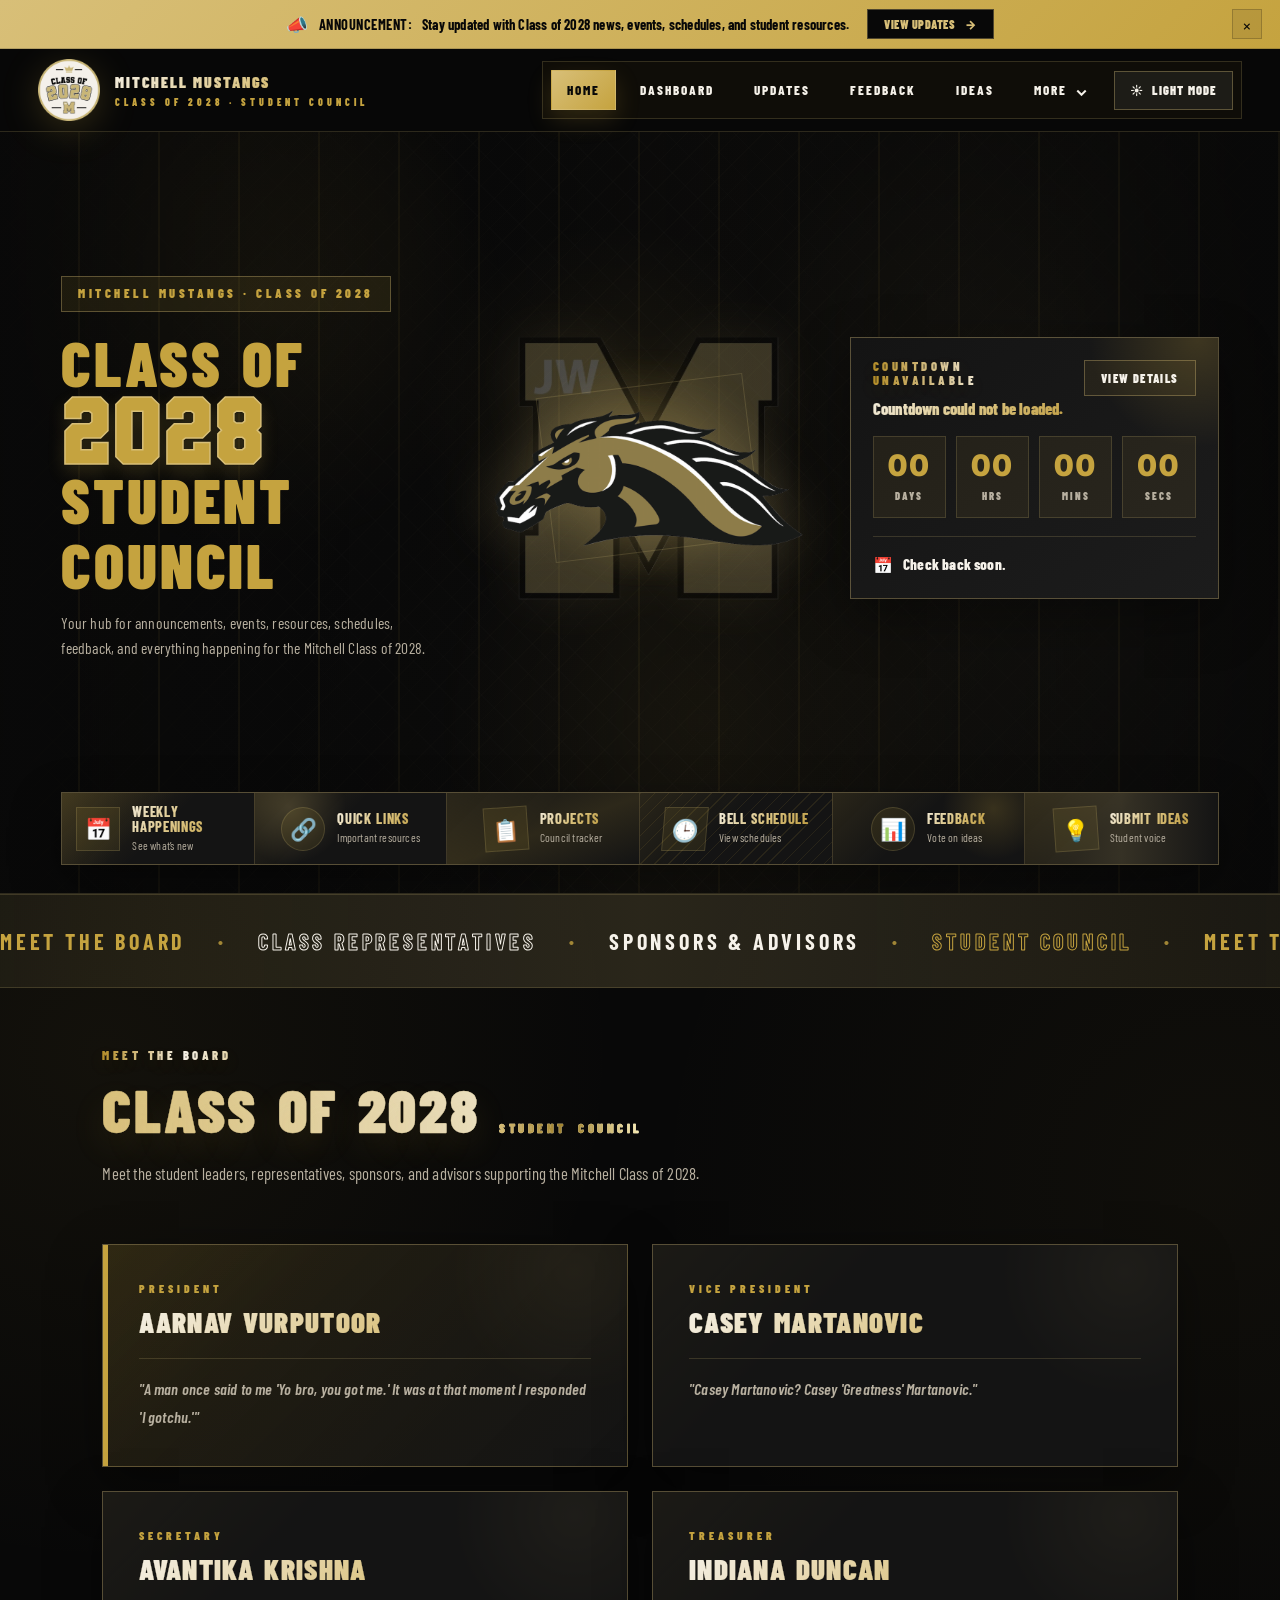
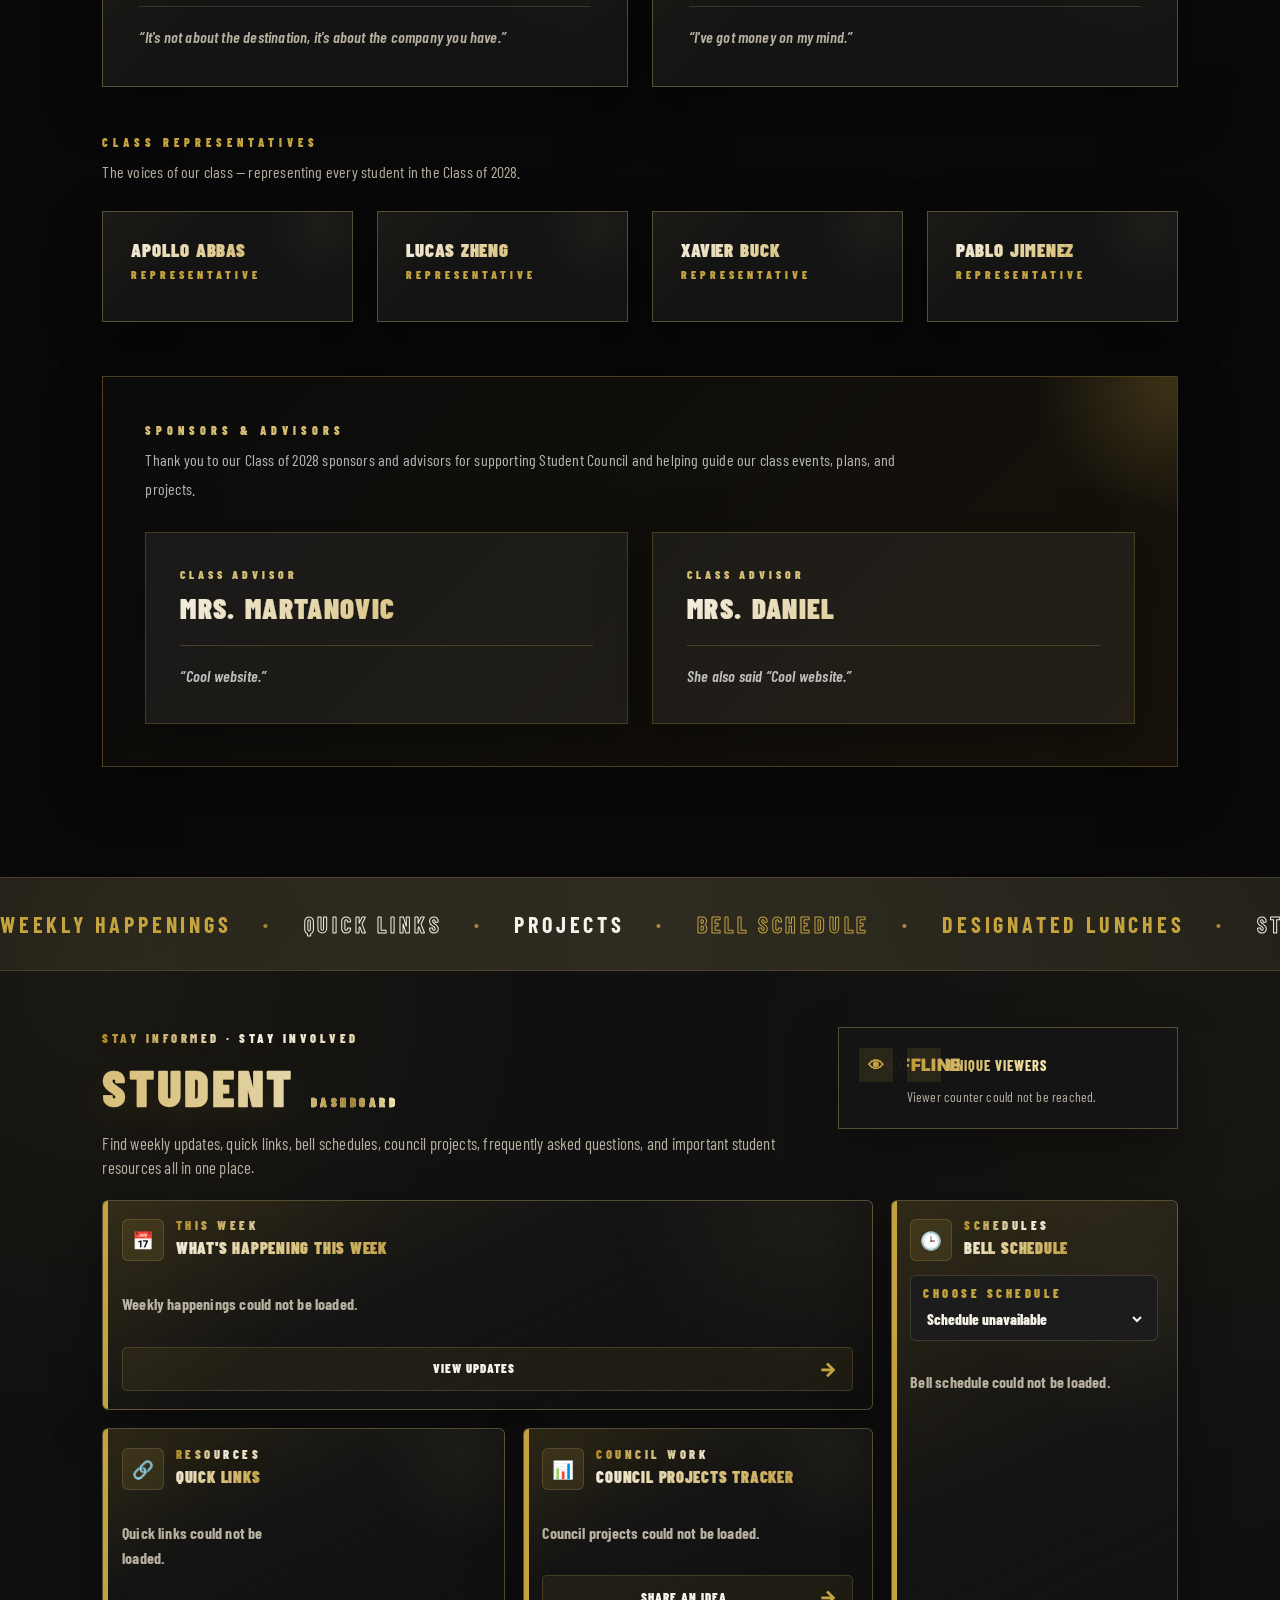
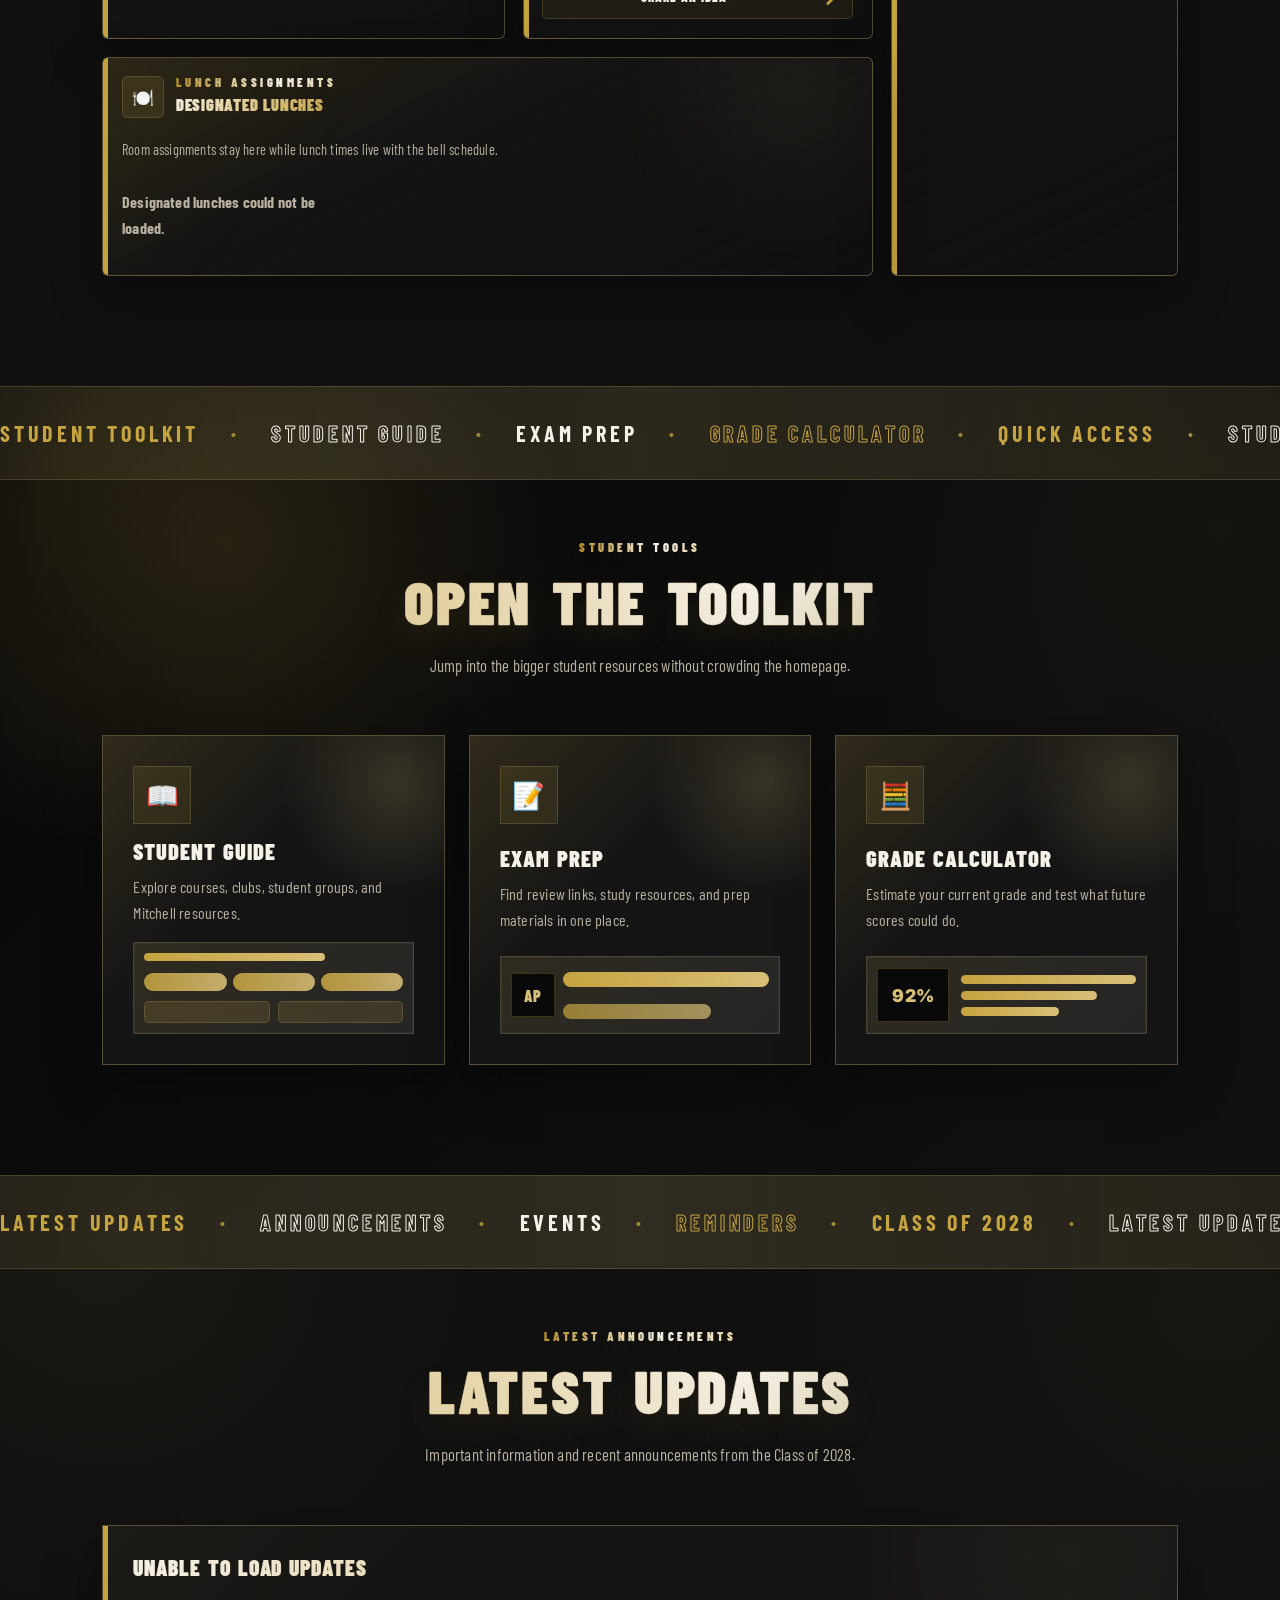
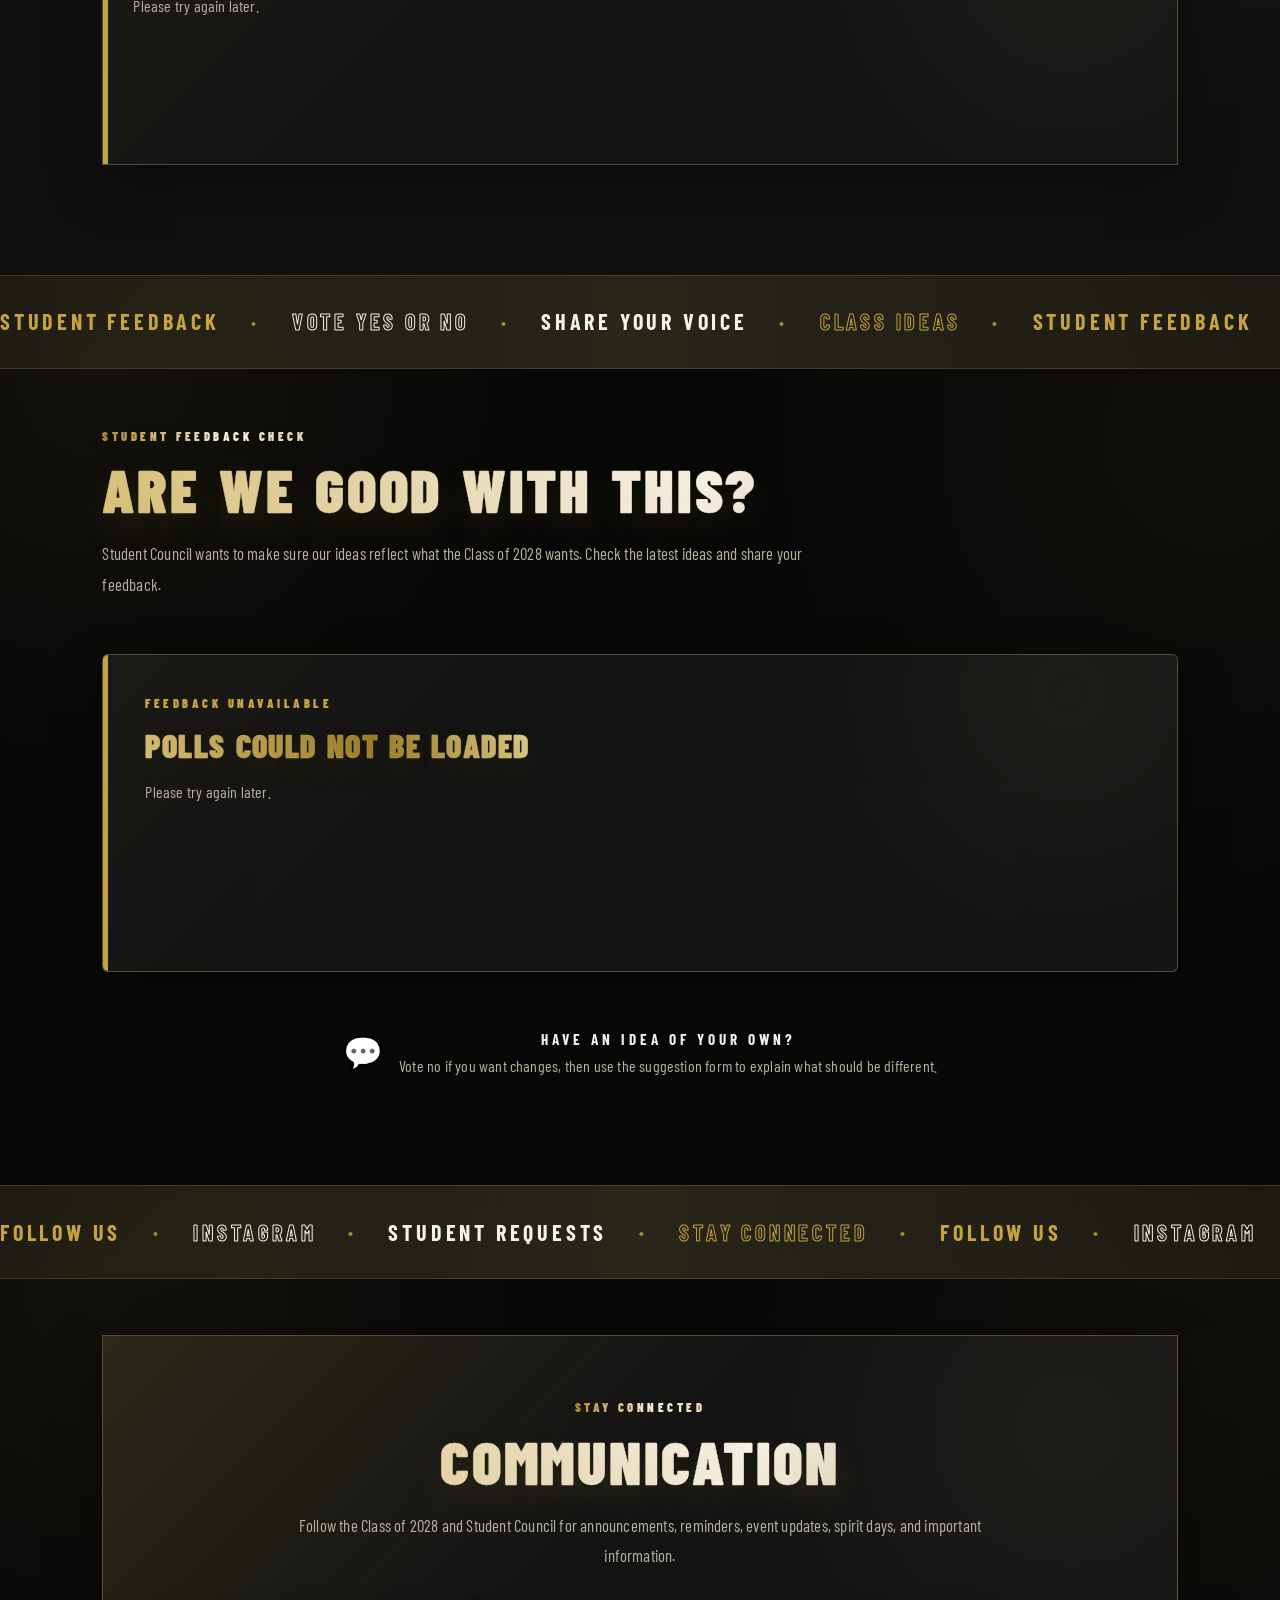
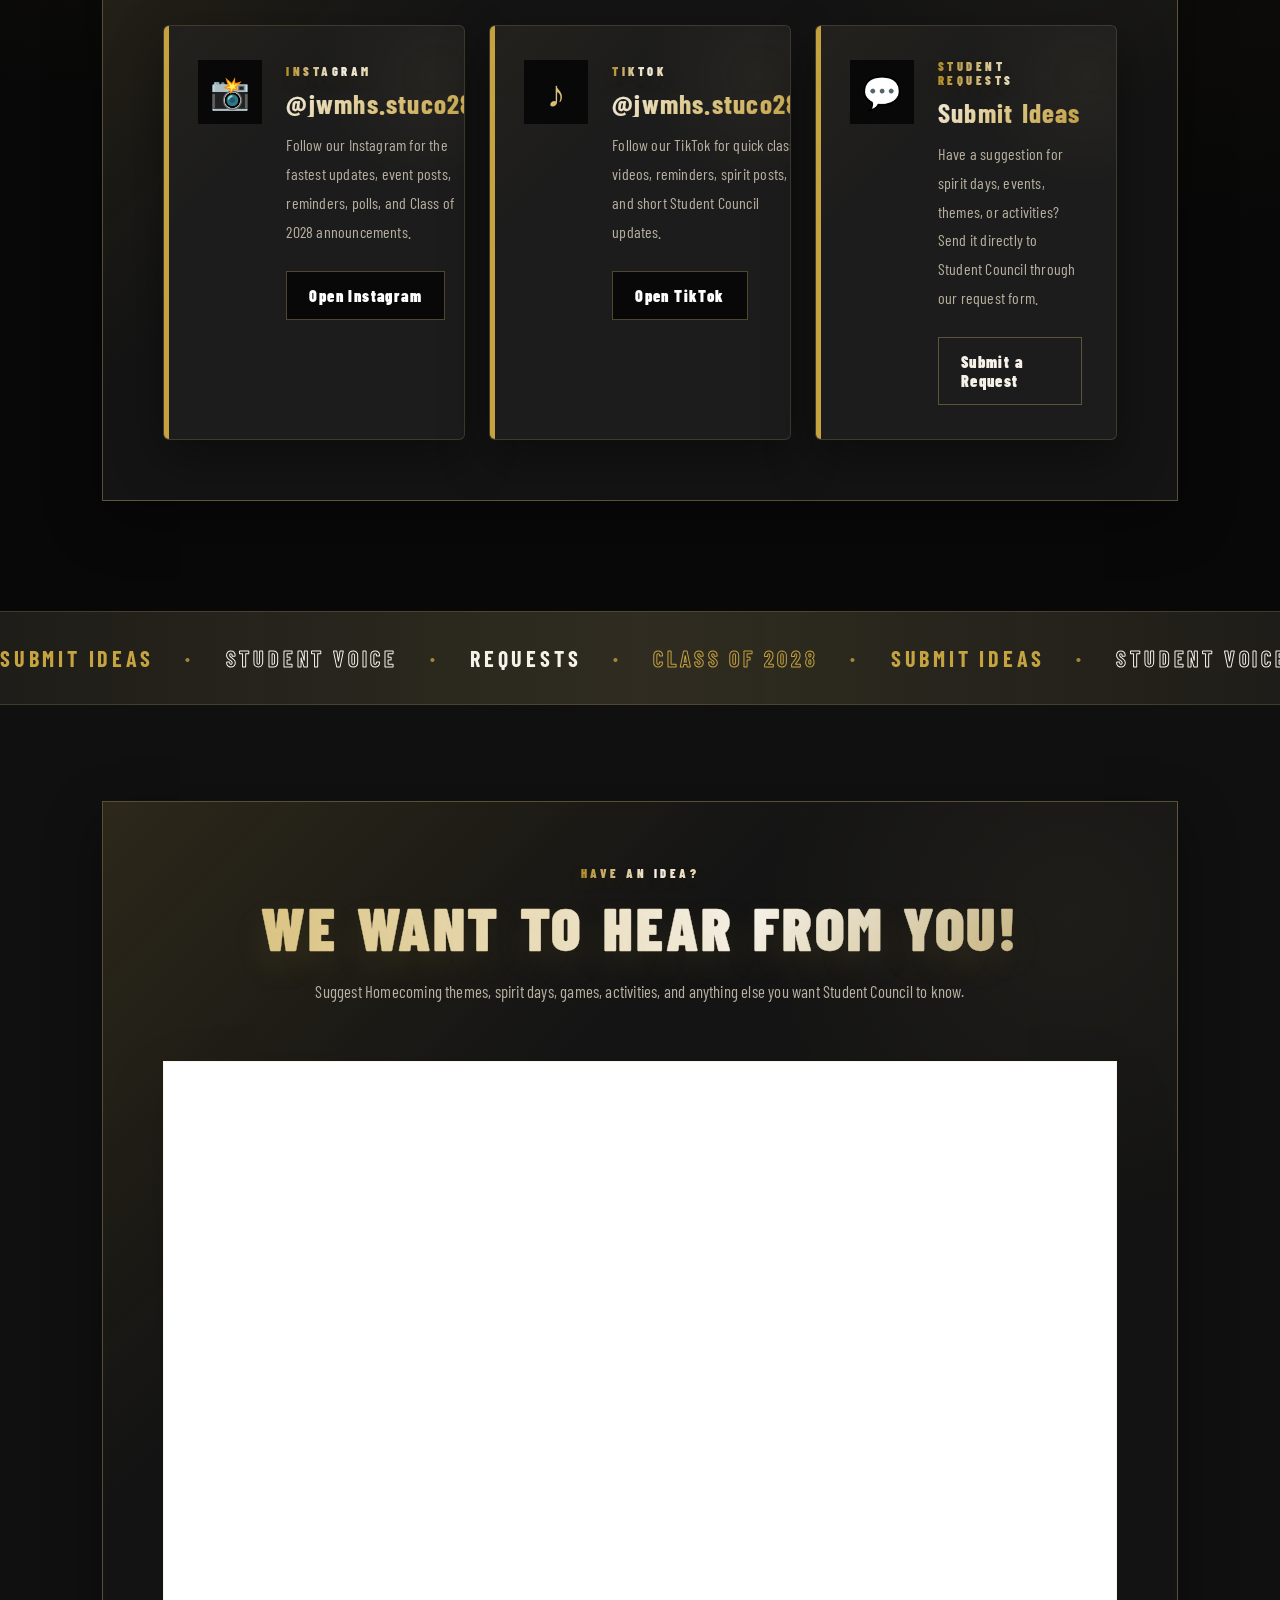
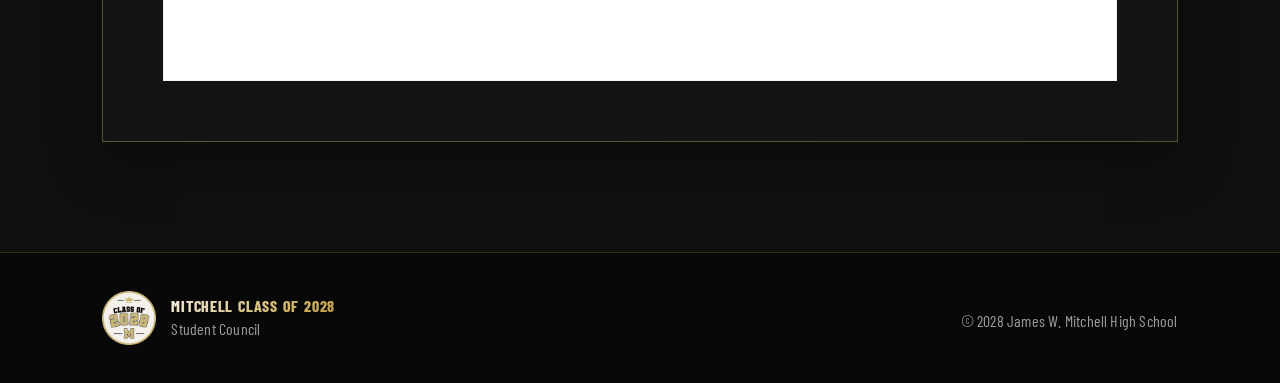
<file: index.html>
<!DOCTYPE html>
<html lang="en">

<head>

  <meta charset="UTF-8"/>
  <meta name="viewport" content="width=device-width, initial-scale=1.0"/>

  <title>Mitchell Class of 2028</title>

  <link rel="icon" type="image/png" href="favicon.png">

  <link rel="stylesheet" href="style.css"/>

  <style>
    /* =========================================================
       MARQUEE FIXES
       - Removes old top marquee section from the page
       - Moves generated section marquees to the TOP of each section
       - Makes each marquee bar and text taller
    ========================================================= */

    .section{
      padding-top:190px;
      padding-bottom:110px;
    }

    .section-ticker{
      top:0;
      bottom:auto;
      min-height:92px;
      display:flex;
      align-items:center;
      border-top:1px solid var(--border-soft);
      border-bottom:1px solid var(--border-soft);
    }

    .section-ticker-track{
      align-items:center;
    }

    .section-ticker-item{
      padding:29px 72px;
      font-size:1.38rem;
      font-weight:650;
      letter-spacing:3.8px;
      min-height:92px;
    }

    .request-section{
      padding-top:190px;
    }

    @media(max-width:768px){

      .section{
        padding-top:145px;
        padding-bottom:72px;
      }

      .section-ticker{
        min-height:76px;
      }

      .section-ticker-item{
        padding:23px 46px;
        font-size:1rem;
        letter-spacing:2.6px;
        min-height:76px;
      }

      .request-section{
        padding-top:145px;
      }

    }

    @media(max-width:520px){

      .section{
        padding-top:132px;
      }

      .section-ticker{
        min-height:68px;
      }

      .section-ticker-item{
        padding:20px 36px;
        font-size:.9rem;
        letter-spacing:2px;
        min-height:68px;
      }

      .request-section{
        padding-top:132px;
      }

    }
  </style>

  <link rel="preconnect" href="https://fonts.googleapis.com">
  <link rel="preconnect" href="https://fonts.gstatic.com" crossorigin>

  <link href="https://fonts.googleapis.com/css2?family=Barlow+Condensed:wght@400;500;600;700;800;900&family=Graduate&family=Inter:wght@400;500;600;700;800;900&display=swap" rel="stylesheet">

</head>

<body>

<!-- =========================
     ANNOUNCEMENT BAR
========================= -->

<div class="makeover-alert" id="makeover-alert">

  <div class="makeover-alert-inner">

    <div class="makeover-alert-message">

      <span>📣</span>

      <strong>Announcement:</strong>

      <p>
        Stay updated with Class of 2028 news, events, schedules, and student resources.
      </p>

    </div>

    <a href="#events" class="makeover-alert-btn">
      View Updates
      <span>→</span>
    </a>

    <button class="makeover-alert-close" id="makeover-alert-close" type="button" aria-label="Close announcement">
      ×
    </button>

  </div>

</div>

<!-- =========================
     NAVBAR
========================= -->

<header class="site-header" id="home">

  <nav class="top-nav">

    <a href="index.html" class="brand">

      <img src="images/logo.png" class="logo" alt="Class of 2028 Logo">

      <div class="brand-text">
        <h2>Mitchell Mustangs</h2>
        <p>CLASS OF 2028 · STUDENT COUNCIL</p>
      </div>

    </a>

    <button class="mobile-theme-toggle" id="mobile-theme-toggle" type="button" aria-label="Toggle dark mode">
      <span id="mobile-theme-toggle-icon">🌙</span>
      <strong id="mobile-theme-toggle-text">Dark</strong>
    </button>

    <button class="mobile-menu-toggle" id="mobile-menu-toggle" type="button" aria-label="Open menu">
      <span></span>
      <span></span>
      <span></span>
    </button>

    <div class="nav-tabs" id="nav-tabs">

      <a href="index.html" class="tab active">
        Home
      </a>

      <a href="#dashboard" class="tab">
        Dashboard
      </a>

      <a href="#events" class="tab">
        Updates
      </a>

      <a href="#feedback" class="tab">
        Feedback
      </a>

      <a href="#requests" class="tab">
        Ideas
      </a>

      <div class="more-menu" id="more-menu">

        <button class="more-menu-toggle" id="more-menu-toggle" type="button" aria-expanded="false">
          More
          <span>⌄</span>
        </button>

        <div class="more-menu-panel" id="more-menu-panel">

          <a href="#council" class="tab more-menu-link">
            Council
          </a>

          <a href="student-guide.html" class="tab more-menu-link">
            Student Guide
          </a>

          <a href="exam-prep.html" class="tab more-menu-link">
            Exam Prep
          </a>

          <a href="calculator.html" class="tab more-menu-link">
            Calculator
          </a>

          <a href="#communication" class="tab more-menu-link">
            Follow Us
          </a>

        </div>

      </div>

      <button class="theme-toggle" id="theme-toggle" type="button" aria-label="Toggle dark mode">
        <span id="theme-toggle-icon">🌙</span>
        <span id="theme-toggle-text">Dark Mode</span>
      </button>

    </div>

  </nav>

  <div class="mobile-menu-panel" id="mobile-menu-panel">

    <a href="index.html" class="mobile-menu-link active">
      Home
    </a>

    <a href="#council" class="mobile-menu-link">
      Council
    </a>

    <a href="#dashboard" class="mobile-menu-link">
      Dashboard
    </a>

    <a href="#events" class="mobile-menu-link">
      Updates
    </a>

    <a href="#feedback" class="mobile-menu-link">
      Feedback
    </a>

    <a href="student-guide.html" class="mobile-menu-link">
      Student Guide
    </a>

    <a href="exam-prep.html" class="mobile-menu-link">
      Exam Prep
    </a>

    <a href="calculator.html" class="mobile-menu-link">
      Calculator
    </a>

    <a href="#communication" class="mobile-menu-link">
      Follow Us
    </a>

    <a href="#requests" class="mobile-menu-link">
      Ideas
    </a>

  </div>

</header>

<!-- =========================
     HERO
========================= -->

<section class="hero-clean">

  <div class="hero-bg"></div>

  <div class="hero-inner makeover-hero-inner">

    <div class="makeover-hero-left">

      <div class="makeover-hero-kicker">
        Mitchell Mustangs · Class of 2028
      </div>

      <h1>
        <span class="hero-title-line">Class of <span class="varsity-year">2028</span></span>
        <span>Student Council</span>
      </h1>

      <p>
        Your hub for announcements, events, resources, schedules, feedback,
        and everything happening for the Mitchell Class of 2028.
      </p>

    </div>

    <div class="makeover-hero-center">

      <div class="makeover-logo-stack">

        <img src="images/mitchell-m.png" alt="Mitchell M logo" class="makeover-m-logo">

        <img src="images/mustang.png" alt="Mitchell Mustang logo" class="makeover-mustang-logo">

      </div>

    </div>

    <div class="makeover-hero-right">

      <div class="hero-countdown-card" id="hero-countdown-card">

        <div class="hero-countdown-top">

          <div>
            <span id="hero-countdown-label">
              COUNTDOWN
            </span>

            <h3 id="hero-countdown-title">
              Loading countdown...
            </h3>
          </div>

          <a href="#events" id="hero-countdown-button" class="hero-countdown-btn">
            View Details
          </a>

        </div>

        <div class="hero-countdown-grid">

          <div class="hero-countdown-box">
            <strong id="hero-countdown-days">00</strong>
            <p>Days</p>
          </div>

          <div class="hero-countdown-box">
            <strong id="hero-countdown-hours">00</strong>
            <p>Hrs</p>
          </div>

          <div class="hero-countdown-box">
            <strong id="hero-countdown-minutes">00</strong>
            <p>Mins</p>
          </div>

          <div class="hero-countdown-box">
            <strong id="hero-countdown-seconds">00</strong>
            <p>Secs</p>
          </div>

        </div>

        <div class="hero-countdown-date">
          <span>📅</span>
          <p id="hero-countdown-date-label">
            Date loading...
          </p>
        </div>

      </div>

    </div>

  </div>

  <div class="makeover-quick-strip">

    <a href="#dashboard" class="makeover-strip-card">
      <span>📅</span>
      <div>
        <strong>Weekly Happenings</strong>
        <p>See what’s new</p>
      </div>
    </a>

    <a href="#dashboard" class="makeover-strip-card">
      <span>🔗</span>
      <div>
        <strong>Quick Links</strong>
        <p>Important resources</p>
      </div>
    </a>

    <a href="#dashboard" class="makeover-strip-card">
      <span>📋</span>
      <div>
        <strong>Projects</strong>
        <p>Council tracker</p>
      </div>
    </a>

    <a href="#dashboard" class="makeover-strip-card">
      <span>🕒</span>
      <div>
        <strong>Bell Schedule</strong>
        <p>View schedules</p>
      </div>
    </a>

    <a href="#feedback" class="makeover-strip-card">
      <span>📊</span>
      <div>
        <strong>Feedback</strong>
        <p>Vote on ideas</p>
      </div>
    </a>

    <a href="#requests" class="makeover-strip-card">
      <span>💡</span>
      <div>
        <strong>Submit Ideas</strong>
        <p>Student voice</p>
      </div>
    </a>

  </div>

</section>

<!-- =========================
     MOBILE HOME PREVIEW LINKS
========================= -->

<section class="mobile-home-preview" aria-label="Mobile homepage shortcuts">

  <div class="mobile-preview-group">

    <div class="mobile-preview-heading">

      <div>
        <span>👥</span>
        <h2>Student Council</h2>
      </div>

      <a href="#council">
        View All &rarr;
      </a>

    </div>

    <div class="mobile-preview-grid">

      <a href="#council" class="mobile-preview-card">
        <span>🏛️</span>
        <div>
          <h3>Meet Your Council</h3>
          <p>View officers, representatives, sponsors, and advisors.</p>
        </div>
      </a>

      <a href="#requests" class="mobile-preview-card">
        <span>💬</span>
        <div>
          <h3>Share Your Voice</h3>
          <p>Submit ideas, requests, and feedback to Student Council.</p>
        </div>
      </a>

    </div>

  </div>

  <div class="mobile-preview-group">

    <div class="mobile-preview-heading">

      <div>
        <span>▦</span>
        <h2>Student Dashboard</h2>
      </div>

      <a href="#dashboard">
        View All &rarr;
      </a>

    </div>

    <div class="mobile-preview-grid three">

      <a href="#dashboard" class="mobile-preview-card">
        <span>📋</span>
        <div>
          <h3>What’s Happening This Week</h3>
          <p>Your weekly rundown of events and activities.</p>
        </div>
      </a>

      <a href="#dashboard" class="mobile-preview-card">
        <span>🔔</span>
        <div>
          <h3>Bell Schedule</h3>
          <p>View regular, activity, pep rally, and early release schedules.</p>
        </div>
      </a>

      <a href="#dashboard" class="mobile-preview-card">
        <span>🔗</span>
        <div>
          <h3>Quick Links</h3>
          <p>Access school tools, resources, and forms.</p>
        </div>
      </a>

    </div>

  </div>

</section>

<!-- =========================
     COUNCIL
========================= -->

<section class="section council-clean" id="council">

  <div class="section-heading left">

    <span>MEET THE BOARD</span>

    <h2>
      Class of 2028
      <span>Student Council</span>
    </h2>

    <p>
      Meet the student leaders, representatives, sponsors, and advisors
      supporting the Mitchell Class of 2028.
    </p>

  </div>

  <div class="council-clean-grid">

    <div class="council-clean-card featured">
      <p>President</p>
      <h3>Aarnav Vurputoor</h3>
      <blockquote>
        "A man once said to me 'Yo bro, you got me.' It was at that moment I responded 'I gotchu.'"
      </blockquote>
    </div>

    <div class="council-clean-card">
      <p>Vice President</p>
      <h3>Casey Martanovic</h3>
      <blockquote>
        "Casey Martanovic? Casey 'Greatness' Martanovic."
      </blockquote>
    </div>

    <div class="council-clean-card">
      <p>Secretary</p>
      <h3>Avantika Krishna</h3>
      <blockquote>
        “It's not about the destination, it's about the company you have.”
      </blockquote>
    </div>

    <div class="council-clean-card">
      <p>Treasurer</p>
      <h3>Indiana Duncan</h3>
      <blockquote>
        “I've got money on my mind.”
      </blockquote>
    </div>

  </div>

  <div class="representatives-block">

    <span>CLASS REPRESENTATIVES</span>

    <p>
      The voices of our class — representing every student in the Class of 2028.
    </p>

    <div class="rep-grid">

      <div class="rep-card">
        <h3>Apollo Abbas</h3>
        <p>Representative</p>
      </div>

      <div class="rep-card">
        <h3>Lucas Zheng</h3>
        <p>Representative</p>
      </div>

      <div class="rep-card">
        <h3>Xavier Buck</h3>
        <p>Representative</p>
      </div>

      <div class="rep-card">
        <h3>Pablo Jimenez</h3>
        <p>Representative</p>
      </div>

    </div>

  </div>

  <div class="advisors-block">

    <span>SPONSORS & ADVISORS</span>

    <p>
      Thank you to our Class of 2028 sponsors and advisors for supporting
      Student Council and helping guide our class events, plans, and projects.
    </p>

    <div class="advisor-grid">

      <div class="advisor-card">
        <p>Class Advisor</p>
        <h3>Mrs. Martanovic</h3>
        <blockquote>
          “Cool website.”
        </blockquote>
      </div>

      <div class="advisor-card">
        <p>Class Advisor</p>
        <h3>Mrs. Daniel</h3>
        <blockquote>
          She also said “Cool website.”
        </blockquote>
      </div>

    </div>

  </div>

</section>

<!-- =========================
     STUDENT DASHBOARD
========================= -->

<section class="section dashboard-section" id="dashboard">

  <div class="dashboard-shell">

    <div class="dashboard-heading-row">

      <div class="section-heading left">

        <span>STAY INFORMED · STAY INVOLVED</span>

        <h2>
          Student
          <span>Dashboard</span>
        </h2>

        <p>
          Find weekly updates, quick links, bell schedules, council projects,
          frequently asked questions, and important student resources all in one place.
        </p>

      </div>

      <div class="dashboard-save-card viewer-counter-card">

        <span>👁</span>

        <div>
          <h3><span id="viewer-count">--</span> Unique Viewers</h3>
          <p id="viewer-count-status">Connect Google Sheets to turn on live counting.</p>
        </div>

      </div>

    </div>

    <div class="dashboard-grid">

      <!-- WEEKLY HAPPENINGS -->

      <div class="dashboard-card weekly-card">

        <div class="dashboard-card-header">

          <div class="dashboard-icon">
            📅
          </div>

          <div>
            <span>THIS WEEK</span>
            <h3>What's Happening This Week</h3>
          </div>

        </div>

        <div id="weekly-happenings-container" class="weekly-list">

          <div class="dashboard-loading">
            Loading weekly happenings...
          </div>

        </div>

        <a href="#events" class="dashboard-card-link">
          View Updates
          <span>→</span>
        </a>

      </div>

      <!-- QUICK LINKS -->

      <div class="dashboard-card quick-links-card">

        <div class="dashboard-card-header">

          <div class="dashboard-icon">
            🔗
          </div>

          <div>
            <span>RESOURCES</span>
            <h3>Quick Links</h3>
          </div>

        </div>

        <div id="quick-links-container" class="quick-links-grid">

          <div class="dashboard-loading">
            Loading quick links...
          </div>

        </div>

      </div>

      <!-- COUNCIL PROJECTS TRACKER -->

      <div class="dashboard-card projects-card">

        <div class="dashboard-card-header">

          <div class="dashboard-icon">
            📊
          </div>

          <div>
            <span>COUNCIL WORK</span>
            <h3>Council Projects Tracker</h3>
          </div>

        </div>

        <div id="projects-container" class="project-list">

          <div class="dashboard-loading">
            Loading council projects...
          </div>

        </div>

        <a href="#requests" class="dashboard-card-link">
          Share An Idea
          <span>→</span>
        </a>

      </div>

      <!-- BELL SCHEDULE -->

      <div class="dashboard-card bell-card">

        <div class="dashboard-card-header">

          <div class="dashboard-icon">
            🕒
          </div>

          <div>
            <span>SCHEDULES</span>
            <h3>Bell Schedule</h3>
          </div>

        </div>

        <div class="bell-select-wrap">

          <label for="bell-schedule-select">
            Choose Schedule
          </label>

          <select id="bell-schedule-select">
            <option value="">Loading schedules...</option>
          </select>

        </div>

        <div id="bell-lunch-times-container" class="bell-lunch-times">

          <div class="dashboard-loading">
            Loading lunch times...
          </div>

        </div>

        <div id="bell-schedule-container" class="bell-schedule-list">

          <div class="dashboard-loading">
            Loading bell schedule...
          </div>

        </div>

      </div>

      <!-- DESIGNATED LUNCHES -->

      <div class="dashboard-card lunch-card">

        <div class="dashboard-card-header">

          <div class="dashboard-icon">
            🍽️
          </div>

          <div>
            <span>LUNCH ASSIGNMENTS</span>
            <h3>Designated Lunches</h3>
          </div>

        </div>

        <p class="lunch-card-intro">
          Room assignments stay here while lunch times live with the bell schedule.
        </p>

        <div id="designated-lunches-container" class="designated-lunch-list">

          <div class="dashboard-loading">
            Loading designated lunches...
          </div>

        </div>

      </div>

    </div>

  </div>

</section>

<!-- =========================
     STUDENT TOOLS LAUNCH
========================= -->

<section class="section tools-launch-section" id="student-tools">

  <div class="section-heading center">

    <span>STUDENT TOOLS</span>

    <h2>
      Open The Toolkit
    </h2>

    <p>
      Jump into the bigger student resources without crowding the homepage.
    </p>

  </div>

  <div class="tools-launch-grid">

    <a href="student-guide.html" class="tools-launch-card">
      <span>📖</span>
      <div>
        <strong>Student Guide</strong>
        <p>Explore courses, clubs, student groups, and Mitchell resources.</p>
      </div>
      <div class="tool-preview guide-tool-preview" aria-hidden="true">
        <div class="preview-line wide"></div>
        <div class="preview-chip-row">
          <i></i>
          <i></i>
          <i></i>
        </div>
        <div class="preview-split">
          <span></span>
          <span></span>
        </div>
      </div>
    </a>

    <a href="exam-prep.html" class="tools-launch-card">
      <span>📝</span>
      <div>
        <strong>Exam Prep</strong>
        <p>Find review links, study resources, and prep materials in one place.</p>
      </div>
      <div class="tool-preview exam-tool-preview" aria-hidden="true">
        <div class="preview-subject">AP</div>
        <div class="preview-resource"></div>
        <div class="preview-resource short"></div>
      </div>
    </a>

    <a href="calculator.html" class="tools-launch-card">
      <span>🧮</span>
      <div>
        <strong>Grade Calculator</strong>
        <p>Estimate your current grade and test what future scores could do.</p>
      </div>
      <div class="tool-preview calculator-tool-preview" aria-hidden="true">
        <div class="calc-mini-screen">92%</div>
        <div class="calc-mini-bars">
          <span></span>
          <span></span>
          <span></span>
        </div>
      </div>
    </a>

  </div>

</section>

<!-- =========================
     LIVE UPDATES
========================= -->

<section class="section events-clean" id="events">

  <div class="section-heading center">

    <span>LATEST ANNOUNCEMENTS</span>

    <h2>
      Latest Updates
    </h2>

    <p>
      Important information and recent announcements from the Class of 2028.
    </p>

  </div>

  <div id="events-container"></div>

</section>

<!-- =========================
     FEEDBACK POLLS
========================= -->

<section class="section feedback-section" id="feedback">

  <div class="section-heading left">

    <span>STUDENT FEEDBACK CHECK</span>

    <h2>
      Are We Good With This?
    </h2>

    <p>
      Student Council wants to make sure our ideas reflect what the Class of
      2028 wants. Check the latest ideas and share your feedback.
    </p>

  </div>

  <div id="featured-poll-container"></div>

  <div id="polls-container" class="poll-grid"></div>

  <div class="poll-bottom-note">

    <span>💬</span>

    <div>
      <h3>Have an idea of your own?</h3>
      <p>
        Vote no if you want changes, then use the suggestion form to explain
        what should be different.
      </p>
    </div>

  </div>

</section>

<!-- =========================
     STUDENT GUIDE
========================= -->

<section class="section student-guide-section" id="courses">

  <div class="student-guide-shell">

    <div class="guide-hero">

      <div class="guide-hero-icon">
        📖
      </div>

      <div>
        <span class="section-tag">STUDENT GUIDE</span>

        <h2>Student Guide</h2>

        <p>
          Your all-in-one resource for courses, clubs, organizations, and
          important student information at J. W. Mitchell High School.
        </p>
      </div>

    </div>

    <div class="guide-tabs">

      <button class="guide-tab active" data-guide-tab="courses">
        📚 Courses
      </button>

      <button class="guide-tab" data-guide-tab="clubs">
        👥 Clubs & Organizations
      </button>

      <button class="guide-tab" data-guide-tab="resources">
        🏛️ School Resources
      </button>

    </div>

    <!-- COURSES PANEL -->

    <div class="guide-panel active" id="courses-guide-panel">

      <div class="guide-search-row">

        <input
        type="text"
        id="course-search-input"
        placeholder="Search courses...">

      </div>

      <div class="guide-filters">

        <div class="guide-filter">
          <label>Course Type</label>
          <select id="course-type-filter">
            <option value="All">All Types</option>
          </select>
        </div>

        <div class="guide-filter">
          <label>Department</label>
          <select id="course-department-filter">
            <option value="All">All Departments</option>
          </select>
        </div>

        <div class="guide-filter">
          <label>Grade Level</label>
          <select id="course-grade-filter">
            <option value="All">All Grades</option>
          </select>
        </div>

      </div>

      <div class="guide-layout">

        <div class="course-list-area">

          <div id="course-list" class="course-list"></div>

        </div>

        <div id="course-detail-panel" class="course-detail-panel"></div>

      </div>

    </div>

    <!-- CLUBS PANEL -->

    <div class="guide-panel" id="clubs-guide-panel">

      <div class="guide-search-row">

        <input
        type="text"
        id="club-search-input"
        placeholder="Search clubs and student groups...">

      </div>

      <div class="guide-filters">

        <div class="guide-filter">
          <label>Group Type</label>
          <select id="club-type-filter">
            <option value="All">All Types</option>
          </select>
        </div>

        <div class="guide-filter">
          <label>Category</label>
          <select id="club-category-filter">
            <option value="All">All Categories</option>
          </select>
        </div>

        <div class="guide-filter">
          <label>Grade Level</label>
          <select id="club-grade-filter">
            <option value="All">All Grades</option>
          </select>
        </div>

      </div>

      <div class="guide-layout">

        <div class="course-list-area">

          <div id="club-list" class="course-list"></div>

        </div>

        <div id="club-detail-panel" class="course-detail-panel"></div>

      </div>

    </div>

    <!-- RESOURCES PANEL -->

    <div class="guide-panel" id="resources-guide-panel">

      <div class="resource-card-grid">

        <div class="resource-card">
          <span>📌</span>
          <h3>Graduation Info</h3>
          <p>
            Add graduation requirements, testing information, class resources,
            and important documents here.
          </p>
        </div>

        <div class="resource-card">
          <span>📝</span>
          <h3>Forms</h3>
          <p>
            Link student forms, request forms, council forms, and school
            resource documents.
          </p>
        </div>

        <div class="resource-card">
          <span>💡</span>
          <h3>Student Help</h3>
          <p>
            Add helpful information for tutoring, course selection, clubs, and
            student support.
          </p>
        </div>

      </div>

    </div>

    <div class="guide-footer-note">

      <div>
        <span class="note-icon">💡</span>
        <p>
          Course and club information is updated by student council and school
          staff. Have a question or see something missing?
        </p>
      </div>

      <a href="#requests" class="guide-request-btn">
        Submit a Request
      </a>

    </div>

  </div>

</section>

<!-- =========================
     AP EXAM PREP
========================= -->

<section class="section exam-prep-section" id="exam-prep">

  <div class="section-heading left">

    <span>EXAM PREP</span>

    <h2>
      Study
      <span>Resources</span>
    </h2>

    <p>
      Find AP exam review channels, playlists, practice resources, and study
      links organized by subject.
    </p>

  </div>

  <div id="exam-prep-container" class="exam-prep-list">

    <div class="dashboard-loading">
      Loading study resources...
    </div>

  </div>

</section>

<!-- =========================
     GRADE CALCULATOR
========================= -->

<section class="section grade-section" id="calculator">

  <div class="section-heading center">

    <span>TOOLS</span>

    <h2>Grade Calculator</h2>

    <p>
      Estimate your current grade and predict how future assignments could
      affect your final average.
    </p>

  </div>

  <div class="calculator-help-card">

    <div class="calculator-help-copy">
      <span>Don't know how it works?</span>
      <h3>Start with your category weights.</h3>
      <p>
        In MyStudent, open your class grades on the web version. Near the top,
        look for the category table that shows what percent of the grade each
        category is worth. Use those percentages here, then enter your points.
      </p>
    </div>

    <div class="weight-sample" aria-label="Sample category weight table">
      <div class="sample-cell sample-label">Percent of Grade</div>
      <div class="sample-cell sample-category">
        <strong>Core Learning</strong>
        <span>60%</span>
        <small>Example score</small>
      </div>
      <div class="sample-cell sample-category accent">
        <strong>Classwork</strong>
        <span>40%</span>
        <small>Example score</small>
      </div>
      <div class="sample-cell sample-label">Weighted Grade</div>
    </div>

  </div>

  <div class="grade-layout">

    <!-- LEFT SIDE -->

    <div class="grade-card glass-card">

      <div class="card-glow"></div>

      <h3 class="grade-heading">
        📖 Class Categories
      </h3>

      <div class="grade-labels">

        <span>Category Name</span>
        <span>Weight (%)</span>
        <span>Points Earned</span>
        <span></span>
        <span>Total Points</span>
        <span></span>

      </div>

      <div id="categories"></div>

      <button id="add-category" class="grade-btn">
        ➕ Add Category
      </button>

      <div class="final-grade-box">

        <div class="grade-icon">
          🏆
        </div>

        <div>

          <p>Current Grade</p>

          <h2 id="final-grade">
            0%
          </h2>

        </div>

      </div>

    </div>

    <!-- RIGHT SIDE -->

    <div class="grade-card glass-card">

      <div class="card-glow"></div>

      <h3 class="grade-heading">
        📈 Next Assignment Predictor
      </h3>

      <p class="grade-desc">
        Add the points for your next assignment to see how it affects your
        final grade.
      </p>

      <div class="input-group">

        <label>
          Assignment Points
        </label>

        <div class="fraction-group">

          <input
          type="number"
          id="next-earned"
          placeholder="Points Earned">

          <span>/</span>

          <input
          type="number"
          id="next-total"
          placeholder="Total Points">

        </div>

      </div>

      <div class="input-group">

        <label>
          Assignment Category
        </label>

        <select id="next-category"></select>

      </div>

      <button class="grade-btn predict-btn" id="predict-btn">
        🧮 Predict New Grade
      </button>

      <div class="prediction-box">

        <div class="grade-icon">
          🎯
        </div>

        <div>

          <p>Predicted Grade</p>

          <h2 id="predicted-grade">
            0%
          </h2>

        </div>

      </div>

    </div>

  </div>

</section>

<!-- =========================
     COMMUNICATION
========================= -->

<section class="section communication-section" id="communication">

  <div class="communication-box">

    <div class="section-heading center">

      <span>STAY CONNECTED</span>

      <h2>Communication</h2>

      <p>
        Follow the Class of 2028 and Student Council for announcements,
        reminders, event updates, spirit days, and important information.
      </p>

    </div>

    <div class="communication-grid">

      <div class="communication-card">

        <div class="communication-icon">
          📸
        </div>

        <div class="communication-content">

          <span class="communication-label">
            Instagram
          </span>

          <h3>@jwmhs.stuco28</h3>

          <p>
            Follow our Instagram for the fastest updates, event posts,
            reminders, polls, and Class of 2028 announcements.
          </p>

          <a
          href="https://www.instagram.com/jwmhs.stuco28/"
          target="_blank"
          rel="noopener noreferrer"
          class="communication-btn">
            Open Instagram
          </a>

        </div>

      </div>

      <div class="communication-card">

        <div class="communication-icon tiktok-icon">
          ♪
        </div>

        <div class="communication-content">

          <span class="communication-label">
            TikTok
          </span>

          <h3>@jwmhs.stuco28</h3>

          <p>
            Follow our TikTok for quick class videos, reminders, spirit posts,
            and short Student Council updates.
          </p>

          <a
          href="https://www.tiktok.com/@jwmhs.stuco28"
          target="_blank"
          rel="noopener noreferrer"
          class="communication-btn">
            Open TikTok
          </a>

        </div>

      </div>

      <div class="communication-card">

        <div class="communication-icon">
          💬
        </div>

        <div class="communication-content">

          <span class="communication-label">
            Student Requests
          </span>

          <h3>Submit Ideas</h3>

          <p>
            Have a suggestion for spirit days, events, themes, or activities?
            Send it directly to Student Council through our request form.
          </p>

          <a href="#requests" class="communication-btn secondary">
            Submit a Request
          </a>

        </div>

      </div>

    </div>

  </div>

</section>

<!-- =========================
     REQUESTS
========================= -->

<section class="request-section" id="requests">

  <div class="request-box">

    <div class="section-heading center">

      <span>HAVE AN IDEA?</span>

      <h2>We Want To Hear From You!</h2>

      <p>
        Suggest Homecoming themes, spirit days, games, activities, and anything
        else you want Student Council to know.
      </p>

    </div>

    <div class="form-container">

      <iframe
      src="https://docs.google.com/forms/d/e/1FAIpQLSflq_k9AIgocK_yMFeETAp02sRQX3W2fS7GE5FRQGRaU2WZ8g/viewform?embedded=true"
      frameborder="0"
      marginheight="0"
      marginwidth="0">

      Loading...

      </iframe>

    </div>

  </div>

</section>

<!-- =========================
     FOOTER
========================= -->

<footer class="site-footer">

  <div class="footer-brand">

    <img src="images/logo.png" alt="Class of 2028 Logo">

    <div>
      <h3>Mitchell Class of 2028</h3>
      <p>Student Council</p>
    </div>

  </div>

  <p>
    © 2028 James W. Mitchell High School
  </p>

</footer>

<!-- =========================
     MOBILE QUICK MENU
========================= -->

<nav class="mobile-bottom-nav" aria-label="Mobile quick navigation">

  <a href="#home" class="mobile-bottom-link active">
    <span>🏠</span>
    <p>Home</p>
  </a>

  <a href="#events" class="mobile-bottom-link">
    <span>📣</span>
    <p>Updates</p>
  </a>

  <a href="#dashboard" class="mobile-bottom-link">
    <span>▦</span>
    <p>Dashboard</p>
  </a>

  <a href="#feedback" class="mobile-bottom-link">
    <span>📊</span>
    <p>Polls</p>
  </a>

  <a href="#requests" class="mobile-bottom-link">
    <span>💡</span>
    <p>Ideas</p>
  </a>

</nav>

<script src="script.js?v=bell-all-lunches-20260516"></script>

<script data-goatcounter="https://jwmhs2028.goatcounter.com/count"
        async src="//gc.zgo.at/count.js"></script>

</body>
</html>
</file>
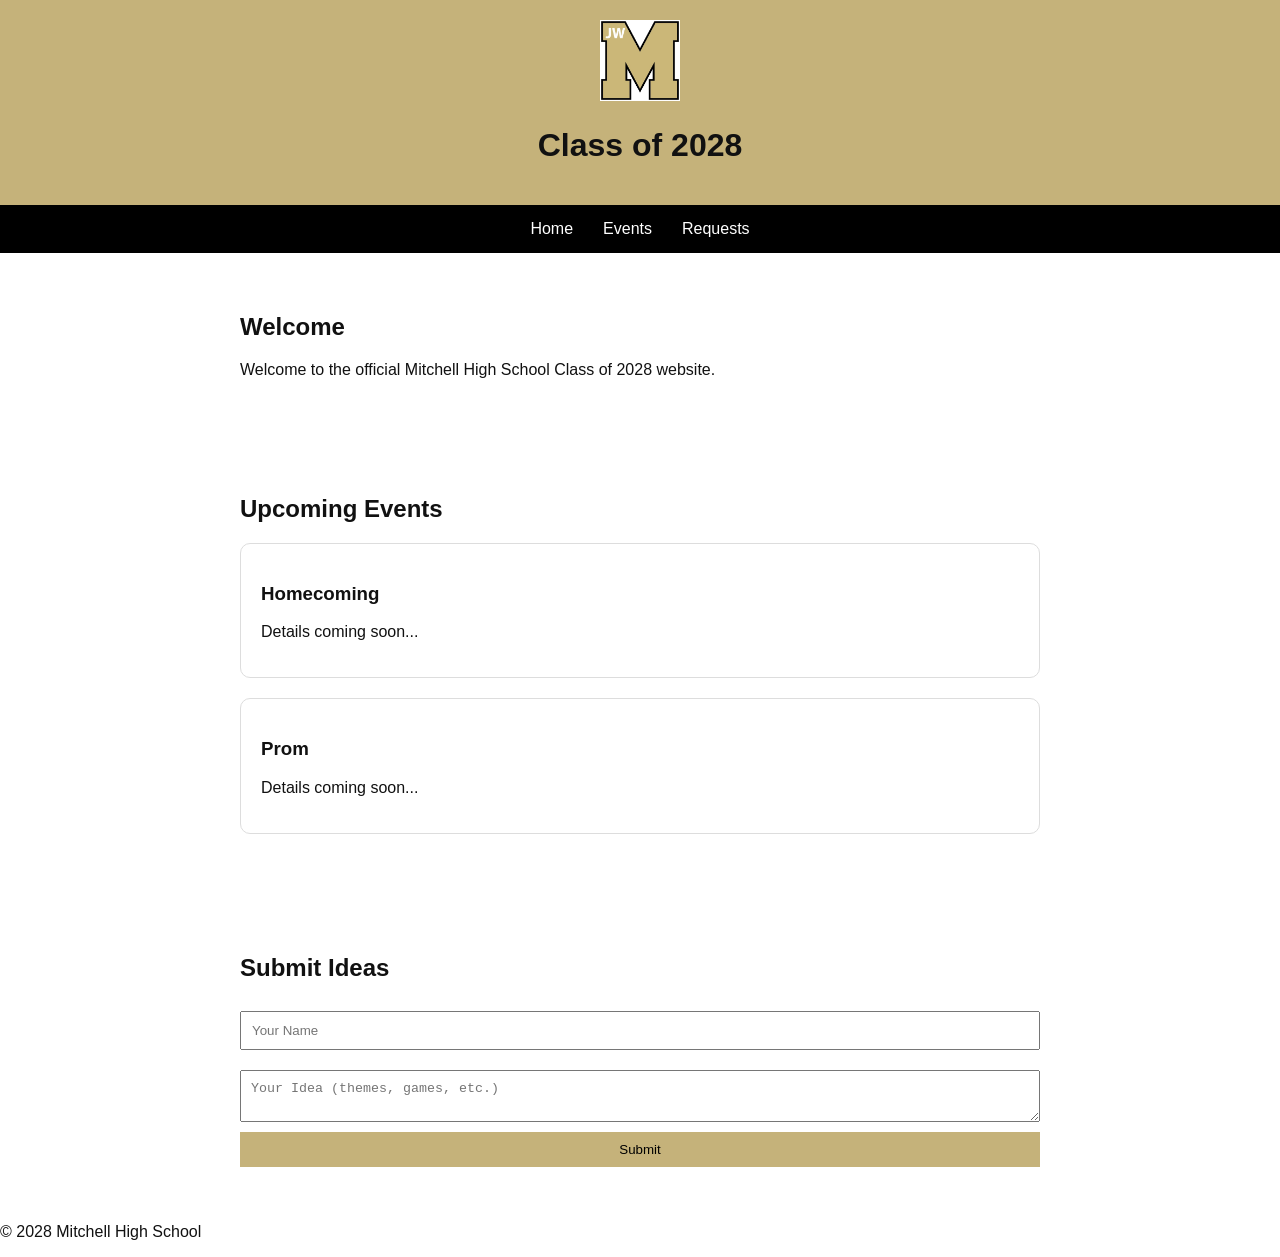
<file: mitchell-2028/index.html>
<!DOCTYPE html>
<html lang="en">
<head>
  <meta charset="UTF-8">
  <title>Mitchell Class of 2028</title>
  <link rel="stylesheet" href="style.css">
</head>
<body>

<header>
  <img src="images/logo.png" class="logo">
  <h1>Class of 2028</h1>
</header>

<nav>
  <a href="#home">Home</a>
  <a href="#events">Events</a>
  <a href="#request">Requests</a>
</nav>

<section id="home">
  <h2>Welcome</h2>
  <p>Welcome to the official Mitchell High School Class of 2028 website.</p>
</section>

<section id="events">
  <h2>Upcoming Events</h2>

  <div class="card">
    <h3>Homecoming</h3>
    <p>Details coming soon...</p>
  </div>

  <div class="card">
    <h3>Prom</h3>
    <p>Details coming soon...</p>
  </div>

</section>

<section id="request">
  <h2>Submit Ideas</h2>

  <form name="requests" method="POST" data-netlify="true">
    <input type="hidden" name="form-name" value="requests">

    <input type="text" name="name" placeholder="Your Name" required>
    <textarea name="idea" placeholder="Your Idea (themes, games, etc.)" required></textarea>

    <button type="submit">Submit</button>
  </form>
</section>

<footer>
  <p>© 2028 Mitchell High School</p>
</footer>

</body>
</html>
</file>
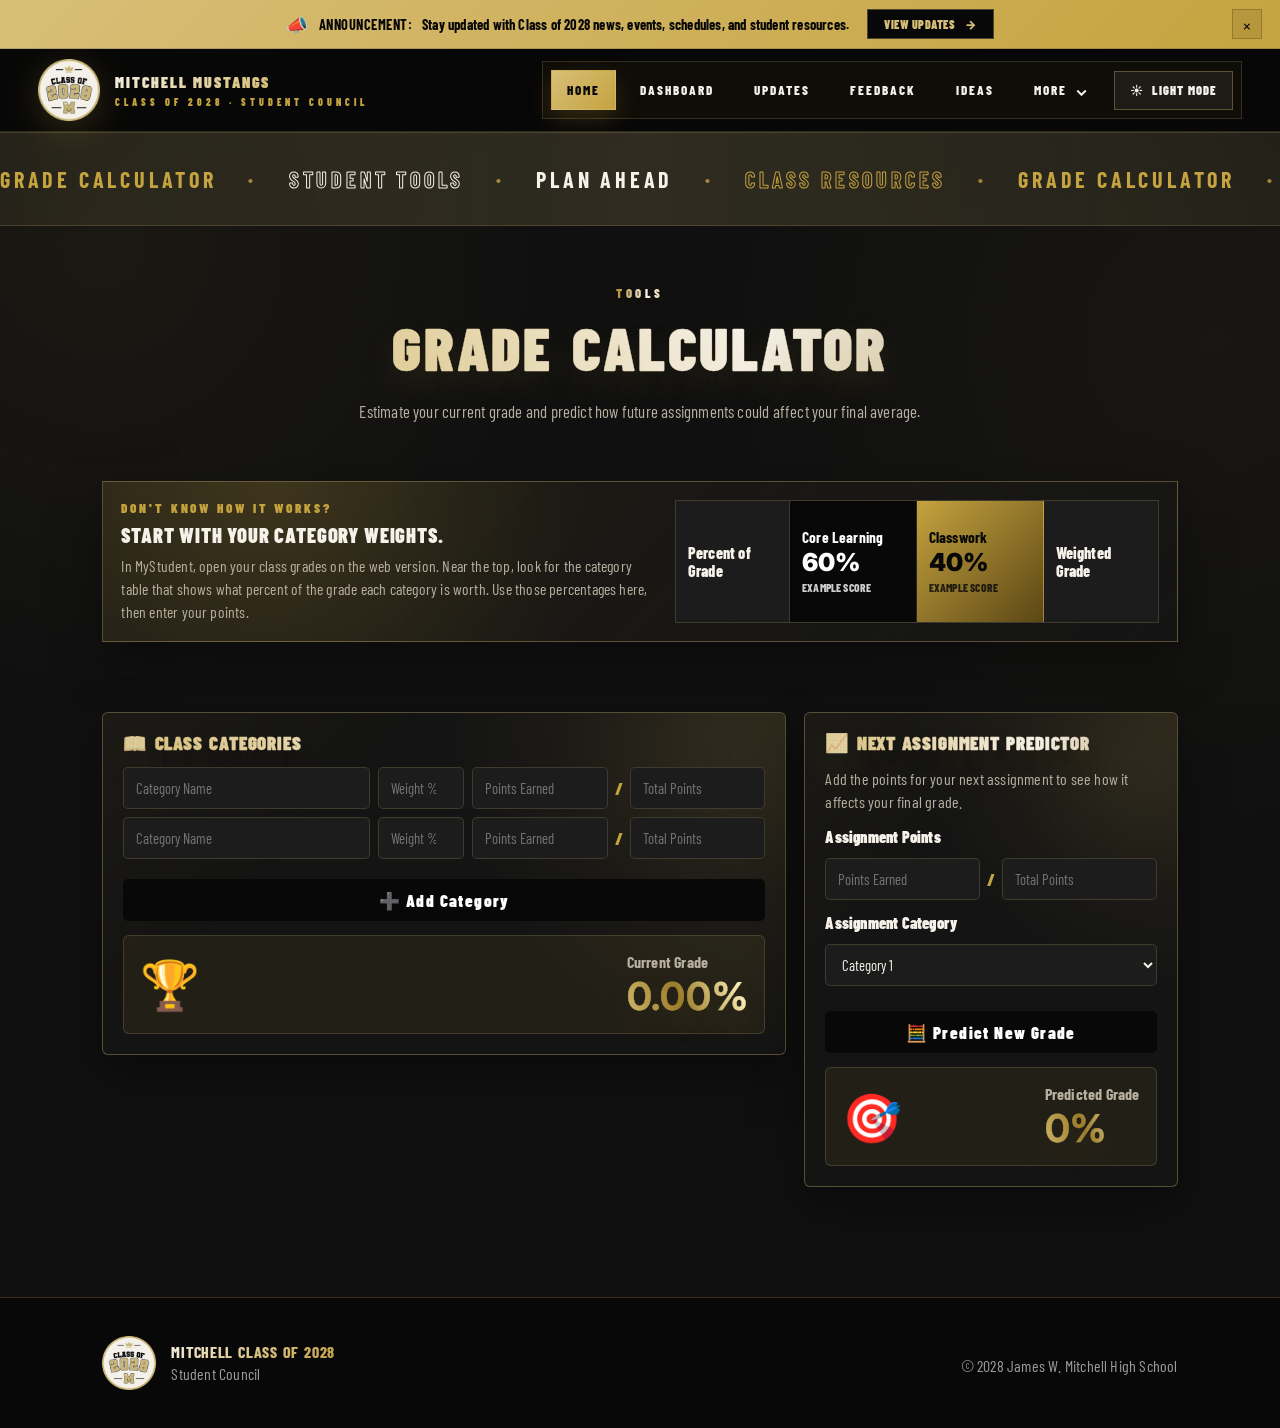
<file: calculator.html>
<!DOCTYPE html>
<html lang="en">

<head>

  <meta charset="UTF-8"/>
  <meta name="viewport" content="width=device-width, initial-scale=1.0"/>

  <title>Grade Calculator | Mitchell Class of 2028</title>

  <link rel="icon" type="image/png" href="favicon.png">

  <link rel="stylesheet" href="style.css"/>

  <style>
    /* =========================================================
       MARQUEE FIXES
       - Removes old top marquee section from the page
       - Moves generated section marquees to the TOP of each section
       - Makes each marquee bar and text taller
    ========================================================= */

    .section{
      padding-top:190px;
      padding-bottom:110px;
    }

    .section-ticker{
      top:0;
      bottom:auto;
      min-height:92px;
      display:flex;
      align-items:center;
      border-top:1px solid var(--border-soft);
      border-bottom:1px solid var(--border-soft);
    }

    .section-ticker-track{
      align-items:center;
    }

    .section-ticker-item{
      padding:29px 72px;
      font-size:1.38rem;
      font-weight:650;
      letter-spacing:3.8px;
      min-height:92px;
    }

    .request-section{
      padding-top:190px;
    }

    @media(max-width:768px){

      .section{
        padding-top:145px;
        padding-bottom:72px;
      }

      .section-ticker{
        min-height:76px;
      }

      .section-ticker-item{
        padding:23px 46px;
        font-size:1rem;
        letter-spacing:2.6px;
        min-height:76px;
      }

      .request-section{
        padding-top:145px;
      }

    }

    @media(max-width:520px){

      .section{
        padding-top:132px;
      }

      .section-ticker{
        min-height:68px;
      }

      .section-ticker-item{
        padding:20px 36px;
        font-size:.9rem;
        letter-spacing:2px;
        min-height:68px;
      }

      .request-section{
        padding-top:132px;
      }

    }
  </style>

  <link rel="preconnect" href="https://fonts.googleapis.com">
  <link rel="preconnect" href="https://fonts.gstatic.com" crossorigin>

  <link href="https://fonts.googleapis.com/css2?family=Barlow+Condensed:wght@400;500;600;700;800;900&family=Graduate&family=Inter:wght@400;500;600;700;800;900&display=swap" rel="stylesheet">

</head>

<body class="tool-page page-calculator">

<!-- =========================
     ANNOUNCEMENT BAR
========================= -->

<div class="makeover-alert" id="makeover-alert">

  <div class="makeover-alert-inner">

    <div class="makeover-alert-message">

      <span>📣</span>

      <strong>Announcement:</strong>

      <p>
        Stay updated with Class of 2028 news, events, schedules, and student resources.
      </p>

    </div>

    <a href="#events" class="makeover-alert-btn">
      View Updates
      <span>→</span>
    </a>

    <button class="makeover-alert-close" id="makeover-alert-close" type="button" aria-label="Close announcement">
      ×
    </button>

  </div>

</div>

<!-- =========================
     NAVBAR
========================= -->

<header class="site-header" id="home">

  <nav class="top-nav">

    <a href="index.html" class="brand">

      <img src="images/logo.png" class="logo" alt="Class of 2028 Logo">

      <div class="brand-text">
        <h2>Mitchell Mustangs</h2>
        <p>CLASS OF 2028 · STUDENT COUNCIL</p>
      </div>

    </a>

    <button class="mobile-theme-toggle" id="mobile-theme-toggle" type="button" aria-label="Toggle dark mode">
      <span id="mobile-theme-toggle-icon">🌙</span>
      <strong id="mobile-theme-toggle-text">Dark</strong>
    </button>

    <button class="mobile-menu-toggle" id="mobile-menu-toggle" type="button" aria-label="Open menu">
      <span></span>
      <span></span>
      <span></span>
    </button>

    <div class="nav-tabs" id="nav-tabs">

      <a href="index.html" class="tab active">
        Home
      </a>

      <a href="#dashboard" class="tab">
        Dashboard
      </a>

      <a href="#events" class="tab">
        Updates
      </a>

      <a href="#feedback" class="tab">
        Feedback
      </a>

      <a href="#requests" class="tab">
        Ideas
      </a>

      <div class="more-menu" id="more-menu">

        <button class="more-menu-toggle" id="more-menu-toggle" type="button" aria-expanded="false">
          More
          <span>⌄</span>
        </button>

        <div class="more-menu-panel" id="more-menu-panel">

          <a href="#council" class="tab more-menu-link">
            Council
          </a>

          <a href="student-guide.html" class="tab more-menu-link">
            Student Guide
          </a>

          <a href="exam-prep.html" class="tab more-menu-link">
            Exam Prep
          </a>

          <a href="calculator.html" class="tab more-menu-link">
            Calculator
          </a>

          <a href="#communication" class="tab more-menu-link">
            Follow Us
          </a>

        </div>

      </div>

      <button class="theme-toggle" id="theme-toggle" type="button" aria-label="Toggle dark mode">
        <span id="theme-toggle-icon">🌙</span>
        <span id="theme-toggle-text">Dark Mode</span>
      </button>

    </div>

  </nav>

  <div class="mobile-menu-panel" id="mobile-menu-panel">

    <a href="index.html" class="mobile-menu-link active">
      Home
    </a>

    <a href="#council" class="mobile-menu-link">
      Council
    </a>

    <a href="#dashboard" class="mobile-menu-link">
      Dashboard
    </a>

    <a href="#events" class="mobile-menu-link">
      Updates
    </a>

    <a href="#feedback" class="mobile-menu-link">
      Feedback
    </a>

    <a href="student-guide.html" class="mobile-menu-link">
      Student Guide
    </a>

    <a href="exam-prep.html" class="mobile-menu-link">
      Exam Prep
    </a>

    <a href="calculator.html" class="mobile-menu-link">
      Calculator
    </a>

    <a href="#communication" class="mobile-menu-link">
      Follow Us
    </a>

    <a href="#requests" class="mobile-menu-link">
      Ideas
    </a>

  </div>

</header>

<!-- =========================
     HERO
========================= -->

<section class="hero-clean">

  <div class="hero-bg"></div>

  <div class="hero-inner makeover-hero-inner">

    <div class="makeover-hero-left">

      <div class="makeover-hero-kicker">
        Mitchell Mustangs · Class of 2028
      </div>

      <h1>
        <span class="hero-title-line">Class of <span class="varsity-year">2028</span></span>
        <span>Student Council</span>
      </h1>

      <p>
        Your hub for announcements, events, resources, schedules, feedback,
        and everything happening for the Mitchell Class of 2028.
      </p>

    </div>

    <div class="makeover-hero-center">

      <div class="makeover-logo-stack">

        <img src="images/mitchell-m.png" alt="Mitchell M logo" class="makeover-m-logo">

        <img src="images/mustang.png" alt="Mitchell Mustang logo" class="makeover-mustang-logo">

      </div>

    </div>

    <div class="makeover-hero-right">

      <div class="hero-countdown-card" id="hero-countdown-card">

        <div class="hero-countdown-top">

          <div>
            <span id="hero-countdown-label">
              COUNTDOWN
            </span>

            <h3 id="hero-countdown-title">
              Loading countdown...
            </h3>
          </div>

          <a href="#events" id="hero-countdown-button" class="hero-countdown-btn">
            View Details
          </a>

        </div>

        <div class="hero-countdown-grid">

          <div class="hero-countdown-box">
            <strong id="hero-countdown-days">00</strong>
            <p>Days</p>
          </div>

          <div class="hero-countdown-box">
            <strong id="hero-countdown-hours">00</strong>
            <p>Hrs</p>
          </div>

          <div class="hero-countdown-box">
            <strong id="hero-countdown-minutes">00</strong>
            <p>Mins</p>
          </div>

          <div class="hero-countdown-box">
            <strong id="hero-countdown-seconds">00</strong>
            <p>Secs</p>
          </div>

        </div>

        <div class="hero-countdown-date">
          <span>📅</span>
          <p id="hero-countdown-date-label">
            Date loading...
          </p>
        </div>

      </div>

    </div>

  </div>

  <div class="makeover-quick-strip">

    <a href="#dashboard" class="makeover-strip-card">
      <span>📅</span>
      <div>
        <strong>Weekly Happenings</strong>
        <p>See what’s new</p>
      </div>
    </a>

    <a href="#dashboard" class="makeover-strip-card">
      <span>🔗</span>
      <div>
        <strong>Quick Links</strong>
        <p>Important resources</p>
      </div>
    </a>

    <a href="#dashboard" class="makeover-strip-card">
      <span>📋</span>
      <div>
        <strong>Projects</strong>
        <p>Council tracker</p>
      </div>
    </a>

    <a href="#dashboard" class="makeover-strip-card">
      <span>🕒</span>
      <div>
        <strong>Bell Schedule</strong>
        <p>View schedules</p>
      </div>
    </a>

    <a href="#feedback" class="makeover-strip-card">
      <span>📊</span>
      <div>
        <strong>Feedback</strong>
        <p>Vote on ideas</p>
      </div>
    </a>

    <a href="#requests" class="makeover-strip-card">
      <span>💡</span>
      <div>
        <strong>Submit Ideas</strong>
        <p>Student voice</p>
      </div>
    </a>

  </div>

</section>

<!-- =========================
     MOBILE HOME PREVIEW LINKS
========================= -->

<section class="mobile-home-preview" aria-label="Mobile homepage shortcuts">

  <div class="mobile-preview-group">

    <div class="mobile-preview-heading">

      <div>
        <span>👥</span>
        <h2>Student Council</h2>
      </div>

      <a href="#council">
        View All &rarr;
      </a>

    </div>

    <div class="mobile-preview-grid">

      <a href="#council" class="mobile-preview-card">
        <span>🏛️</span>
        <div>
          <h3>Meet Your Council</h3>
          <p>View officers, representatives, sponsors, and advisors.</p>
        </div>
      </a>

      <a href="#requests" class="mobile-preview-card">
        <span>💬</span>
        <div>
          <h3>Share Your Voice</h3>
          <p>Submit ideas, requests, and feedback to Student Council.</p>
        </div>
      </a>

    </div>

  </div>

  <div class="mobile-preview-group">

    <div class="mobile-preview-heading">

      <div>
        <span>▦</span>
        <h2>Student Dashboard</h2>
      </div>

      <a href="#dashboard">
        View All &rarr;
      </a>

    </div>

    <div class="mobile-preview-grid three">

      <a href="#dashboard" class="mobile-preview-card">
        <span>📋</span>
        <div>
          <h3>What’s Happening This Week</h3>
          <p>Your weekly rundown of events and activities.</p>
        </div>
      </a>

      <a href="#dashboard" class="mobile-preview-card">
        <span>🔔</span>
        <div>
          <h3>Bell Schedule</h3>
          <p>View regular, activity, pep rally, and early release schedules.</p>
        </div>
      </a>

      <a href="#dashboard" class="mobile-preview-card">
        <span>🔗</span>
        <div>
          <h3>Quick Links</h3>
          <p>Access school tools, resources, and forms.</p>
        </div>
      </a>

    </div>

  </div>

</section>

<!-- =========================
     COUNCIL
========================= -->

<section class="section council-clean" id="council">

  <div class="section-heading left">

    <span>MEET THE BOARD</span>

    <h2>
      Class of 2028
      <span>Student Council</span>
    </h2>

    <p>
      Meet the student leaders, representatives, sponsors, and advisors
      supporting the Mitchell Class of 2028.
    </p>

  </div>

  <div class="council-clean-grid">

    <div class="council-clean-card featured">
      <p>President</p>
      <h3>Aarnav Vurputoor</h3>
      <blockquote>
        "A man once said to me 'Yo bro, you got me.' It was at that moment I responded 'I gotchu.'"
      </blockquote>
    </div>

    <div class="council-clean-card">
      <p>Vice President</p>
      <h3>Casey Martanovic</h3>
      <blockquote>
        "Casey Martanovic? Casey 'Greatness' Martanovic."
      </blockquote>
    </div>

    <div class="council-clean-card">
      <p>Secretary</p>
      <h3>Avantika Krishna</h3>
      <blockquote>
        “It's not about the destination, it's about the company you have.”
      </blockquote>
    </div>

    <div class="council-clean-card">
      <p>Treasurer</p>
      <h3>Indiana Duncan</h3>
      <blockquote>
        “I've got money on my mind.”
      </blockquote>
    </div>

  </div>

  <div class="representatives-block">

    <span>CLASS REPRESENTATIVES</span>

    <p>
      The voices of our class — representing every student in the Class of 2028.
    </p>

    <div class="rep-grid">

      <div class="rep-card">
        <h3>Apollo Abbas</h3>
        <p>Representative</p>
      </div>

      <div class="rep-card">
        <h3>Lucas Zheng</h3>
        <p>Representative</p>
      </div>

      <div class="rep-card">
        <h3>Xavier Buck</h3>
        <p>Representative</p>
      </div>

      <div class="rep-card">
        <h3>Pablo Jimenez</h3>
        <p>Representative</p>
      </div>

    </div>

  </div>

  <div class="advisors-block">

    <span>SPONSORS & ADVISORS</span>

    <p>
      Thank you to our Class of 2028 sponsors and advisors for supporting
      Student Council and helping guide our class events, plans, and projects.
    </p>

    <div class="advisor-grid">

      <div class="advisor-card">
        <p>Class Advisor</p>
        <h3>Mrs. Martanovic</h3>
        <blockquote>
          “Cool website.”
        </blockquote>
      </div>

      <div class="advisor-card">
        <p>Class Advisor</p>
        <h3>Mrs. Daniel</h3>
        <blockquote>
          She also said “Cool website.”
        </blockquote>
      </div>

    </div>

  </div>

</section>

<!-- =========================
     STUDENT DASHBOARD
========================= -->

<section class="section dashboard-section" id="dashboard">

  <div class="dashboard-shell">

    <div class="dashboard-heading-row">

      <div class="section-heading left">

        <span>STAY INFORMED · STAY INVOLVED</span>

        <h2>
          Student
          <span>Dashboard</span>
        </h2>

        <p>
          Find weekly updates, quick links, bell schedules, council projects,
          frequently asked questions, and important student resources all in one place.
        </p>

      </div>

      <div class="dashboard-save-card viewer-counter-card">

        <span>👁</span>

        <div>
          <h3><span id="viewer-count">--</span> Unique Viewers</h3>
          <p id="viewer-count-status">Connect Google Sheets to turn on live counting.</p>
        </div>

      </div>

    </div>

    <div class="dashboard-grid">

      <!-- WEEKLY HAPPENINGS -->

      <div class="dashboard-card weekly-card">

        <div class="dashboard-card-header">

          <div class="dashboard-icon">
            📅
          </div>

          <div>
            <span>THIS WEEK</span>
            <h3>What's Happening This Week</h3>
          </div>

        </div>

        <div id="weekly-happenings-container" class="weekly-list">

          <div class="dashboard-loading">
            Loading weekly happenings...
          </div>

        </div>

        <a href="#events" class="dashboard-card-link">
          View Updates
          <span>→</span>
        </a>

      </div>

      <!-- QUICK LINKS -->

      <div class="dashboard-card quick-links-card">

        <div class="dashboard-card-header">

          <div class="dashboard-icon">
            🔗
          </div>

          <div>
            <span>RESOURCES</span>
            <h3>Quick Links</h3>
          </div>

        </div>

        <div id="quick-links-container" class="quick-links-grid">

          <div class="dashboard-loading">
            Loading quick links...
          </div>

        </div>

      </div>

      <!-- COUNCIL PROJECTS TRACKER -->

      <div class="dashboard-card projects-card">

        <div class="dashboard-card-header">

          <div class="dashboard-icon">
            📊
          </div>

          <div>
            <span>COUNCIL WORK</span>
            <h3>Council Projects Tracker</h3>
          </div>

        </div>

        <div id="projects-container" class="project-list">

          <div class="dashboard-loading">
            Loading council projects...
          </div>

        </div>

        <a href="#requests" class="dashboard-card-link">
          Share An Idea
          <span>→</span>
        </a>

      </div>

      <!-- BELL SCHEDULE -->

      <div class="dashboard-card bell-card">

        <div class="dashboard-card-header">

          <div class="dashboard-icon">
            🕒
          </div>

          <div>
            <span>SCHEDULES</span>
            <h3>Bell Schedule</h3>
          </div>

        </div>

        <div class="bell-select-wrap">

          <label for="bell-schedule-select">
            Choose Schedule
          </label>

          <select id="bell-schedule-select">
            <option value="">Loading schedules...</option>
          </select>

        </div>

        <div id="bell-lunch-times-container" class="bell-lunch-times">

          <div class="dashboard-loading">
            Loading lunch times...
          </div>

        </div>

        <div id="bell-schedule-container" class="bell-schedule-list">

          <div class="dashboard-loading">
            Loading bell schedule...
          </div>

        </div>

      </div>

      <!-- DESIGNATED LUNCHES -->

      <div class="dashboard-card lunch-card">

        <div class="dashboard-card-header">

          <div class="dashboard-icon">
            🍽️
          </div>

          <div>
            <span>LUNCH ASSIGNMENTS</span>
            <h3>Designated Lunches</h3>
          </div>

        </div>

        <p class="lunch-card-intro">
          Room assignments stay here while lunch times live with the bell schedule.
        </p>

        <div id="designated-lunches-container" class="designated-lunch-list">

          <div class="dashboard-loading">
            Loading designated lunches...
          </div>

        </div>

      </div>

    </div>

  </div>

</section>

<!-- =========================
     STUDENT TOOLS LAUNCH
========================= -->

<section class="section tools-launch-section" id="student-tools">

  <div class="section-heading center">

    <span>STUDENT TOOLS</span>

    <h2>
      Open The Toolkit
    </h2>

    <p>
      Jump into the bigger student resources without crowding the homepage.
    </p>

  </div>

  <div class="tools-launch-grid">

    <a href="student-guide.html" class="tools-launch-card">
      <span>📖</span>
      <div>
        <strong>Student Guide</strong>
        <p>Explore courses, clubs, student groups, and Mitchell resources.</p>
      </div>
      <div class="tool-preview guide-tool-preview" aria-hidden="true">
        <div class="preview-line wide"></div>
        <div class="preview-chip-row">
          <i></i>
          <i></i>
          <i></i>
        </div>
        <div class="preview-split">
          <span></span>
          <span></span>
        </div>
      </div>
    </a>

    <a href="exam-prep.html" class="tools-launch-card">
      <span>📝</span>
      <div>
        <strong>Exam Prep</strong>
        <p>Find review links, study resources, and prep materials in one place.</p>
      </div>
      <div class="tool-preview exam-tool-preview" aria-hidden="true">
        <div class="preview-subject">AP</div>
        <div class="preview-resource"></div>
        <div class="preview-resource short"></div>
      </div>
    </a>

    <a href="calculator.html" class="tools-launch-card">
      <span>🧮</span>
      <div>
        <strong>Grade Calculator</strong>
        <p>Estimate your current grade and test what future scores could do.</p>
      </div>
      <div class="tool-preview calculator-tool-preview" aria-hidden="true">
        <div class="calc-mini-screen">92%</div>
        <div class="calc-mini-bars">
          <span></span>
          <span></span>
          <span></span>
        </div>
      </div>
    </a>

  </div>

</section>

<!-- =========================
     LIVE UPDATES
========================= -->

<section class="section events-clean" id="events">

  <div class="section-heading center">

    <span>LATEST ANNOUNCEMENTS</span>

    <h2>
      Latest Updates
    </h2>

    <p>
      Important information and recent announcements from the Class of 2028.
    </p>

  </div>

  <div id="events-container"></div>

</section>

<!-- =========================
     FEEDBACK POLLS
========================= -->

<section class="section feedback-section" id="feedback">

  <div class="section-heading left">

    <span>STUDENT FEEDBACK CHECK</span>

    <h2>
      Are We Good With This?
    </h2>

    <p>
      Student Council wants to make sure our ideas reflect what the Class of
      2028 wants. Check the latest ideas and share your feedback.
    </p>

  </div>

  <div id="featured-poll-container"></div>

  <div id="polls-container" class="poll-grid"></div>

  <div class="poll-bottom-note">

    <span>💬</span>

    <div>
      <h3>Have an idea of your own?</h3>
      <p>
        Vote no if you want changes, then use the suggestion form to explain
        what should be different.
      </p>
    </div>

  </div>

</section>

<!-- =========================
     STUDENT GUIDE
========================= -->

<section class="section student-guide-section" id="courses">

  <div class="student-guide-shell">

    <div class="guide-hero">

      <div class="guide-hero-icon">
        📖
      </div>

      <div>
        <span class="section-tag">STUDENT GUIDE</span>

        <h2>Student Guide</h2>

        <p>
          Your all-in-one resource for courses, clubs, organizations, and
          important student information at J. W. Mitchell High School.
        </p>
      </div>

    </div>

    <div class="guide-tabs">

      <button class="guide-tab active" data-guide-tab="courses">
        📚 Courses
      </button>

      <button class="guide-tab" data-guide-tab="clubs">
        👥 Clubs & Organizations
      </button>

      <button class="guide-tab" data-guide-tab="resources">
        🏛️ School Resources
      </button>

    </div>

    <!-- COURSES PANEL -->

    <div class="guide-panel active" id="courses-guide-panel">

      <div class="guide-search-row">

        <input
        type="text"
        id="course-search-input"
        placeholder="Search courses...">

      </div>

      <div class="guide-filters">

        <div class="guide-filter">
          <label>Course Type</label>
          <select id="course-type-filter">
            <option value="All">All Types</option>
          </select>
        </div>

        <div class="guide-filter">
          <label>Department</label>
          <select id="course-department-filter">
            <option value="All">All Departments</option>
          </select>
        </div>

        <div class="guide-filter">
          <label>Grade Level</label>
          <select id="course-grade-filter">
            <option value="All">All Grades</option>
          </select>
        </div>

      </div>

      <div class="guide-layout">

        <div class="course-list-area">

          <div id="course-list" class="course-list"></div>

        </div>

        <div id="course-detail-panel" class="course-detail-panel"></div>

      </div>

    </div>

    <!-- CLUBS PANEL -->

    <div class="guide-panel" id="clubs-guide-panel">

      <div class="guide-search-row">

        <input
        type="text"
        id="club-search-input"
        placeholder="Search clubs and student groups...">

      </div>

      <div class="guide-filters">

        <div class="guide-filter">
          <label>Group Type</label>
          <select id="club-type-filter">
            <option value="All">All Types</option>
          </select>
        </div>

        <div class="guide-filter">
          <label>Category</label>
          <select id="club-category-filter">
            <option value="All">All Categories</option>
          </select>
        </div>

        <div class="guide-filter">
          <label>Grade Level</label>
          <select id="club-grade-filter">
            <option value="All">All Grades</option>
          </select>
        </div>

      </div>

      <div class="guide-layout">

        <div class="course-list-area">

          <div id="club-list" class="course-list"></div>

        </div>

        <div id="club-detail-panel" class="course-detail-panel"></div>

      </div>

    </div>

    <!-- RESOURCES PANEL -->

    <div class="guide-panel" id="resources-guide-panel">

      <div class="resource-card-grid">

        <div class="resource-card">
          <span>📌</span>
          <h3>Graduation Info</h3>
          <p>
            Add graduation requirements, testing information, class resources,
            and important documents here.
          </p>
        </div>

        <div class="resource-card">
          <span>📝</span>
          <h3>Forms</h3>
          <p>
            Link student forms, request forms, council forms, and school
            resource documents.
          </p>
        </div>

        <div class="resource-card">
          <span>💡</span>
          <h3>Student Help</h3>
          <p>
            Add helpful information for tutoring, course selection, clubs, and
            student support.
          </p>
        </div>

      </div>

    </div>

    <div class="guide-footer-note">

      <div>
        <span class="note-icon">💡</span>
        <p>
          Course and club information is updated by student council and school
          staff. Have a question or see something missing?
        </p>
      </div>

      <a href="#requests" class="guide-request-btn">
        Submit a Request
      </a>

    </div>

  </div>

</section>

<!-- =========================
     AP EXAM PREP
========================= -->

<section class="section exam-prep-section" id="exam-prep">

  <div class="section-heading left">

    <span>EXAM PREP</span>

    <h2>
      Study
      <span>Resources</span>
    </h2>

    <p>
      Find AP exam review channels, playlists, practice resources, and study
      links organized by subject.
    </p>

  </div>

  <div id="exam-prep-container" class="exam-prep-list">

    <div class="dashboard-loading">
      Loading study resources...
    </div>

  </div>

</section>

<!-- =========================
     GRADE CALCULATOR
========================= -->

<section class="section grade-section" id="calculator">

  <div class="section-heading center">

    <span>TOOLS</span>

    <h2>Grade Calculator</h2>

    <p>
      Estimate your current grade and predict how future assignments could
      affect your final average.
    </p>

  </div>

  <div class="calculator-help-card">

    <div class="calculator-help-copy">
      <span>Don't know how it works?</span>
      <h3>Start with your category weights.</h3>
      <p>
        In MyStudent, open your class grades on the web version. Near the top,
        look for the category table that shows what percent of the grade each
        category is worth. Use those percentages here, then enter your points.
      </p>
    </div>

    <div class="weight-sample" aria-label="Sample category weight table">
      <div class="sample-cell sample-label">Percent of Grade</div>
      <div class="sample-cell sample-category">
        <strong>Core Learning</strong>
        <span>60%</span>
        <small>Example score</small>
      </div>
      <div class="sample-cell sample-category accent">
        <strong>Classwork</strong>
        <span>40%</span>
        <small>Example score</small>
      </div>
      <div class="sample-cell sample-label">Weighted Grade</div>
    </div>

  </div>

  <div class="grade-layout">

    <!-- LEFT SIDE -->

    <div class="grade-card glass-card">

      <div class="card-glow"></div>

      <h3 class="grade-heading">
        📖 Class Categories
      </h3>

      <div class="grade-labels">

        <span>Category Name</span>
        <span>Weight (%)</span>
        <span>Points Earned</span>
        <span></span>
        <span>Total Points</span>
        <span></span>

      </div>

      <div id="categories"></div>

      <button id="add-category" class="grade-btn">
        ➕ Add Category
      </button>

      <div class="final-grade-box">

        <div class="grade-icon">
          🏆
        </div>

        <div>

          <p>Current Grade</p>

          <h2 id="final-grade">
            0%
          </h2>

        </div>

      </div>

    </div>

    <!-- RIGHT SIDE -->

    <div class="grade-card glass-card">

      <div class="card-glow"></div>

      <h3 class="grade-heading">
        📈 Next Assignment Predictor
      </h3>

      <p class="grade-desc">
        Add the points for your next assignment to see how it affects your
        final grade.
      </p>

      <div class="input-group">

        <label>
          Assignment Points
        </label>

        <div class="fraction-group">

          <input
          type="number"
          id="next-earned"
          placeholder="Points Earned">

          <span>/</span>

          <input
          type="number"
          id="next-total"
          placeholder="Total Points">

        </div>

      </div>

      <div class="input-group">

        <label>
          Assignment Category
        </label>

        <select id="next-category"></select>

      </div>

      <button class="grade-btn predict-btn" id="predict-btn">
        🧮 Predict New Grade
      </button>

      <div class="prediction-box">

        <div class="grade-icon">
          🎯
        </div>

        <div>

          <p>Predicted Grade</p>

          <h2 id="predicted-grade">
            0%
          </h2>

        </div>

      </div>

    </div>

  </div>

</section>

<!-- =========================
     COMMUNICATION
========================= -->

<section class="section communication-section" id="communication">

  <div class="communication-box">

    <div class="section-heading center">

      <span>STAY CONNECTED</span>

      <h2>Communication</h2>

      <p>
        Follow the Class of 2028 and Student Council for announcements,
        reminders, event updates, spirit days, and important information.
      </p>

    </div>

    <div class="communication-grid">

      <div class="communication-card">

        <div class="communication-icon">
          📸
        </div>

        <div class="communication-content">

          <span class="communication-label">
            Instagram
          </span>

          <h3>@jwmhs.stuco28</h3>

          <p>
            Follow our Instagram for the fastest updates, event posts,
            reminders, polls, and Class of 2028 announcements.
          </p>

          <a
          href="https://www.instagram.com/jwmhs.stuco28/"
          target="_blank"
          rel="noopener noreferrer"
          class="communication-btn">
            Open Instagram
          </a>

        </div>

      </div>

      <div class="communication-card">

        <div class="communication-icon tiktok-icon">
          ♪
        </div>

        <div class="communication-content">

          <span class="communication-label">
            TikTok
          </span>

          <h3>@jwmhs.stuco28</h3>

          <p>
            Follow our TikTok for quick class videos, reminders, spirit posts,
            and short Student Council updates.
          </p>

          <a
          href="https://www.tiktok.com/@jwmhs.stuco28"
          target="_blank"
          rel="noopener noreferrer"
          class="communication-btn">
            Open TikTok
          </a>

        </div>

      </div>

      <div class="communication-card">

        <div class="communication-icon">
          💬
        </div>

        <div class="communication-content">

          <span class="communication-label">
            Student Requests
          </span>

          <h3>Submit Ideas</h3>

          <p>
            Have a suggestion for spirit days, events, themes, or activities?
            Send it directly to Student Council through our request form.
          </p>

          <a href="#requests" class="communication-btn secondary">
            Submit a Request
          </a>

        </div>

      </div>

    </div>

  </div>

</section>

<!-- =========================
     REQUESTS
========================= -->

<section class="request-section" id="requests">

  <div class="request-box">

    <div class="section-heading center">

      <span>HAVE AN IDEA?</span>

      <h2>We Want To Hear From You!</h2>

      <p>
        Suggest Homecoming themes, spirit days, games, activities, and anything
        else you want Student Council to know.
      </p>

    </div>

    <div class="form-container">

      <iframe
      src="https://docs.google.com/forms/d/e/1FAIpQLSflq_k9AIgocK_yMFeETAp02sRQX3W2fS7GE5FRQGRaU2WZ8g/viewform?embedded=true"
      frameborder="0"
      marginheight="0"
      marginwidth="0">

      Loading...

      </iframe>

    </div>

  </div>

</section>

<!-- =========================
     FOOTER
========================= -->

<footer class="site-footer">

  <div class="footer-brand">

    <img src="images/logo.png" alt="Class of 2028 Logo">

    <div>
      <h3>Mitchell Class of 2028</h3>
      <p>Student Council</p>
    </div>

  </div>

  <p>
    © 2028 James W. Mitchell High School
  </p>

</footer>

<!-- =========================
     MOBILE QUICK MENU
========================= -->

<nav class="mobile-bottom-nav" aria-label="Mobile quick navigation">

  <a href="#home" class="mobile-bottom-link active">
    <span>🏠</span>
    <p>Home</p>
  </a>

  <a href="#events" class="mobile-bottom-link">
    <span>📣</span>
    <p>Updates</p>
  </a>

  <a href="#dashboard" class="mobile-bottom-link">
    <span>▦</span>
    <p>Dashboard</p>
  </a>

  <a href="#feedback" class="mobile-bottom-link">
    <span>📊</span>
    <p>Polls</p>
  </a>

  <a href="#requests" class="mobile-bottom-link">
    <span>💡</span>
    <p>Ideas</p>
  </a>

</nav>

<script src="script.js?v=bell-all-lunches-20260516"></script>

<script data-goatcounter="https://jwmhs2028.goatcounter.com/count"
        async src="//gc.zgo.at/count.js"></script>

</body>
</html>
</file>
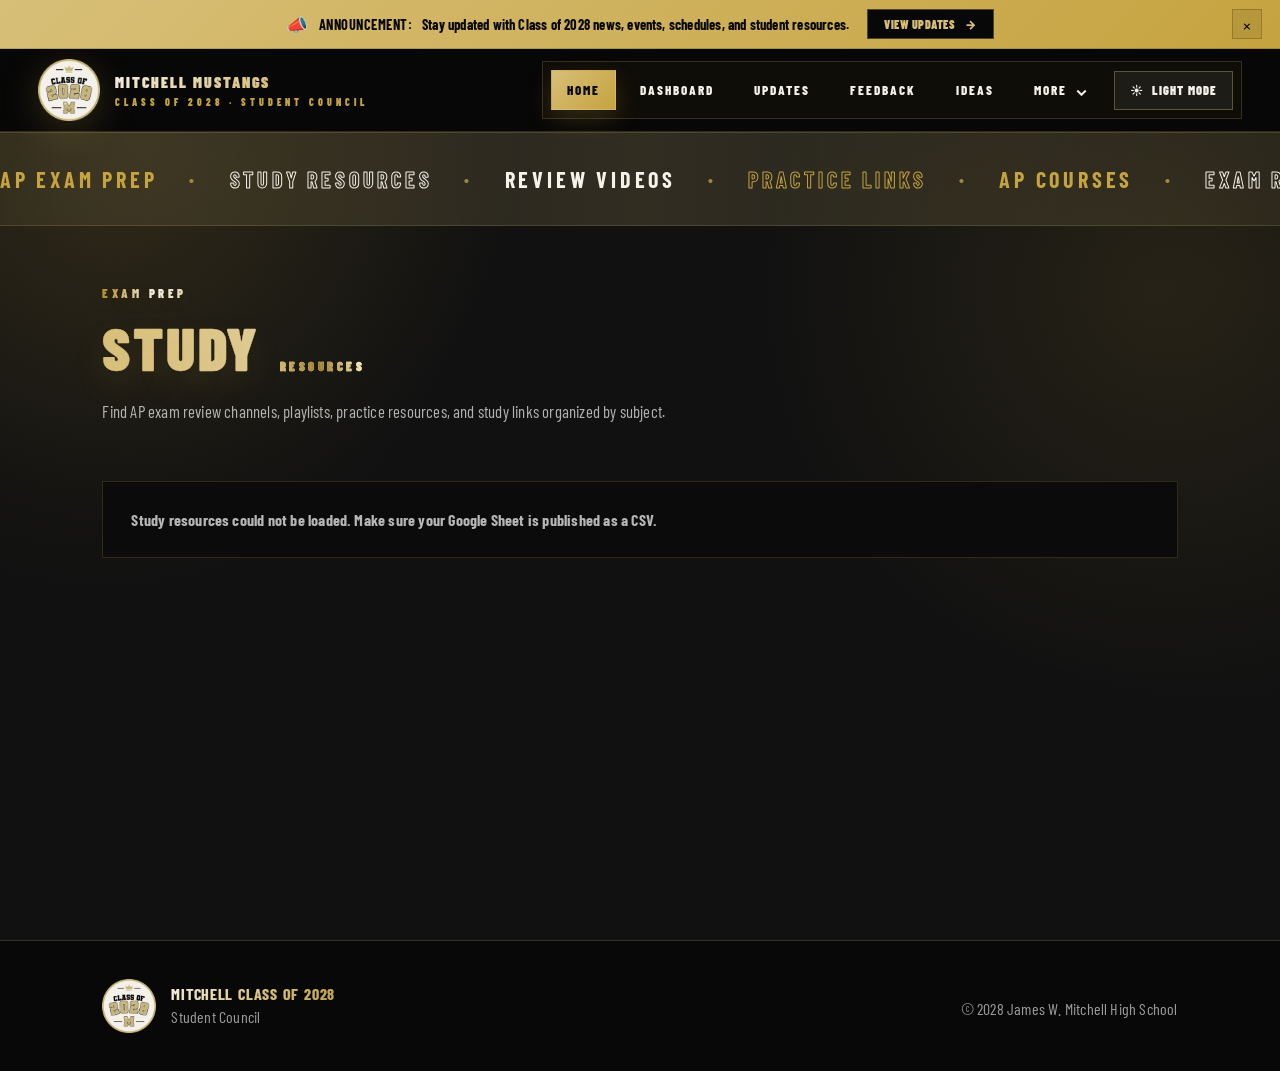
<file: exam-prep.html>
<!DOCTYPE html>
<html lang="en">

<head>

  <meta charset="UTF-8"/>
  <meta name="viewport" content="width=device-width, initial-scale=1.0"/>

  <title>Exam Prep | Mitchell Class of 2028</title>

  <link rel="icon" type="image/png" href="favicon.png">

  <link rel="stylesheet" href="style.css"/>

  <style>
    /* =========================================================
       MARQUEE FIXES
       - Removes old top marquee section from the page
       - Moves generated section marquees to the TOP of each section
       - Makes each marquee bar and text taller
    ========================================================= */

    .section{
      padding-top:190px;
      padding-bottom:110px;
    }

    .section-ticker{
      top:0;
      bottom:auto;
      min-height:92px;
      display:flex;
      align-items:center;
      border-top:1px solid var(--border-soft);
      border-bottom:1px solid var(--border-soft);
    }

    .section-ticker-track{
      align-items:center;
    }

    .section-ticker-item{
      padding:29px 72px;
      font-size:1.38rem;
      font-weight:650;
      letter-spacing:3.8px;
      min-height:92px;
    }

    .request-section{
      padding-top:190px;
    }

    @media(max-width:768px){

      .section{
        padding-top:145px;
        padding-bottom:72px;
      }

      .section-ticker{
        min-height:76px;
      }

      .section-ticker-item{
        padding:23px 46px;
        font-size:1rem;
        letter-spacing:2.6px;
        min-height:76px;
      }

      .request-section{
        padding-top:145px;
      }

    }

    @media(max-width:520px){

      .section{
        padding-top:132px;
      }

      .section-ticker{
        min-height:68px;
      }

      .section-ticker-item{
        padding:20px 36px;
        font-size:.9rem;
        letter-spacing:2px;
        min-height:68px;
      }

      .request-section{
        padding-top:132px;
      }

    }
  </style>

  <link rel="preconnect" href="https://fonts.googleapis.com">
  <link rel="preconnect" href="https://fonts.gstatic.com" crossorigin>

  <link href="https://fonts.googleapis.com/css2?family=Barlow+Condensed:wght@400;500;600;700;800;900&family=Graduate&family=Inter:wght@400;500;600;700;800;900&display=swap" rel="stylesheet">

</head>

<body class="tool-page page-exam">

<!-- =========================
     ANNOUNCEMENT BAR
========================= -->

<div class="makeover-alert" id="makeover-alert">

  <div class="makeover-alert-inner">

    <div class="makeover-alert-message">

      <span>📣</span>

      <strong>Announcement:</strong>

      <p>
        Stay updated with Class of 2028 news, events, schedules, and student resources.
      </p>

    </div>

    <a href="#events" class="makeover-alert-btn">
      View Updates
      <span>→</span>
    </a>

    <button class="makeover-alert-close" id="makeover-alert-close" type="button" aria-label="Close announcement">
      ×
    </button>

  </div>

</div>

<!-- =========================
     NAVBAR
========================= -->

<header class="site-header" id="home">

  <nav class="top-nav">

    <a href="index.html" class="brand">

      <img src="images/logo.png" class="logo" alt="Class of 2028 Logo">

      <div class="brand-text">
        <h2>Mitchell Mustangs</h2>
        <p>CLASS OF 2028 · STUDENT COUNCIL</p>
      </div>

    </a>

    <button class="mobile-theme-toggle" id="mobile-theme-toggle" type="button" aria-label="Toggle dark mode">
      <span id="mobile-theme-toggle-icon">🌙</span>
      <strong id="mobile-theme-toggle-text">Dark</strong>
    </button>

    <button class="mobile-menu-toggle" id="mobile-menu-toggle" type="button" aria-label="Open menu">
      <span></span>
      <span></span>
      <span></span>
    </button>

    <div class="nav-tabs" id="nav-tabs">

      <a href="index.html" class="tab active">
        Home
      </a>

      <a href="#dashboard" class="tab">
        Dashboard
      </a>

      <a href="#events" class="tab">
        Updates
      </a>

      <a href="#feedback" class="tab">
        Feedback
      </a>

      <a href="#requests" class="tab">
        Ideas
      </a>

      <div class="more-menu" id="more-menu">

        <button class="more-menu-toggle" id="more-menu-toggle" type="button" aria-expanded="false">
          More
          <span>⌄</span>
        </button>

        <div class="more-menu-panel" id="more-menu-panel">

          <a href="#council" class="tab more-menu-link">
            Council
          </a>

          <a href="student-guide.html" class="tab more-menu-link">
            Student Guide
          </a>

          <a href="exam-prep.html" class="tab more-menu-link">
            Exam Prep
          </a>

          <a href="calculator.html" class="tab more-menu-link">
            Calculator
          </a>

          <a href="#communication" class="tab more-menu-link">
            Follow Us
          </a>

        </div>

      </div>

      <button class="theme-toggle" id="theme-toggle" type="button" aria-label="Toggle dark mode">
        <span id="theme-toggle-icon">🌙</span>
        <span id="theme-toggle-text">Dark Mode</span>
      </button>

    </div>

  </nav>

  <div class="mobile-menu-panel" id="mobile-menu-panel">

    <a href="index.html" class="mobile-menu-link active">
      Home
    </a>

    <a href="#council" class="mobile-menu-link">
      Council
    </a>

    <a href="#dashboard" class="mobile-menu-link">
      Dashboard
    </a>

    <a href="#events" class="mobile-menu-link">
      Updates
    </a>

    <a href="#feedback" class="mobile-menu-link">
      Feedback
    </a>

    <a href="student-guide.html" class="mobile-menu-link">
      Student Guide
    </a>

    <a href="exam-prep.html" class="mobile-menu-link">
      Exam Prep
    </a>

    <a href="calculator.html" class="mobile-menu-link">
      Calculator
    </a>

    <a href="#communication" class="mobile-menu-link">
      Follow Us
    </a>

    <a href="#requests" class="mobile-menu-link">
      Ideas
    </a>

  </div>

</header>

<!-- =========================
     HERO
========================= -->

<section class="hero-clean">

  <div class="hero-bg"></div>

  <div class="hero-inner makeover-hero-inner">

    <div class="makeover-hero-left">

      <div class="makeover-hero-kicker">
        Mitchell Mustangs · Class of 2028
      </div>

      <h1>
        <span class="hero-title-line">Class of <span class="varsity-year">2028</span></span>
        <span>Student Council</span>
      </h1>

      <p>
        Your hub for announcements, events, resources, schedules, feedback,
        and everything happening for the Mitchell Class of 2028.
      </p>

    </div>

    <div class="makeover-hero-center">

      <div class="makeover-logo-stack">

        <img src="images/mitchell-m.png" alt="Mitchell M logo" class="makeover-m-logo">

        <img src="images/mustang.png" alt="Mitchell Mustang logo" class="makeover-mustang-logo">

      </div>

    </div>

    <div class="makeover-hero-right">

      <div class="hero-countdown-card" id="hero-countdown-card">

        <div class="hero-countdown-top">

          <div>
            <span id="hero-countdown-label">
              COUNTDOWN
            </span>

            <h3 id="hero-countdown-title">
              Loading countdown...
            </h3>
          </div>

          <a href="#events" id="hero-countdown-button" class="hero-countdown-btn">
            View Details
          </a>

        </div>

        <div class="hero-countdown-grid">

          <div class="hero-countdown-box">
            <strong id="hero-countdown-days">00</strong>
            <p>Days</p>
          </div>

          <div class="hero-countdown-box">
            <strong id="hero-countdown-hours">00</strong>
            <p>Hrs</p>
          </div>

          <div class="hero-countdown-box">
            <strong id="hero-countdown-minutes">00</strong>
            <p>Mins</p>
          </div>

          <div class="hero-countdown-box">
            <strong id="hero-countdown-seconds">00</strong>
            <p>Secs</p>
          </div>

        </div>

        <div class="hero-countdown-date">
          <span>📅</span>
          <p id="hero-countdown-date-label">
            Date loading...
          </p>
        </div>

      </div>

    </div>

  </div>

  <div class="makeover-quick-strip">

    <a href="#dashboard" class="makeover-strip-card">
      <span>📅</span>
      <div>
        <strong>Weekly Happenings</strong>
        <p>See what’s new</p>
      </div>
    </a>

    <a href="#dashboard" class="makeover-strip-card">
      <span>🔗</span>
      <div>
        <strong>Quick Links</strong>
        <p>Important resources</p>
      </div>
    </a>

    <a href="#dashboard" class="makeover-strip-card">
      <span>📋</span>
      <div>
        <strong>Projects</strong>
        <p>Council tracker</p>
      </div>
    </a>

    <a href="#dashboard" class="makeover-strip-card">
      <span>🕒</span>
      <div>
        <strong>Bell Schedule</strong>
        <p>View schedules</p>
      </div>
    </a>

    <a href="#feedback" class="makeover-strip-card">
      <span>📊</span>
      <div>
        <strong>Feedback</strong>
        <p>Vote on ideas</p>
      </div>
    </a>

    <a href="#requests" class="makeover-strip-card">
      <span>💡</span>
      <div>
        <strong>Submit Ideas</strong>
        <p>Student voice</p>
      </div>
    </a>

  </div>

</section>

<!-- =========================
     MOBILE HOME PREVIEW LINKS
========================= -->

<section class="mobile-home-preview" aria-label="Mobile homepage shortcuts">

  <div class="mobile-preview-group">

    <div class="mobile-preview-heading">

      <div>
        <span>👥</span>
        <h2>Student Council</h2>
      </div>

      <a href="#council">
        View All &rarr;
      </a>

    </div>

    <div class="mobile-preview-grid">

      <a href="#council" class="mobile-preview-card">
        <span>🏛️</span>
        <div>
          <h3>Meet Your Council</h3>
          <p>View officers, representatives, sponsors, and advisors.</p>
        </div>
      </a>

      <a href="#requests" class="mobile-preview-card">
        <span>💬</span>
        <div>
          <h3>Share Your Voice</h3>
          <p>Submit ideas, requests, and feedback to Student Council.</p>
        </div>
      </a>

    </div>

  </div>

  <div class="mobile-preview-group">

    <div class="mobile-preview-heading">

      <div>
        <span>▦</span>
        <h2>Student Dashboard</h2>
      </div>

      <a href="#dashboard">
        View All &rarr;
      </a>

    </div>

    <div class="mobile-preview-grid three">

      <a href="#dashboard" class="mobile-preview-card">
        <span>📋</span>
        <div>
          <h3>What’s Happening This Week</h3>
          <p>Your weekly rundown of events and activities.</p>
        </div>
      </a>

      <a href="#dashboard" class="mobile-preview-card">
        <span>🔔</span>
        <div>
          <h3>Bell Schedule</h3>
          <p>View regular, activity, pep rally, and early release schedules.</p>
        </div>
      </a>

      <a href="#dashboard" class="mobile-preview-card">
        <span>🔗</span>
        <div>
          <h3>Quick Links</h3>
          <p>Access school tools, resources, and forms.</p>
        </div>
      </a>

    </div>

  </div>

</section>

<!-- =========================
     COUNCIL
========================= -->

<section class="section council-clean" id="council">

  <div class="section-heading left">

    <span>MEET THE BOARD</span>

    <h2>
      Class of 2028
      <span>Student Council</span>
    </h2>

    <p>
      Meet the student leaders, representatives, sponsors, and advisors
      supporting the Mitchell Class of 2028.
    </p>

  </div>

  <div class="council-clean-grid">

    <div class="council-clean-card featured">
      <p>President</p>
      <h3>Aarnav Vurputoor</h3>
      <blockquote>
        "A man once said to me 'Yo bro, you got me.' It was at that moment I responded 'I gotchu.'"
      </blockquote>
    </div>

    <div class="council-clean-card">
      <p>Vice President</p>
      <h3>Casey Martanovic</h3>
      <blockquote>
        "Casey Martanovic? Casey 'Greatness' Martanovic."
      </blockquote>
    </div>

    <div class="council-clean-card">
      <p>Secretary</p>
      <h3>Avantika Krishna</h3>
      <blockquote>
        “It's not about the destination, it's about the company you have.”
      </blockquote>
    </div>

    <div class="council-clean-card">
      <p>Treasurer</p>
      <h3>Indiana Duncan</h3>
      <blockquote>
        “I've got money on my mind.”
      </blockquote>
    </div>

  </div>

  <div class="representatives-block">

    <span>CLASS REPRESENTATIVES</span>

    <p>
      The voices of our class — representing every student in the Class of 2028.
    </p>

    <div class="rep-grid">

      <div class="rep-card">
        <h3>Apollo Abbas</h3>
        <p>Representative</p>
      </div>

      <div class="rep-card">
        <h3>Lucas Zheng</h3>
        <p>Representative</p>
      </div>

      <div class="rep-card">
        <h3>Xavier Buck</h3>
        <p>Representative</p>
      </div>

      <div class="rep-card">
        <h3>Pablo Jimenez</h3>
        <p>Representative</p>
      </div>

    </div>

  </div>

  <div class="advisors-block">

    <span>SPONSORS & ADVISORS</span>

    <p>
      Thank you to our Class of 2028 sponsors and advisors for supporting
      Student Council and helping guide our class events, plans, and projects.
    </p>

    <div class="advisor-grid">

      <div class="advisor-card">
        <p>Class Advisor</p>
        <h3>Mrs. Martanovic</h3>
        <blockquote>
          “Cool website.”
        </blockquote>
      </div>

      <div class="advisor-card">
        <p>Class Advisor</p>
        <h3>Mrs. Daniel</h3>
        <blockquote>
          She also said “Cool website.”
        </blockquote>
      </div>

    </div>

  </div>

</section>

<!-- =========================
     STUDENT DASHBOARD
========================= -->

<section class="section dashboard-section" id="dashboard">

  <div class="dashboard-shell">

    <div class="dashboard-heading-row">

      <div class="section-heading left">

        <span>STAY INFORMED · STAY INVOLVED</span>

        <h2>
          Student
          <span>Dashboard</span>
        </h2>

        <p>
          Find weekly updates, quick links, bell schedules, council projects,
          frequently asked questions, and important student resources all in one place.
        </p>

      </div>

      <div class="dashboard-save-card viewer-counter-card">

        <span>👁</span>

        <div>
          <h3><span id="viewer-count">--</span> Unique Viewers</h3>
          <p id="viewer-count-status">Connect Google Sheets to turn on live counting.</p>
        </div>

      </div>

    </div>

    <div class="dashboard-grid">

      <!-- WEEKLY HAPPENINGS -->

      <div class="dashboard-card weekly-card">

        <div class="dashboard-card-header">

          <div class="dashboard-icon">
            📅
          </div>

          <div>
            <span>THIS WEEK</span>
            <h3>What's Happening This Week</h3>
          </div>

        </div>

        <div id="weekly-happenings-container" class="weekly-list">

          <div class="dashboard-loading">
            Loading weekly happenings...
          </div>

        </div>

        <a href="#events" class="dashboard-card-link">
          View Updates
          <span>→</span>
        </a>

      </div>

      <!-- QUICK LINKS -->

      <div class="dashboard-card quick-links-card">

        <div class="dashboard-card-header">

          <div class="dashboard-icon">
            🔗
          </div>

          <div>
            <span>RESOURCES</span>
            <h3>Quick Links</h3>
          </div>

        </div>

        <div id="quick-links-container" class="quick-links-grid">

          <div class="dashboard-loading">
            Loading quick links...
          </div>

        </div>

      </div>

      <!-- COUNCIL PROJECTS TRACKER -->

      <div class="dashboard-card projects-card">

        <div class="dashboard-card-header">

          <div class="dashboard-icon">
            📊
          </div>

          <div>
            <span>COUNCIL WORK</span>
            <h3>Council Projects Tracker</h3>
          </div>

        </div>

        <div id="projects-container" class="project-list">

          <div class="dashboard-loading">
            Loading council projects...
          </div>

        </div>

        <a href="#requests" class="dashboard-card-link">
          Share An Idea
          <span>→</span>
        </a>

      </div>

      <!-- BELL SCHEDULE -->

      <div class="dashboard-card bell-card">

        <div class="dashboard-card-header">

          <div class="dashboard-icon">
            🕒
          </div>

          <div>
            <span>SCHEDULES</span>
            <h3>Bell Schedule</h3>
          </div>

        </div>

        <div class="bell-select-wrap">

          <label for="bell-schedule-select">
            Choose Schedule
          </label>

          <select id="bell-schedule-select">
            <option value="">Loading schedules...</option>
          </select>

        </div>

        <div id="bell-lunch-times-container" class="bell-lunch-times">

          <div class="dashboard-loading">
            Loading lunch times...
          </div>

        </div>

        <div id="bell-schedule-container" class="bell-schedule-list">

          <div class="dashboard-loading">
            Loading bell schedule...
          </div>

        </div>

      </div>

      <!-- DESIGNATED LUNCHES -->

      <div class="dashboard-card lunch-card">

        <div class="dashboard-card-header">

          <div class="dashboard-icon">
            🍽️
          </div>

          <div>
            <span>LUNCH ASSIGNMENTS</span>
            <h3>Designated Lunches</h3>
          </div>

        </div>

        <p class="lunch-card-intro">
          Room assignments stay here while lunch times live with the bell schedule.
        </p>

        <div id="designated-lunches-container" class="designated-lunch-list">

          <div class="dashboard-loading">
            Loading designated lunches...
          </div>

        </div>

      </div>

    </div>

  </div>

</section>

<!-- =========================
     STUDENT TOOLS LAUNCH
========================= -->

<section class="section tools-launch-section" id="student-tools">

  <div class="section-heading center">

    <span>STUDENT TOOLS</span>

    <h2>
      Open The Toolkit
    </h2>

    <p>
      Jump into the bigger student resources without crowding the homepage.
    </p>

  </div>

  <div class="tools-launch-grid">

    <a href="student-guide.html" class="tools-launch-card">
      <span>📖</span>
      <div>
        <strong>Student Guide</strong>
        <p>Explore courses, clubs, student groups, and Mitchell resources.</p>
      </div>
      <div class="tool-preview guide-tool-preview" aria-hidden="true">
        <div class="preview-line wide"></div>
        <div class="preview-chip-row">
          <i></i>
          <i></i>
          <i></i>
        </div>
        <div class="preview-split">
          <span></span>
          <span></span>
        </div>
      </div>
    </a>

    <a href="exam-prep.html" class="tools-launch-card">
      <span>📝</span>
      <div>
        <strong>Exam Prep</strong>
        <p>Find review links, study resources, and prep materials in one place.</p>
      </div>
      <div class="tool-preview exam-tool-preview" aria-hidden="true">
        <div class="preview-subject">AP</div>
        <div class="preview-resource"></div>
        <div class="preview-resource short"></div>
      </div>
    </a>

    <a href="calculator.html" class="tools-launch-card">
      <span>🧮</span>
      <div>
        <strong>Grade Calculator</strong>
        <p>Estimate your current grade and test what future scores could do.</p>
      </div>
      <div class="tool-preview calculator-tool-preview" aria-hidden="true">
        <div class="calc-mini-screen">92%</div>
        <div class="calc-mini-bars">
          <span></span>
          <span></span>
          <span></span>
        </div>
      </div>
    </a>

  </div>

</section>

<!-- =========================
     LIVE UPDATES
========================= -->

<section class="section events-clean" id="events">

  <div class="section-heading center">

    <span>LATEST ANNOUNCEMENTS</span>

    <h2>
      Latest Updates
    </h2>

    <p>
      Important information and recent announcements from the Class of 2028.
    </p>

  </div>

  <div id="events-container"></div>

</section>

<!-- =========================
     FEEDBACK POLLS
========================= -->

<section class="section feedback-section" id="feedback">

  <div class="section-heading left">

    <span>STUDENT FEEDBACK CHECK</span>

    <h2>
      Are We Good With This?
    </h2>

    <p>
      Student Council wants to make sure our ideas reflect what the Class of
      2028 wants. Check the latest ideas and share your feedback.
    </p>

  </div>

  <div id="featured-poll-container"></div>

  <div id="polls-container" class="poll-grid"></div>

  <div class="poll-bottom-note">

    <span>💬</span>

    <div>
      <h3>Have an idea of your own?</h3>
      <p>
        Vote no if you want changes, then use the suggestion form to explain
        what should be different.
      </p>
    </div>

  </div>

</section>

<!-- =========================
     STUDENT GUIDE
========================= -->

<section class="section student-guide-section" id="courses">

  <div class="student-guide-shell">

    <div class="guide-hero">

      <div class="guide-hero-icon">
        📖
      </div>

      <div>
        <span class="section-tag">STUDENT GUIDE</span>

        <h2>Student Guide</h2>

        <p>
          Your all-in-one resource for courses, clubs, organizations, and
          important student information at J. W. Mitchell High School.
        </p>
      </div>

    </div>

    <div class="guide-tabs">

      <button class="guide-tab active" data-guide-tab="courses">
        📚 Courses
      </button>

      <button class="guide-tab" data-guide-tab="clubs">
        👥 Clubs & Organizations
      </button>

      <button class="guide-tab" data-guide-tab="resources">
        🏛️ School Resources
      </button>

    </div>

    <!-- COURSES PANEL -->

    <div class="guide-panel active" id="courses-guide-panel">

      <div class="guide-search-row">

        <input
        type="text"
        id="course-search-input"
        placeholder="Search courses...">

      </div>

      <div class="guide-filters">

        <div class="guide-filter">
          <label>Course Type</label>
          <select id="course-type-filter">
            <option value="All">All Types</option>
          </select>
        </div>

        <div class="guide-filter">
          <label>Department</label>
          <select id="course-department-filter">
            <option value="All">All Departments</option>
          </select>
        </div>

        <div class="guide-filter">
          <label>Grade Level</label>
          <select id="course-grade-filter">
            <option value="All">All Grades</option>
          </select>
        </div>

      </div>

      <div class="guide-layout">

        <div class="course-list-area">

          <div id="course-list" class="course-list"></div>

        </div>

        <div id="course-detail-panel" class="course-detail-panel"></div>

      </div>

    </div>

    <!-- CLUBS PANEL -->

    <div class="guide-panel" id="clubs-guide-panel">

      <div class="guide-search-row">

        <input
        type="text"
        id="club-search-input"
        placeholder="Search clubs and student groups...">

      </div>

      <div class="guide-filters">

        <div class="guide-filter">
          <label>Group Type</label>
          <select id="club-type-filter">
            <option value="All">All Types</option>
          </select>
        </div>

        <div class="guide-filter">
          <label>Category</label>
          <select id="club-category-filter">
            <option value="All">All Categories</option>
          </select>
        </div>

        <div class="guide-filter">
          <label>Grade Level</label>
          <select id="club-grade-filter">
            <option value="All">All Grades</option>
          </select>
        </div>

      </div>

      <div class="guide-layout">

        <div class="course-list-area">

          <div id="club-list" class="course-list"></div>

        </div>

        <div id="club-detail-panel" class="course-detail-panel"></div>

      </div>

    </div>

    <!-- RESOURCES PANEL -->

    <div class="guide-panel" id="resources-guide-panel">

      <div class="resource-card-grid">

        <div class="resource-card">
          <span>📌</span>
          <h3>Graduation Info</h3>
          <p>
            Add graduation requirements, testing information, class resources,
            and important documents here.
          </p>
        </div>

        <div class="resource-card">
          <span>📝</span>
          <h3>Forms</h3>
          <p>
            Link student forms, request forms, council forms, and school
            resource documents.
          </p>
        </div>

        <div class="resource-card">
          <span>💡</span>
          <h3>Student Help</h3>
          <p>
            Add helpful information for tutoring, course selection, clubs, and
            student support.
          </p>
        </div>

      </div>

    </div>

    <div class="guide-footer-note">

      <div>
        <span class="note-icon">💡</span>
        <p>
          Course and club information is updated by student council and school
          staff. Have a question or see something missing?
        </p>
      </div>

      <a href="#requests" class="guide-request-btn">
        Submit a Request
      </a>

    </div>

  </div>

</section>

<!-- =========================
     AP EXAM PREP
========================= -->

<section class="section exam-prep-section" id="exam-prep">

  <div class="section-heading left">

    <span>EXAM PREP</span>

    <h2>
      Study
      <span>Resources</span>
    </h2>

    <p>
      Find AP exam review channels, playlists, practice resources, and study
      links organized by subject.
    </p>

  </div>

  <div id="exam-prep-container" class="exam-prep-list">

    <div class="dashboard-loading">
      Loading study resources...
    </div>

  </div>

</section>

<!-- =========================
     GRADE CALCULATOR
========================= -->

<section class="section grade-section" id="calculator">

  <div class="section-heading center">

    <span>TOOLS</span>

    <h2>Grade Calculator</h2>

    <p>
      Estimate your current grade and predict how future assignments could
      affect your final average.
    </p>

  </div>

  <div class="calculator-help-card">

    <div class="calculator-help-copy">
      <span>Don't know how it works?</span>
      <h3>Start with your category weights.</h3>
      <p>
        In MyStudent, open your class grades on the web version. Near the top,
        look for the category table that shows what percent of the grade each
        category is worth. Use those percentages here, then enter your points.
      </p>
    </div>

    <div class="weight-sample" aria-label="Sample category weight table">
      <div class="sample-cell sample-label">Percent of Grade</div>
      <div class="sample-cell sample-category">
        <strong>Core Learning</strong>
        <span>60%</span>
        <small>Example score</small>
      </div>
      <div class="sample-cell sample-category accent">
        <strong>Classwork</strong>
        <span>40%</span>
        <small>Example score</small>
      </div>
      <div class="sample-cell sample-label">Weighted Grade</div>
    </div>

  </div>

  <div class="grade-layout">

    <!-- LEFT SIDE -->

    <div class="grade-card glass-card">

      <div class="card-glow"></div>

      <h3 class="grade-heading">
        📖 Class Categories
      </h3>

      <div class="grade-labels">

        <span>Category Name</span>
        <span>Weight (%)</span>
        <span>Points Earned</span>
        <span></span>
        <span>Total Points</span>
        <span></span>

      </div>

      <div id="categories"></div>

      <button id="add-category" class="grade-btn">
        ➕ Add Category
      </button>

      <div class="final-grade-box">

        <div class="grade-icon">
          🏆
        </div>

        <div>

          <p>Current Grade</p>

          <h2 id="final-grade">
            0%
          </h2>

        </div>

      </div>

    </div>

    <!-- RIGHT SIDE -->

    <div class="grade-card glass-card">

      <div class="card-glow"></div>

      <h3 class="grade-heading">
        📈 Next Assignment Predictor
      </h3>

      <p class="grade-desc">
        Add the points for your next assignment to see how it affects your
        final grade.
      </p>

      <div class="input-group">

        <label>
          Assignment Points
        </label>

        <div class="fraction-group">

          <input
          type="number"
          id="next-earned"
          placeholder="Points Earned">

          <span>/</span>

          <input
          type="number"
          id="next-total"
          placeholder="Total Points">

        </div>

      </div>

      <div class="input-group">

        <label>
          Assignment Category
        </label>

        <select id="next-category"></select>

      </div>

      <button class="grade-btn predict-btn" id="predict-btn">
        🧮 Predict New Grade
      </button>

      <div class="prediction-box">

        <div class="grade-icon">
          🎯
        </div>

        <div>

          <p>Predicted Grade</p>

          <h2 id="predicted-grade">
            0%
          </h2>

        </div>

      </div>

    </div>

  </div>

</section>

<!-- =========================
     COMMUNICATION
========================= -->

<section class="section communication-section" id="communication">

  <div class="communication-box">

    <div class="section-heading center">

      <span>STAY CONNECTED</span>

      <h2>Communication</h2>

      <p>
        Follow the Class of 2028 and Student Council for announcements,
        reminders, event updates, spirit days, and important information.
      </p>

    </div>

    <div class="communication-grid">

      <div class="communication-card">

        <div class="communication-icon">
          📸
        </div>

        <div class="communication-content">

          <span class="communication-label">
            Instagram
          </span>

          <h3>@jwmhs.stuco28</h3>

          <p>
            Follow our Instagram for the fastest updates, event posts,
            reminders, polls, and Class of 2028 announcements.
          </p>

          <a
          href="https://www.instagram.com/jwmhs.stuco28/"
          target="_blank"
          rel="noopener noreferrer"
          class="communication-btn">
            Open Instagram
          </a>

        </div>

      </div>

      <div class="communication-card">

        <div class="communication-icon tiktok-icon">
          ♪
        </div>

        <div class="communication-content">

          <span class="communication-label">
            TikTok
          </span>

          <h3>@jwmhs.stuco28</h3>

          <p>
            Follow our TikTok for quick class videos, reminders, spirit posts,
            and short Student Council updates.
          </p>

          <a
          href="https://www.tiktok.com/@jwmhs.stuco28"
          target="_blank"
          rel="noopener noreferrer"
          class="communication-btn">
            Open TikTok
          </a>

        </div>

      </div>

      <div class="communication-card">

        <div class="communication-icon">
          💬
        </div>

        <div class="communication-content">

          <span class="communication-label">
            Student Requests
          </span>

          <h3>Submit Ideas</h3>

          <p>
            Have a suggestion for spirit days, events, themes, or activities?
            Send it directly to Student Council through our request form.
          </p>

          <a href="#requests" class="communication-btn secondary">
            Submit a Request
          </a>

        </div>

      </div>

    </div>

  </div>

</section>

<!-- =========================
     REQUESTS
========================= -->

<section class="request-section" id="requests">

  <div class="request-box">

    <div class="section-heading center">

      <span>HAVE AN IDEA?</span>

      <h2>We Want To Hear From You!</h2>

      <p>
        Suggest Homecoming themes, spirit days, games, activities, and anything
        else you want Student Council to know.
      </p>

    </div>

    <div class="form-container">

      <iframe
      src="https://docs.google.com/forms/d/e/1FAIpQLSflq_k9AIgocK_yMFeETAp02sRQX3W2fS7GE5FRQGRaU2WZ8g/viewform?embedded=true"
      frameborder="0"
      marginheight="0"
      marginwidth="0">

      Loading...

      </iframe>

    </div>

  </div>

</section>

<!-- =========================
     FOOTER
========================= -->

<footer class="site-footer">

  <div class="footer-brand">

    <img src="images/logo.png" alt="Class of 2028 Logo">

    <div>
      <h3>Mitchell Class of 2028</h3>
      <p>Student Council</p>
    </div>

  </div>

  <p>
    © 2028 James W. Mitchell High School
  </p>

</footer>

<!-- =========================
     MOBILE QUICK MENU
========================= -->

<nav class="mobile-bottom-nav" aria-label="Mobile quick navigation">

  <a href="#home" class="mobile-bottom-link active">
    <span>🏠</span>
    <p>Home</p>
  </a>

  <a href="#events" class="mobile-bottom-link">
    <span>📣</span>
    <p>Updates</p>
  </a>

  <a href="#dashboard" class="mobile-bottom-link">
    <span>▦</span>
    <p>Dashboard</p>
  </a>

  <a href="#feedback" class="mobile-bottom-link">
    <span>📊</span>
    <p>Polls</p>
  </a>

  <a href="#requests" class="mobile-bottom-link">
    <span>💡</span>
    <p>Ideas</p>
  </a>

</nav>

<script src="script.js?v=bell-all-lunches-20260516"></script>

<script data-goatcounter="https://jwmhs2028.goatcounter.com/count"
        async src="//gc.zgo.at/count.js"></script>

</body>
</html>
</file>
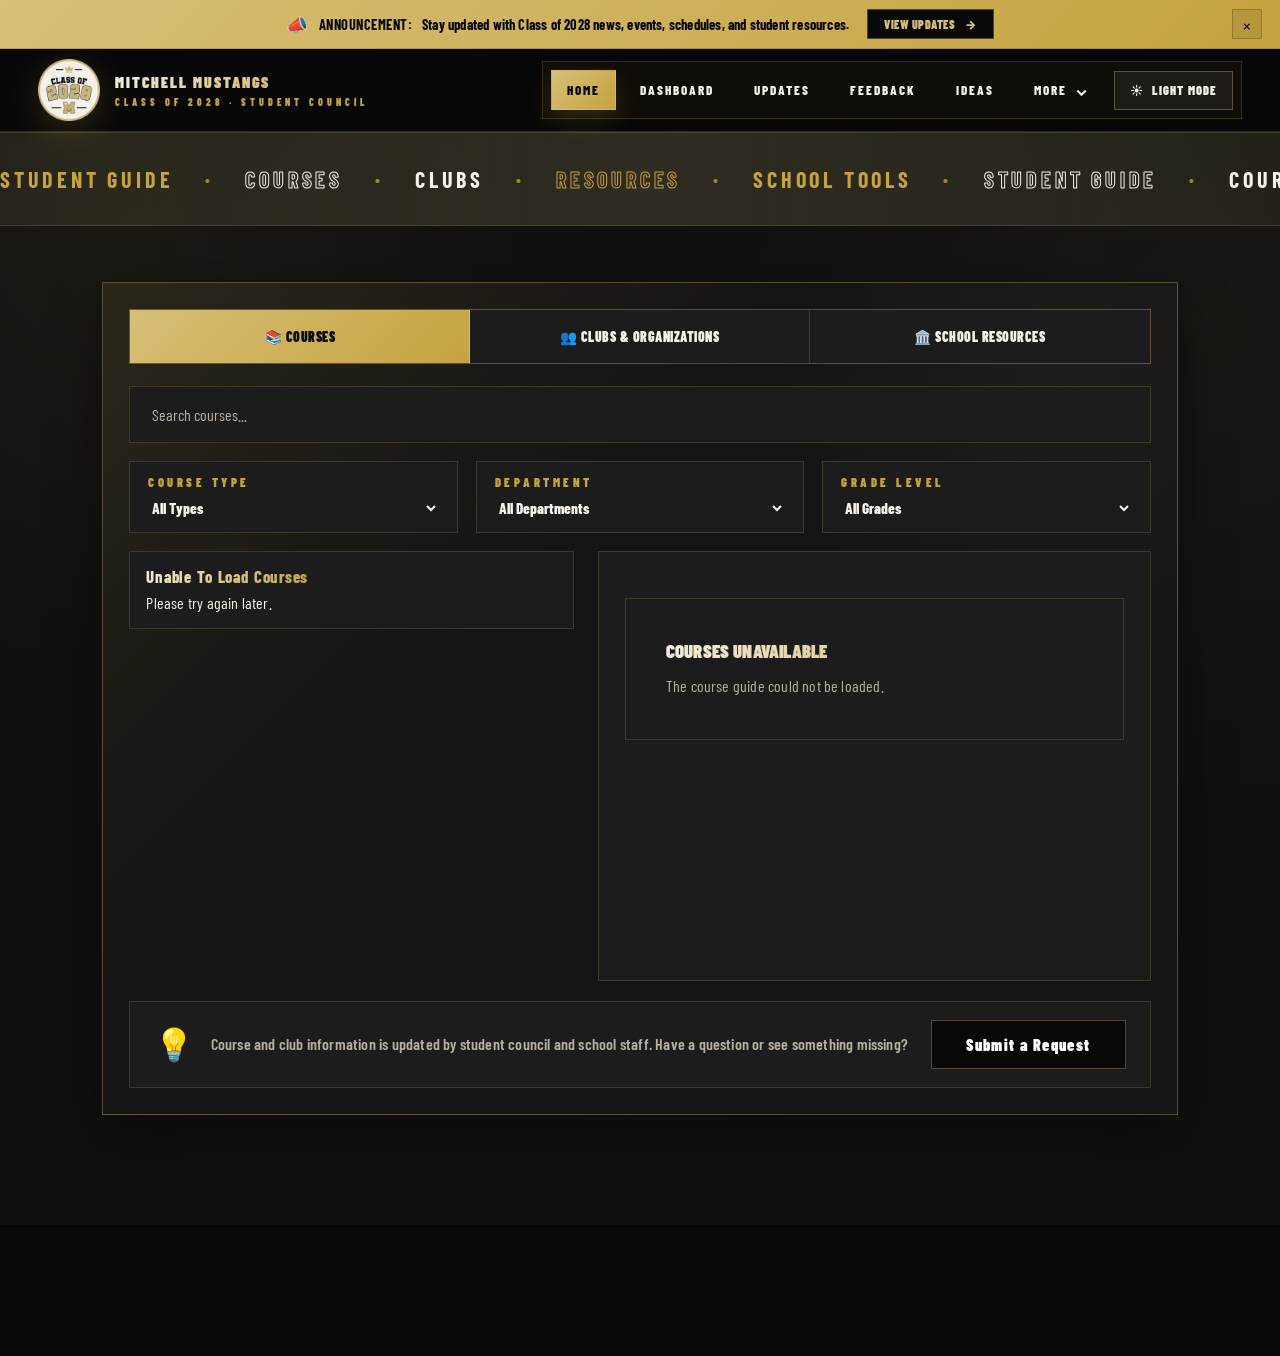
<file: student-guide.html>
<!DOCTYPE html>
<html lang="en">

<head>

  <meta charset="UTF-8"/>
  <meta name="viewport" content="width=device-width, initial-scale=1.0"/>

  <title>Student Guide | Mitchell Class of 2028</title>

  <link rel="icon" type="image/png" href="favicon.png">

  <link rel="stylesheet" href="style.css"/>

  <style>
    /* =========================================================
       MARQUEE FIXES
       - Removes old top marquee section from the page
       - Moves generated section marquees to the TOP of each section
       - Makes each marquee bar and text taller
    ========================================================= */

    .section{
      padding-top:190px;
      padding-bottom:110px;
    }

    .section-ticker{
      top:0;
      bottom:auto;
      min-height:92px;
      display:flex;
      align-items:center;
      border-top:1px solid var(--border-soft);
      border-bottom:1px solid var(--border-soft);
    }

    .section-ticker-track{
      align-items:center;
    }

    .section-ticker-item{
      padding:29px 72px;
      font-size:1.38rem;
      font-weight:650;
      letter-spacing:3.8px;
      min-height:92px;
    }

    .request-section{
      padding-top:190px;
    }

    @media(max-width:768px){

      .section{
        padding-top:145px;
        padding-bottom:72px;
      }

      .section-ticker{
        min-height:76px;
      }

      .section-ticker-item{
        padding:23px 46px;
        font-size:1rem;
        letter-spacing:2.6px;
        min-height:76px;
      }

      .request-section{
        padding-top:145px;
      }

    }

    @media(max-width:520px){

      .section{
        padding-top:132px;
      }

      .section-ticker{
        min-height:68px;
      }

      .section-ticker-item{
        padding:20px 36px;
        font-size:.9rem;
        letter-spacing:2px;
        min-height:68px;
      }

      .request-section{
        padding-top:132px;
      }

    }
  </style>

  <link rel="preconnect" href="https://fonts.googleapis.com">
  <link rel="preconnect" href="https://fonts.gstatic.com" crossorigin>

  <link href="https://fonts.googleapis.com/css2?family=Barlow+Condensed:wght@400;500;600;700;800;900&family=Graduate&family=Inter:wght@400;500;600;700;800;900&display=swap" rel="stylesheet">

</head>

<body class="tool-page page-guide">

<!-- =========================
     ANNOUNCEMENT BAR
========================= -->

<div class="makeover-alert" id="makeover-alert">

  <div class="makeover-alert-inner">

    <div class="makeover-alert-message">

      <span>📣</span>

      <strong>Announcement:</strong>

      <p>
        Stay updated with Class of 2028 news, events, schedules, and student resources.
      </p>

    </div>

    <a href="#events" class="makeover-alert-btn">
      View Updates
      <span>→</span>
    </a>

    <button class="makeover-alert-close" id="makeover-alert-close" type="button" aria-label="Close announcement">
      ×
    </button>

  </div>

</div>

<!-- =========================
     NAVBAR
========================= -->

<header class="site-header" id="home">

  <nav class="top-nav">

    <a href="index.html" class="brand">

      <img src="images/logo.png" class="logo" alt="Class of 2028 Logo">

      <div class="brand-text">
        <h2>Mitchell Mustangs</h2>
        <p>CLASS OF 2028 · STUDENT COUNCIL</p>
      </div>

    </a>

    <button class="mobile-theme-toggle" id="mobile-theme-toggle" type="button" aria-label="Toggle dark mode">
      <span id="mobile-theme-toggle-icon">🌙</span>
      <strong id="mobile-theme-toggle-text">Dark</strong>
    </button>

    <button class="mobile-menu-toggle" id="mobile-menu-toggle" type="button" aria-label="Open menu">
      <span></span>
      <span></span>
      <span></span>
    </button>

    <div class="nav-tabs" id="nav-tabs">

      <a href="index.html" class="tab active">
        Home
      </a>

      <a href="#dashboard" class="tab">
        Dashboard
      </a>

      <a href="#events" class="tab">
        Updates
      </a>

      <a href="#feedback" class="tab">
        Feedback
      </a>

      <a href="#requests" class="tab">
        Ideas
      </a>

      <div class="more-menu" id="more-menu">

        <button class="more-menu-toggle" id="more-menu-toggle" type="button" aria-expanded="false">
          More
          <span>⌄</span>
        </button>

        <div class="more-menu-panel" id="more-menu-panel">

          <a href="#council" class="tab more-menu-link">
            Council
          </a>

          <a href="student-guide.html" class="tab more-menu-link">
            Student Guide
          </a>

          <a href="exam-prep.html" class="tab more-menu-link">
            Exam Prep
          </a>

          <a href="calculator.html" class="tab more-menu-link">
            Calculator
          </a>

          <a href="#communication" class="tab more-menu-link">
            Follow Us
          </a>

        </div>

      </div>

      <button class="theme-toggle" id="theme-toggle" type="button" aria-label="Toggle dark mode">
        <span id="theme-toggle-icon">🌙</span>
        <span id="theme-toggle-text">Dark Mode</span>
      </button>

    </div>

  </nav>

  <div class="mobile-menu-panel" id="mobile-menu-panel">

    <a href="index.html" class="mobile-menu-link active">
      Home
    </a>

    <a href="#council" class="mobile-menu-link">
      Council
    </a>

    <a href="#dashboard" class="mobile-menu-link">
      Dashboard
    </a>

    <a href="#events" class="mobile-menu-link">
      Updates
    </a>

    <a href="#feedback" class="mobile-menu-link">
      Feedback
    </a>

    <a href="student-guide.html" class="mobile-menu-link">
      Student Guide
    </a>

    <a href="exam-prep.html" class="mobile-menu-link">
      Exam Prep
    </a>

    <a href="calculator.html" class="mobile-menu-link">
      Calculator
    </a>

    <a href="#communication" class="mobile-menu-link">
      Follow Us
    </a>

    <a href="#requests" class="mobile-menu-link">
      Ideas
    </a>

  </div>

</header>

<!-- =========================
     HERO
========================= -->

<section class="hero-clean">

  <div class="hero-bg"></div>

  <div class="hero-inner makeover-hero-inner">

    <div class="makeover-hero-left">

      <div class="makeover-hero-kicker">
        Mitchell Mustangs · Class of 2028
      </div>

      <h1>
        <span class="hero-title-line">Class of <span class="varsity-year">2028</span></span>
        <span>Student Council</span>
      </h1>

      <p>
        Your hub for announcements, events, resources, schedules, feedback,
        and everything happening for the Mitchell Class of 2028.
      </p>

    </div>

    <div class="makeover-hero-center">

      <div class="makeover-logo-stack">

        <img src="images/mitchell-m.png" alt="Mitchell M logo" class="makeover-m-logo">

        <img src="images/mustang.png" alt="Mitchell Mustang logo" class="makeover-mustang-logo">

      </div>

    </div>

    <div class="makeover-hero-right">

      <div class="hero-countdown-card" id="hero-countdown-card">

        <div class="hero-countdown-top">

          <div>
            <span id="hero-countdown-label">
              COUNTDOWN
            </span>

            <h3 id="hero-countdown-title">
              Loading countdown...
            </h3>
          </div>

          <a href="#events" id="hero-countdown-button" class="hero-countdown-btn">
            View Details
          </a>

        </div>

        <div class="hero-countdown-grid">

          <div class="hero-countdown-box">
            <strong id="hero-countdown-days">00</strong>
            <p>Days</p>
          </div>

          <div class="hero-countdown-box">
            <strong id="hero-countdown-hours">00</strong>
            <p>Hrs</p>
          </div>

          <div class="hero-countdown-box">
            <strong id="hero-countdown-minutes">00</strong>
            <p>Mins</p>
          </div>

          <div class="hero-countdown-box">
            <strong id="hero-countdown-seconds">00</strong>
            <p>Secs</p>
          </div>

        </div>

        <div class="hero-countdown-date">
          <span>📅</span>
          <p id="hero-countdown-date-label">
            Date loading...
          </p>
        </div>

      </div>

    </div>

  </div>

  <div class="makeover-quick-strip">

    <a href="#dashboard" class="makeover-strip-card">
      <span>📅</span>
      <div>
        <strong>Weekly Happenings</strong>
        <p>See what’s new</p>
      </div>
    </a>

    <a href="#dashboard" class="makeover-strip-card">
      <span>🔗</span>
      <div>
        <strong>Quick Links</strong>
        <p>Important resources</p>
      </div>
    </a>

    <a href="#dashboard" class="makeover-strip-card">
      <span>📋</span>
      <div>
        <strong>Projects</strong>
        <p>Council tracker</p>
      </div>
    </a>

    <a href="#dashboard" class="makeover-strip-card">
      <span>🕒</span>
      <div>
        <strong>Bell Schedule</strong>
        <p>View schedules</p>
      </div>
    </a>

    <a href="#feedback" class="makeover-strip-card">
      <span>📊</span>
      <div>
        <strong>Feedback</strong>
        <p>Vote on ideas</p>
      </div>
    </a>

    <a href="#requests" class="makeover-strip-card">
      <span>💡</span>
      <div>
        <strong>Submit Ideas</strong>
        <p>Student voice</p>
      </div>
    </a>

  </div>

</section>

<!-- =========================
     MOBILE HOME PREVIEW LINKS
========================= -->

<section class="mobile-home-preview" aria-label="Mobile homepage shortcuts">

  <div class="mobile-preview-group">

    <div class="mobile-preview-heading">

      <div>
        <span>👥</span>
        <h2>Student Council</h2>
      </div>

      <a href="#council">
        View All &rarr;
      </a>

    </div>

    <div class="mobile-preview-grid">

      <a href="#council" class="mobile-preview-card">
        <span>🏛️</span>
        <div>
          <h3>Meet Your Council</h3>
          <p>View officers, representatives, sponsors, and advisors.</p>
        </div>
      </a>

      <a href="#requests" class="mobile-preview-card">
        <span>💬</span>
        <div>
          <h3>Share Your Voice</h3>
          <p>Submit ideas, requests, and feedback to Student Council.</p>
        </div>
      </a>

    </div>

  </div>

  <div class="mobile-preview-group">

    <div class="mobile-preview-heading">

      <div>
        <span>▦</span>
        <h2>Student Dashboard</h2>
      </div>

      <a href="#dashboard">
        View All &rarr;
      </a>

    </div>

    <div class="mobile-preview-grid three">

      <a href="#dashboard" class="mobile-preview-card">
        <span>📋</span>
        <div>
          <h3>What’s Happening This Week</h3>
          <p>Your weekly rundown of events and activities.</p>
        </div>
      </a>

      <a href="#dashboard" class="mobile-preview-card">
        <span>🔔</span>
        <div>
          <h3>Bell Schedule</h3>
          <p>View regular, activity, pep rally, and early release schedules.</p>
        </div>
      </a>

      <a href="#dashboard" class="mobile-preview-card">
        <span>🔗</span>
        <div>
          <h3>Quick Links</h3>
          <p>Access school tools, resources, and forms.</p>
        </div>
      </a>

    </div>

  </div>

</section>

<!-- =========================
     COUNCIL
========================= -->

<section class="section council-clean" id="council">

  <div class="section-heading left">

    <span>MEET THE BOARD</span>

    <h2>
      Class of 2028
      <span>Student Council</span>
    </h2>

    <p>
      Meet the student leaders, representatives, sponsors, and advisors
      supporting the Mitchell Class of 2028.
    </p>

  </div>

  <div class="council-clean-grid">

    <div class="council-clean-card featured">
      <p>President</p>
      <h3>Aarnav Vurputoor</h3>
      <blockquote>
        "A man once said to me 'Yo bro, you got me.' It was at that moment I responded 'I gotchu.'"
      </blockquote>
    </div>

    <div class="council-clean-card">
      <p>Vice President</p>
      <h3>Casey Martanovic</h3>
      <blockquote>
        "Casey Martanovic? Casey 'Greatness' Martanovic."
      </blockquote>
    </div>

    <div class="council-clean-card">
      <p>Secretary</p>
      <h3>Avantika Krishna</h3>
      <blockquote>
        “It's not about the destination, it's about the company you have.”
      </blockquote>
    </div>

    <div class="council-clean-card">
      <p>Treasurer</p>
      <h3>Indiana Duncan</h3>
      <blockquote>
        “I've got money on my mind.”
      </blockquote>
    </div>

  </div>

  <div class="representatives-block">

    <span>CLASS REPRESENTATIVES</span>

    <p>
      The voices of our class — representing every student in the Class of 2028.
    </p>

    <div class="rep-grid">

      <div class="rep-card">
        <h3>Apollo Abbas</h3>
        <p>Representative</p>
      </div>

      <div class="rep-card">
        <h3>Lucas Zheng</h3>
        <p>Representative</p>
      </div>

      <div class="rep-card">
        <h3>Xavier Buck</h3>
        <p>Representative</p>
      </div>

      <div class="rep-card">
        <h3>Pablo Jimenez</h3>
        <p>Representative</p>
      </div>

    </div>

  </div>

  <div class="advisors-block">

    <span>SPONSORS & ADVISORS</span>

    <p>
      Thank you to our Class of 2028 sponsors and advisors for supporting
      Student Council and helping guide our class events, plans, and projects.
    </p>

    <div class="advisor-grid">

      <div class="advisor-card">
        <p>Class Advisor</p>
        <h3>Mrs. Martanovic</h3>
        <blockquote>
          “Cool website.”
        </blockquote>
      </div>

      <div class="advisor-card">
        <p>Class Advisor</p>
        <h3>Mrs. Daniel</h3>
        <blockquote>
          She also said “Cool website.”
        </blockquote>
      </div>

    </div>

  </div>

</section>

<!-- =========================
     STUDENT DASHBOARD
========================= -->

<section class="section dashboard-section" id="dashboard">

  <div class="dashboard-shell">

    <div class="dashboard-heading-row">

      <div class="section-heading left">

        <span>STAY INFORMED · STAY INVOLVED</span>

        <h2>
          Student
          <span>Dashboard</span>
        </h2>

        <p>
          Find weekly updates, quick links, bell schedules, council projects,
          frequently asked questions, and important student resources all in one place.
        </p>

      </div>

      <div class="dashboard-save-card viewer-counter-card">

        <span>👁</span>

        <div>
          <h3><span id="viewer-count">--</span> Unique Viewers</h3>
          <p id="viewer-count-status">Connect Google Sheets to turn on live counting.</p>
        </div>

      </div>

    </div>

    <div class="dashboard-grid">

      <!-- WEEKLY HAPPENINGS -->

      <div class="dashboard-card weekly-card">

        <div class="dashboard-card-header">

          <div class="dashboard-icon">
            📅
          </div>

          <div>
            <span>THIS WEEK</span>
            <h3>What's Happening This Week</h3>
          </div>

        </div>

        <div id="weekly-happenings-container" class="weekly-list">

          <div class="dashboard-loading">
            Loading weekly happenings...
          </div>

        </div>

        <a href="#events" class="dashboard-card-link">
          View Updates
          <span>→</span>
        </a>

      </div>

      <!-- QUICK LINKS -->

      <div class="dashboard-card quick-links-card">

        <div class="dashboard-card-header">

          <div class="dashboard-icon">
            🔗
          </div>

          <div>
            <span>RESOURCES</span>
            <h3>Quick Links</h3>
          </div>

        </div>

        <div id="quick-links-container" class="quick-links-grid">

          <div class="dashboard-loading">
            Loading quick links...
          </div>

        </div>

      </div>

      <!-- COUNCIL PROJECTS TRACKER -->

      <div class="dashboard-card projects-card">

        <div class="dashboard-card-header">

          <div class="dashboard-icon">
            📊
          </div>

          <div>
            <span>COUNCIL WORK</span>
            <h3>Council Projects Tracker</h3>
          </div>

        </div>

        <div id="projects-container" class="project-list">

          <div class="dashboard-loading">
            Loading council projects...
          </div>

        </div>

        <a href="#requests" class="dashboard-card-link">
          Share An Idea
          <span>→</span>
        </a>

      </div>

      <!-- BELL SCHEDULE -->

      <div class="dashboard-card bell-card">

        <div class="dashboard-card-header">

          <div class="dashboard-icon">
            🕒
          </div>

          <div>
            <span>SCHEDULES</span>
            <h3>Bell Schedule</h3>
          </div>

        </div>

        <div class="bell-select-wrap">

          <label for="bell-schedule-select">
            Choose Schedule
          </label>

          <select id="bell-schedule-select">
            <option value="">Loading schedules...</option>
          </select>

        </div>

        <div id="bell-lunch-times-container" class="bell-lunch-times">

          <div class="dashboard-loading">
            Loading lunch times...
          </div>

        </div>

        <div id="bell-schedule-container" class="bell-schedule-list">

          <div class="dashboard-loading">
            Loading bell schedule...
          </div>

        </div>

      </div>

      <!-- DESIGNATED LUNCHES -->

      <div class="dashboard-card lunch-card">

        <div class="dashboard-card-header">

          <div class="dashboard-icon">
            🍽️
          </div>

          <div>
            <span>LUNCH ASSIGNMENTS</span>
            <h3>Designated Lunches</h3>
          </div>

        </div>

        <p class="lunch-card-intro">
          Room assignments stay here while lunch times live with the bell schedule.
        </p>

        <div id="designated-lunches-container" class="designated-lunch-list">

          <div class="dashboard-loading">
            Loading designated lunches...
          </div>

        </div>

      </div>

    </div>

  </div>

</section>

<!-- =========================
     STUDENT TOOLS LAUNCH
========================= -->

<section class="section tools-launch-section" id="student-tools">

  <div class="section-heading center">

    <span>STUDENT TOOLS</span>

    <h2>
      Open The Toolkit
    </h2>

    <p>
      Jump into the bigger student resources without crowding the homepage.
    </p>

  </div>

  <div class="tools-launch-grid">

    <a href="student-guide.html" class="tools-launch-card">
      <span>📖</span>
      <div>
        <strong>Student Guide</strong>
        <p>Explore courses, clubs, student groups, and Mitchell resources.</p>
      </div>
      <div class="tool-preview guide-tool-preview" aria-hidden="true">
        <div class="preview-line wide"></div>
        <div class="preview-chip-row">
          <i></i>
          <i></i>
          <i></i>
        </div>
        <div class="preview-split">
          <span></span>
          <span></span>
        </div>
      </div>
    </a>

    <a href="exam-prep.html" class="tools-launch-card">
      <span>📝</span>
      <div>
        <strong>Exam Prep</strong>
        <p>Find review links, study resources, and prep materials in one place.</p>
      </div>
      <div class="tool-preview exam-tool-preview" aria-hidden="true">
        <div class="preview-subject">AP</div>
        <div class="preview-resource"></div>
        <div class="preview-resource short"></div>
      </div>
    </a>

    <a href="calculator.html" class="tools-launch-card">
      <span>🧮</span>
      <div>
        <strong>Grade Calculator</strong>
        <p>Estimate your current grade and test what future scores could do.</p>
      </div>
      <div class="tool-preview calculator-tool-preview" aria-hidden="true">
        <div class="calc-mini-screen">92%</div>
        <div class="calc-mini-bars">
          <span></span>
          <span></span>
          <span></span>
        </div>
      </div>
    </a>

  </div>

</section>

<!-- =========================
     LIVE UPDATES
========================= -->

<section class="section events-clean" id="events">

  <div class="section-heading center">

    <span>LATEST ANNOUNCEMENTS</span>

    <h2>
      Latest Updates
    </h2>

    <p>
      Important information and recent announcements from the Class of 2028.
    </p>

  </div>

  <div id="events-container"></div>

</section>

<!-- =========================
     FEEDBACK POLLS
========================= -->

<section class="section feedback-section" id="feedback">

  <div class="section-heading left">

    <span>STUDENT FEEDBACK CHECK</span>

    <h2>
      Are We Good With This?
    </h2>

    <p>
      Student Council wants to make sure our ideas reflect what the Class of
      2028 wants. Check the latest ideas and share your feedback.
    </p>

  </div>

  <div id="featured-poll-container"></div>

  <div id="polls-container" class="poll-grid"></div>

  <div class="poll-bottom-note">

    <span>💬</span>

    <div>
      <h3>Have an idea of your own?</h3>
      <p>
        Vote no if you want changes, then use the suggestion form to explain
        what should be different.
      </p>
    </div>

  </div>

</section>

<!-- =========================
     STUDENT GUIDE
========================= -->

<section class="section student-guide-section" id="courses">

  <div class="student-guide-shell">

    <div class="guide-hero">

      <div class="guide-hero-icon">
        📖
      </div>

      <div>
        <span class="section-tag">STUDENT GUIDE</span>

        <h2>Student Guide</h2>

        <p>
          Your all-in-one resource for courses, clubs, organizations, and
          important student information at J. W. Mitchell High School.
        </p>
      </div>

    </div>

    <div class="guide-tabs">

      <button class="guide-tab active" data-guide-tab="courses">
        📚 Courses
      </button>

      <button class="guide-tab" data-guide-tab="clubs">
        👥 Clubs & Organizations
      </button>

      <button class="guide-tab" data-guide-tab="resources">
        🏛️ School Resources
      </button>

    </div>

    <!-- COURSES PANEL -->

    <div class="guide-panel active" id="courses-guide-panel">

      <div class="guide-search-row">

        <input
        type="text"
        id="course-search-input"
        placeholder="Search courses...">

      </div>

      <div class="guide-filters">

        <div class="guide-filter">
          <label>Course Type</label>
          <select id="course-type-filter">
            <option value="All">All Types</option>
          </select>
        </div>

        <div class="guide-filter">
          <label>Department</label>
          <select id="course-department-filter">
            <option value="All">All Departments</option>
          </select>
        </div>

        <div class="guide-filter">
          <label>Grade Level</label>
          <select id="course-grade-filter">
            <option value="All">All Grades</option>
          </select>
        </div>

      </div>

      <div class="guide-layout">

        <div class="course-list-area">

          <div id="course-list" class="course-list"></div>

        </div>

        <div id="course-detail-panel" class="course-detail-panel"></div>

      </div>

    </div>

    <!-- CLUBS PANEL -->

    <div class="guide-panel" id="clubs-guide-panel">

      <div class="guide-search-row">

        <input
        type="text"
        id="club-search-input"
        placeholder="Search clubs and student groups...">

      </div>

      <div class="guide-filters">

        <div class="guide-filter">
          <label>Group Type</label>
          <select id="club-type-filter">
            <option value="All">All Types</option>
          </select>
        </div>

        <div class="guide-filter">
          <label>Category</label>
          <select id="club-category-filter">
            <option value="All">All Categories</option>
          </select>
        </div>

        <div class="guide-filter">
          <label>Grade Level</label>
          <select id="club-grade-filter">
            <option value="All">All Grades</option>
          </select>
        </div>

      </div>

      <div class="guide-layout">

        <div class="course-list-area">

          <div id="club-list" class="course-list"></div>

        </div>

        <div id="club-detail-panel" class="course-detail-panel"></div>

      </div>

    </div>

    <!-- RESOURCES PANEL -->

    <div class="guide-panel" id="resources-guide-panel">

      <div class="resource-card-grid">

        <div class="resource-card">
          <span>📌</span>
          <h3>Graduation Info</h3>
          <p>
            Add graduation requirements, testing information, class resources,
            and important documents here.
          </p>
        </div>

        <div class="resource-card">
          <span>📝</span>
          <h3>Forms</h3>
          <p>
            Link student forms, request forms, council forms, and school
            resource documents.
          </p>
        </div>

        <div class="resource-card">
          <span>💡</span>
          <h3>Student Help</h3>
          <p>
            Add helpful information for tutoring, course selection, clubs, and
            student support.
          </p>
        </div>

      </div>

    </div>

    <div class="guide-footer-note">

      <div>
        <span class="note-icon">💡</span>
        <p>
          Course and club information is updated by student council and school
          staff. Have a question or see something missing?
        </p>
      </div>

      <a href="#requests" class="guide-request-btn">
        Submit a Request
      </a>

    </div>

  </div>

</section>

<!-- =========================
     AP EXAM PREP
========================= -->

<section class="section exam-prep-section" id="exam-prep">

  <div class="section-heading left">

    <span>EXAM PREP</span>

    <h2>
      Study
      <span>Resources</span>
    </h2>

    <p>
      Find AP exam review channels, playlists, practice resources, and study
      links organized by subject.
    </p>

  </div>

  <div id="exam-prep-container" class="exam-prep-list">

    <div class="dashboard-loading">
      Loading study resources...
    </div>

  </div>

</section>

<!-- =========================
     GRADE CALCULATOR
========================= -->

<section class="section grade-section" id="calculator">

  <div class="section-heading center">

    <span>TOOLS</span>

    <h2>Grade Calculator</h2>

    <p>
      Estimate your current grade and predict how future assignments could
      affect your final average.
    </p>

  </div>

  <div class="calculator-help-card">

    <div class="calculator-help-copy">
      <span>Don't know how it works?</span>
      <h3>Start with your category weights.</h3>
      <p>
        In MyStudent, open your class grades on the web version. Near the top,
        look for the category table that shows what percent of the grade each
        category is worth. Use those percentages here, then enter your points.
      </p>
    </div>

    <div class="weight-sample" aria-label="Sample category weight table">
      <div class="sample-cell sample-label">Percent of Grade</div>
      <div class="sample-cell sample-category">
        <strong>Core Learning</strong>
        <span>60%</span>
        <small>Example score</small>
      </div>
      <div class="sample-cell sample-category accent">
        <strong>Classwork</strong>
        <span>40%</span>
        <small>Example score</small>
      </div>
      <div class="sample-cell sample-label">Weighted Grade</div>
    </div>

  </div>

  <div class="grade-layout">

    <!-- LEFT SIDE -->

    <div class="grade-card glass-card">

      <div class="card-glow"></div>

      <h3 class="grade-heading">
        📖 Class Categories
      </h3>

      <div class="grade-labels">

        <span>Category Name</span>
        <span>Weight (%)</span>
        <span>Points Earned</span>
        <span></span>
        <span>Total Points</span>
        <span></span>

      </div>

      <div id="categories"></div>

      <button id="add-category" class="grade-btn">
        ➕ Add Category
      </button>

      <div class="final-grade-box">

        <div class="grade-icon">
          🏆
        </div>

        <div>

          <p>Current Grade</p>

          <h2 id="final-grade">
            0%
          </h2>

        </div>

      </div>

    </div>

    <!-- RIGHT SIDE -->

    <div class="grade-card glass-card">

      <div class="card-glow"></div>

      <h3 class="grade-heading">
        📈 Next Assignment Predictor
      </h3>

      <p class="grade-desc">
        Add the points for your next assignment to see how it affects your
        final grade.
      </p>

      <div class="input-group">

        <label>
          Assignment Points
        </label>

        <div class="fraction-group">

          <input
          type="number"
          id="next-earned"
          placeholder="Points Earned">

          <span>/</span>

          <input
          type="number"
          id="next-total"
          placeholder="Total Points">

        </div>

      </div>

      <div class="input-group">

        <label>
          Assignment Category
        </label>

        <select id="next-category"></select>

      </div>

      <button class="grade-btn predict-btn" id="predict-btn">
        🧮 Predict New Grade
      </button>

      <div class="prediction-box">

        <div class="grade-icon">
          🎯
        </div>

        <div>

          <p>Predicted Grade</p>

          <h2 id="predicted-grade">
            0%
          </h2>

        </div>

      </div>

    </div>

  </div>

</section>

<!-- =========================
     COMMUNICATION
========================= -->

<section class="section communication-section" id="communication">

  <div class="communication-box">

    <div class="section-heading center">

      <span>STAY CONNECTED</span>

      <h2>Communication</h2>

      <p>
        Follow the Class of 2028 and Student Council for announcements,
        reminders, event updates, spirit days, and important information.
      </p>

    </div>

    <div class="communication-grid">

      <div class="communication-card">

        <div class="communication-icon">
          📸
        </div>

        <div class="communication-content">

          <span class="communication-label">
            Instagram
          </span>

          <h3>@jwmhs.stuco28</h3>

          <p>
            Follow our Instagram for the fastest updates, event posts,
            reminders, polls, and Class of 2028 announcements.
          </p>

          <a
          href="https://www.instagram.com/jwmhs.stuco28/"
          target="_blank"
          rel="noopener noreferrer"
          class="communication-btn">
            Open Instagram
          </a>

        </div>

      </div>

      <div class="communication-card">

        <div class="communication-icon tiktok-icon">
          ♪
        </div>

        <div class="communication-content">

          <span class="communication-label">
            TikTok
          </span>

          <h3>@jwmhs.stuco28</h3>

          <p>
            Follow our TikTok for quick class videos, reminders, spirit posts,
            and short Student Council updates.
          </p>

          <a
          href="https://www.tiktok.com/@jwmhs.stuco28"
          target="_blank"
          rel="noopener noreferrer"
          class="communication-btn">
            Open TikTok
          </a>

        </div>

      </div>

      <div class="communication-card">

        <div class="communication-icon">
          💬
        </div>

        <div class="communication-content">

          <span class="communication-label">
            Student Requests
          </span>

          <h3>Submit Ideas</h3>

          <p>
            Have a suggestion for spirit days, events, themes, or activities?
            Send it directly to Student Council through our request form.
          </p>

          <a href="#requests" class="communication-btn secondary">
            Submit a Request
          </a>

        </div>

      </div>

    </div>

  </div>

</section>

<!-- =========================
     REQUESTS
========================= -->

<section class="request-section" id="requests">

  <div class="request-box">

    <div class="section-heading center">

      <span>HAVE AN IDEA?</span>

      <h2>We Want To Hear From You!</h2>

      <p>
        Suggest Homecoming themes, spirit days, games, activities, and anything
        else you want Student Council to know.
      </p>

    </div>

    <div class="form-container">

      <iframe
      src="https://docs.google.com/forms/d/e/1FAIpQLSflq_k9AIgocK_yMFeETAp02sRQX3W2fS7GE5FRQGRaU2WZ8g/viewform?embedded=true"
      frameborder="0"
      marginheight="0"
      marginwidth="0">

      Loading...

      </iframe>

    </div>

  </div>

</section>

<!-- =========================
     FOOTER
========================= -->

<footer class="site-footer">

  <div class="footer-brand">

    <img src="images/logo.png" alt="Class of 2028 Logo">

    <div>
      <h3>Mitchell Class of 2028</h3>
      <p>Student Council</p>
    </div>

  </div>

  <p>
    © 2028 James W. Mitchell High School
  </p>

</footer>

<!-- =========================
     MOBILE QUICK MENU
========================= -->

<nav class="mobile-bottom-nav" aria-label="Mobile quick navigation">

  <a href="#home" class="mobile-bottom-link active">
    <span>🏠</span>
    <p>Home</p>
  </a>

  <a href="#events" class="mobile-bottom-link">
    <span>📣</span>
    <p>Updates</p>
  </a>

  <a href="#dashboard" class="mobile-bottom-link">
    <span>▦</span>
    <p>Dashboard</p>
  </a>

  <a href="#feedback" class="mobile-bottom-link">
    <span>📊</span>
    <p>Polls</p>
  </a>

  <a href="#requests" class="mobile-bottom-link">
    <span>💡</span>
    <p>Ideas</p>
  </a>

</nav>

<script src="script.js?v=bell-all-lunches-20260516"></script>

<script data-goatcounter="https://jwmhs2028.goatcounter.com/count"
        async src="//gc.zgo.at/count.js"></script>

</body>
</html>
</file>
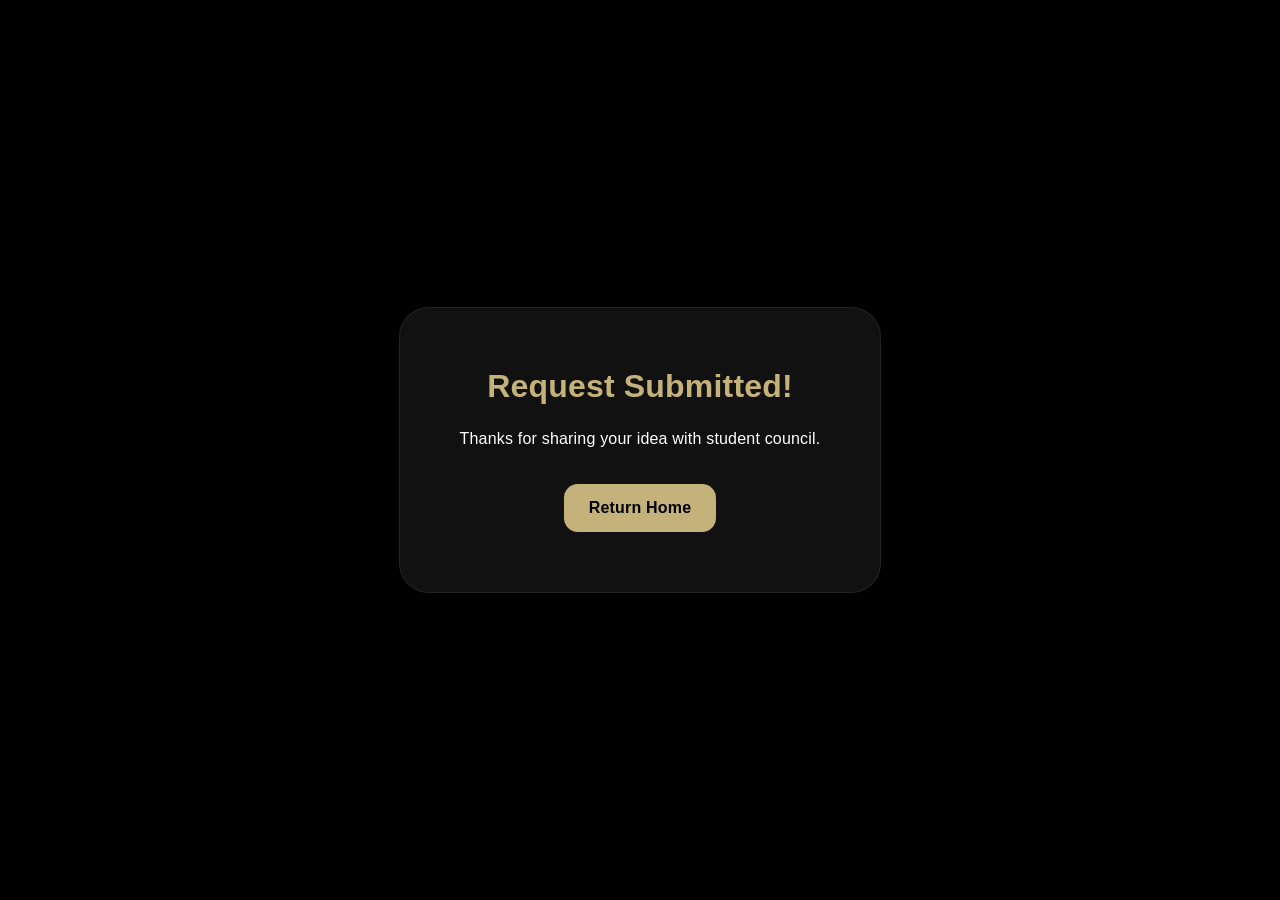
<file: success.html>
<!DOCTYPE html>
<html lang="en">
<head>

<meta charset="UTF-8">
<meta name="viewport" content="width=device-width, initial-scale=1.0">

<title>Request Submitted</title>

<link rel="stylesheet" href="style.css">

<style>

body{
  background:black;
  display:flex;
  justify-content:center;
  align-items:center;
  height:100vh;
  font-family:Inter,sans-serif;
}

.success-box{
  background:#111;
  padding:60px;
  border-radius:30px;
  text-align:center;
  max-width:500px;
  border:1px solid rgba(255,255,255,.08);
}

.success-box h1{
  color:#c5b27a;
  margin-bottom:20px;
}

.success-box p{
  color:white;
  line-height:1.8;
}

.success-box a{
  display:inline-block;
  margin-top:30px;
  text-decoration:none;
  background:#c5b27a;
  color:black;
  padding:15px 25px;
  border-radius:14px;
  font-weight:700;
}

</style>

</head>

<body>

<div class="success-box">

<h1>Request Submitted!</h1>

<p>
Thanks for sharing your idea with student council.
</p>

<a href="/">
Return Home</a>

</div>

</body>
</html>
</file>
<file: style.css>
/* =========================================================
   JWMHS CLASS OF 2028 WEBSITE
   FULL UPDATED STYLE.CSS
   Black + gold theme, light/dark mode, responsive layout
   Updated section marquees: top of each matching section
========================================================= */

/* =========================
   RESET
========================= */

@font-face{
    font-family:'Varsity Team Bold';
    src:url('fonts/VarsityTeam-Bold.otf') format('opentype');
    font-weight:900;
    font-style:normal;
    font-display:swap;
}

*{
    margin:0;
    padding:0;
    box-sizing:border-box;
}

html{
    scroll-behavior:smooth;
}

body{
    font-family:'Barlow Condensed','Inter',sans-serif;
    background:var(--page-bg);
    color:var(--text);
    overflow-x:hidden;
    transition:background .3s ease,color .3s ease;
}

img{
    max-width:100%;
    display:block;
}

a{
    color:inherit;
    text-decoration:none;
}

button,
input,
select,
textarea{
    font-family:'Barlow Condensed','Inter',sans-serif;
}

button{
    border-radius:0;
}

/* =========================
   THEME VARIABLES
========================= */

:root{
    --black:#080808;
    --dark:#111111;
    --gold:#c5a33f;
    --gold-light:#d8bf78;
    --cream:#f6f2ea;
    --cream-2:#eee7da;
    --white:#ffffff;

    --page-bg:#f6f2ea;
    --section-bg:#f6f2ea;
    --section-bg-alt:#ffffff;
    --card-bg:#ffffff;
    --card-bg-soft:#fbfaf7;
    --text:#111111;
    --text-soft:#5f5a50;
    --muted:#6f6a60;
    --border:rgba(197,163,63,.28);
    --border-soft:rgba(197,163,63,.18);
    --shadow:0 18px 50px rgba(0,0,0,.08);
    --headline-gradient:linear-gradient(120deg,#c5a33f 0%,#080808 26%,#d8bf78 52%,#4a3c18 74%,#c5a33f 100%);
    --headline-soft-gradient:linear-gradient(245deg,#d8bf78 0%,#111111 34%,#c5a33f 66%,#f0dc99 100%);
    --gold-text-gradient:linear-gradient(90deg,#7b641f 0%,#f0dc99 28%,#c5a33f 58%,#8b7025 100%);
    --gold-stroke:rgba(8,8,8,.22);

    --hero-bg:#f6f2ea;
    --nav-bg:rgba(246,242,234,.92);
    --nav-text:#111111;

    --ticker-height:78px;
}

body.dark-mode{
    --page-bg:#080808;
    --section-bg:#080808;
    --section-bg-alt:#101010;
    --card-bg:#141414;
    --card-bg-soft:#1c1c1c;
    --text:#f6f2ea;
    --text-soft:#b8b0a0;
    --muted:#b8b0a0;
    --border:rgba(216,191,120,.34);
    --border-soft:rgba(216,191,120,.18);
    --shadow:0 18px 50px rgba(0,0,0,.38);
    --headline-gradient:linear-gradient(120deg,#d8bf78 0%,#f6f2ea 28%,#9b7d28 55%,#f0dc99 78%,#c5a33f 100%);
    --headline-soft-gradient:linear-gradient(245deg,#f6f2ea 0%,#c5a33f 34%,#fff4bf 62%,#b58f2b 100%);
    --gold-text-gradient:linear-gradient(90deg,#b58f2b 0%,#f6f2ea 30%,#d8bf78 62%,#9b7d28 100%);
    --gold-stroke:rgba(216,191,120,.24);

    --hero-bg:#080808;
    --nav-bg:rgba(8,8,8,.94);
    --nav-text:#f6f2ea;
}

/* =========================
   GLOBAL SECTIONS
========================= */

.section{
    position:relative;
    padding:calc(110px + var(--ticker-height)) 8% 110px;
    background:var(--section-bg);
    overflow:hidden;
}

.section:nth-of-type(even){
    background:var(--section-bg-alt);
}

.section::before{
    content:"";
    position:absolute;
    inset:0;
    pointer-events:none;
    background:
        radial-gradient(circle at 8% 10%, rgba(197,163,63,.06), transparent 28%),
        radial-gradient(circle at 95% 18%, rgba(197,163,63,.045), transparent 32%);
}

.section > *{
    position:relative;
    z-index:2;
}

.section-heading{
    margin-bottom:55px;
}

.section-heading.center{
    text-align:center;
    max-width:850px;
    margin-left:auto;
    margin-right:auto;
}

.section-heading.left{
    text-align:left;
    max-width:950px;
}

.section-heading span,
.section-tag{
    display:inline-block;
    color:var(--gold);
    font-size:.78rem;
    font-weight:900;
    letter-spacing:5px;
    text-transform:uppercase;
    margin-bottom:14px;
}

.section-heading h2{
    color:var(--text);
    font-size:3.8rem;
    line-height:.95;
    font-weight:900;
    text-transform:uppercase;
    letter-spacing:-3px;
}

.section-heading h2 span{
    display:inline;
    color:var(--gold);
    font-size:inherit;
    letter-spacing:inherit;
}

.section-heading p{
    color:var(--muted);
    line-height:1.8;
    font-size:1.05rem;
    margin-top:18px;
    max-width:720px;
}

.section-heading.center p{
    margin-left:auto;
    margin-right:auto;
}

/* =========================
   ATTENTION TEXT COLOR
========================= */

.section-heading h2,
.section-heading h2 span,
.guide-hero h2,
.voice-card h3,
.poll-card h3,
.featured-poll-card h3,
.grade-heading,
.final-grade-box h2,
.prediction-box h2{
    background-image:var(--headline-gradient);
    -webkit-background-clip:text;
    background-clip:text;
    color:transparent;
    -webkit-text-fill-color:transparent;
    -webkit-text-stroke:.35px var(--gold-stroke);
    text-shadow:0 14px 34px rgba(197,163,63,.12);
}

.about-feature-card h3,
.resource-card h3,
.event-card h3,
.makeover-strip-card strong,
.hero-countdown-top h3,
.brand-text h2,
.dashboard-save-card h3,
.dashboard-card-header h3,
.weekly-main h4,
.project-info h4,
.course-list-main h3,
.detail-title-wrap h3,
.detail-topics h4,
.rating-breakdown h4,
.exam-prep-main h3,
.council-clean-card h3,
.advisor-card h3,
.rep-card h3,
.communication-content h3,
.coming-soon-card h3,
.footer-brand h3,
.mobile-preview-card h3{
    background-image:var(--headline-soft-gradient);
    -webkit-background-clip:text;
    background-clip:text;
    color:transparent;
    -webkit-text-fill-color:transparent;
    -webkit-text-stroke:.2px var(--gold-stroke);
}

.section-heading span,
.section-tag,
.card-number,
.hero-countdown-top span,
.dashboard-card-header span,
.communication-label,
.exam-prep-type,
.course-grade,
.mobile-preview-heading span{
    background-image:var(--gold-text-gradient);
    -webkit-background-clip:text;
    background-clip:text;
    color:var(--gold);
    -webkit-text-fill-color:transparent;
    text-shadow:0 6px 18px rgba(197,163,63,.14);
}

.exam-prep-main h3{
    background-image:linear-gradient(135deg,#ffffff 0%,#d8bf78 54%,#c5a33f 100%);
    -webkit-background-clip:text;
    background-clip:text;
    color:transparent;
    -webkit-text-fill-color:transparent;
    -webkit-text-stroke:.15px rgba(216,191,120,.22);
}

.grade-labels{
    color:var(--gold);
    text-shadow:0 4px 14px rgba(197,163,63,.12);
}

/* =========================
   REAL REPEATING SECTION TICKERS
========================= */

@keyframes realTickerScroll{
    from{
        transform:translateX(0);
    }

    to{
        transform:translateX(-50%);
    }
}

@keyframes heroAmbientShift{
    0%, 100%{
        background-position:0% 48%, 50% 50%, 100% 52%;
        opacity:.72;
    }

    50%{
        background-position:100% 52%, 44% 56%, 0% 48%;
        opacity:.95;
    }
}

@keyframes heroLineSweep{
    from{
        transform:translateX(-120%);
    }

    to{
        transform:translateX(120%);
    }
}

@keyframes heroBackgroundPulse{
    0%, 100%{
        opacity:.42;
    }

    50%{
        opacity:.72;
    }
}

@keyframes heroFieldDrift{
    0%, 100%{
        background-position:0 0, 0 0;
    }

    50%{
        background-position:42px 28px, -34px 44px;
    }
}

@keyframes heroGlowBreathe{
    0%, 100%{
        transform:scale(1);
        opacity:.5;
    }

    50%{
        transform:scale(1.04);
        opacity:.76;
    }
}

@keyframes gradientTextFlow{
    0%{
        background-position-x:0%;
    }

    50%{
        background-position-x:100%;
    }

    100%{
        background-position-x:0%;
    }
}

/* 
   Adds room at the top of every section
   so the marquee can sit above the section content.
*/

.section{
    padding-top:150px;
}

/* The actual marquee bar */

.section-ticker{
    position:absolute;
    left:0;
    right:0;
    top:0;
    bottom:auto;
    width:100%;
    overflow:hidden;
    border-top:1px solid var(--border-soft);
    border-bottom:1px solid var(--border-soft);
    background:
        linear-gradient(90deg, rgba(197,163,63,.03), rgba(216,191,120,.14), rgba(197,163,63,.03)),
        rgba(197,163,63,.075);
    pointer-events:none;
    z-index:3;
}

/* The moving track */

.section-ticker-track{
    display:flex;
    width:max-content;
    animation:realTickerScroll 70s linear infinite;
}

/* Each repeated group */

.section-ticker-group{
    display:flex;
    align-items:center;
    flex-shrink:0;
}

/* Each text item */

.section-ticker-item{
    display:inline-flex;
    align-items:center;
    justify-content:center;
    padding:29px 36px;
    font-size:1.38rem;
    line-height:1;
    font-weight:650;
    letter-spacing:3.8px;
    text-transform:uppercase;
    white-space:nowrap;
    flex-shrink:0;
}

.section-ticker-text{
    display:inline-flex;
    align-items:center;
    gap:18px;
}

.ticker-word{
    display:inline-block;
}

.ticker-dot{
    color:var(--gold);
    -webkit-text-stroke:0;
    font-size:.72em;
    line-height:1;
    opacity:.78;
    margin-left:18px;
}

/* Text color styles */

.section-ticker-text.solid-gold{
    color:var(--gold);
    -webkit-text-stroke:0;
}

.section-ticker-text.solid-black{
    color:#080808;
    -webkit-text-stroke:0;
}

.section-ticker-text.outline-gold{
    color:transparent;
    -webkit-text-stroke:1px var(--gold);
}

.section-ticker-text.outline-black{
    color:transparent;
    -webkit-text-stroke:1px #080808;
}

/* Dark mode fixes */

body.dark-mode .section-ticker{
    background:
        linear-gradient(90deg, rgba(216,191,120,.02), rgba(216,191,120,.11), rgba(216,191,120,.02)),
        rgba(216,191,120,.055);
}

body.dark-mode .section-ticker-text.solid-black{
    color:#f6f2ea;
}

body.dark-mode .section-ticker-text.outline-black{
    -webkit-text-stroke:1px #f6f2ea;
}

/* Hide old original homepage marquee if it still exists */

.marquee-strip{
    display:none;
}

/* Tablet / mobile */

@media(max-width:768px){

    .section{
        padding-top:120px;
    }

    .section-ticker-item{
        padding:18px 38px;
        font-size:1.08rem;
        letter-spacing:3px;
    }

}

/* Small phones */

@media(max-width:520px){

    .section{
        padding-top:112px;
    }

    .section-ticker-item{
        padding:17px 32px;
        font-size:.98rem;
        letter-spacing:2.5px;
    }

}

@media(max-width:768px){

    body{
        padding-bottom:64px !important;
    }

    .site-footer{
        padding-bottom:78px !important;
    }

    .mobile-bottom-nav{
        left:6px !important;
        right:6px !important;
        bottom:6px !important;
        min-height:52px !important;
        padding:5px 6px !important;
        gap:2px !important;
    }

    .mobile-bottom-link{
        gap:2px !important;
        font-size:.55rem !important;
    }

    .mobile-bottom-link span{
        font-size:1rem !important;
    }

}

/* Absolute final gradient animation layer. Keep this after every other rule. */
.section-heading h2,
.section-heading h2 span,
.guide-hero h2,
.voice-card h3,
.poll-card h3,
.featured-poll-card h3,
.grade-heading,
.final-grade-box h2,
.prediction-box h2{
    background-image:var(--headline-gradient) !important;
    background-size:230% 230% !important;
    background-position:0% 50%;
    -webkit-background-clip:text !important;
    background-clip:text !important;
    color:transparent !important;
    -webkit-text-fill-color:transparent !important;
    animation:gradientTextFlow 8.5s ease-in-out infinite !important;
}

.about-feature-card h3,
.resource-card h3,
.event-card h3,
.makeover-strip-card strong,
.hero-countdown-top h3,
.brand-text h2,
.dashboard-save-card h3,
.dashboard-card-header h3,
.weekly-main h4,
.project-info h4,
.course-list-main h3,
.detail-title-wrap h3,
.detail-topics h4,
.rating-breakdown h4,
.council-clean-card h3,
.advisor-card h3,
.rep-card h3,
.communication-content h3,
.coming-soon-card h3,
.footer-brand h3,
.mobile-preview-card h3{
    background-image:var(--headline-soft-gradient) !important;
    background-size:220% 220% !important;
    background-position:0% 50%;
    -webkit-background-clip:text !important;
    background-clip:text !important;
    color:transparent !important;
    -webkit-text-fill-color:transparent !important;
    animation:gradientTextFlow 7.5s ease-in-out infinite !important;
}

.exam-prep-main h3{
    background-image:linear-gradient(135deg,#ffffff 0%,#d8bf78 48%,#c5a33f 72%,#ffffff 100%) !important;
    background-size:220% 220% !important;
    background-position:0% 50%;
    -webkit-background-clip:text !important;
    background-clip:text !important;
    color:transparent !important;
    -webkit-text-fill-color:transparent !important;
    animation:gradientTextFlow 7s ease-in-out infinite !important;
}

.section-heading span,
.section-tag,
.card-number,
.hero-countdown-top span,
.dashboard-card-header span,
.communication-label,
.exam-prep-type,
.course-grade,
.mobile-preview-heading span{
    background-image:var(--gold-text-gradient) !important;
    background-size:210% 210% !important;
    background-position:0% 50%;
    -webkit-background-clip:text !important;
    background-clip:text !important;
    color:var(--gold) !important;
    -webkit-text-fill-color:transparent !important;
    animation:gradientTextFlow 6.5s ease-in-out infinite !important;
}

@media(prefers-reduced-motion:reduce){

    .section-heading h2,
    .section-heading h2 span,
    .guide-hero h2,
    .voice-card h3,
    .poll-card h3,
    .featured-poll-card h3,
    .grade-heading,
    .final-grade-box h2,
    .prediction-box h2,
    .about-feature-card h3,
    .resource-card h3,
    .event-card h3,
    .makeover-strip-card strong,
    .hero-countdown-top h3,
    .brand-text h2,
    .dashboard-save-card h3,
    .dashboard-card-header h3,
    .weekly-main h4,
    .project-info h4,
    .course-list-main h3,
    .detail-title-wrap h3,
    .detail-topics h4,
    .rating-breakdown h4,
    .exam-prep-main h3,
    .council-clean-card h3,
    .advisor-card h3,
    .rep-card h3,
    .communication-content h3,
    .coming-soon-card h3,
    .footer-brand h3,
    .mobile-preview-card h3,
    .section-heading span,
    .section-tag,
    .card-number,
    .hero-countdown-top span,
    .dashboard-card-header span,
    .communication-label,
    .exam-prep-type,
    .course-grade,
    .mobile-preview-heading span{
        animation:none !important;
    }

}

/* True final variation pass for animated gradient text. */
.section-heading h2,
.guide-hero h2,
.grade-heading{
    background-image:linear-gradient(110deg,#c5a33f 0%,#080808 24%,#d8bf78 50%,#4a3c18 72%,#c5a33f 100%) !important;
    animation-duration:9s !important;
}

.section-heading h2 span,
.final-grade-box h2,
.prediction-box h2,
.voice-card h3,
.poll-card h3,
.featured-poll-card h3{
    background-image:linear-gradient(250deg,#080808 0%,#c5a33f 28%,#f0dc99 52%,#2b2410 76%,#d8bf78 100%) !important;
    animation-duration:8s !important;
}

.makeover-strip-card strong,
.dashboard-card-header h3,
.weekly-main h4,
.project-info h4{
    background-image:linear-gradient(90deg,#111111 0%,#d8bf78 24%,#c5a33f 54%,#4a3c18 78%,#f0dc99 100%) !important;
    animation-duration:7s !important;
}

.hero-countdown-top h3,
.brand-text h2,
.footer-brand h3,
.communication-content h3{
    background-image:linear-gradient(135deg,#d8bf78 0%,#6d5618 26%,#111111 48%,#c5a33f 76%,#f0dc99 100%) !important;
    animation-duration:7.8s !important;
}

.about-feature-card h3,
.resource-card h3,
.event-card h3,
.course-list-main h3,
.detail-title-wrap h3,
.detail-topics h4,
.rating-breakdown h4,
.council-clean-card h3,
.advisor-card h3,
.rep-card h3,
.coming-soon-card h3,
.mobile-preview-card h3{
    background-image:linear-gradient(200deg,#8b7025 0%,#111111 22%,#c5a33f 50%,#f0dc99 72%,#4a3c18 100%) !important;
    animation-duration:7.3s !important;
}

body.dark-mode .section-heading h2,
body.dark-mode .guide-hero h2,
body.dark-mode .grade-heading{
    background-image:linear-gradient(110deg,#d8bf78 0%,#f6f2ea 28%,#9b7d28 56%,#fff4bf 78%,#c5a33f 100%) !important;
}

body.dark-mode .section-heading h2 span,
body.dark-mode .final-grade-box h2,
body.dark-mode .prediction-box h2,
body.dark-mode .voice-card h3,
body.dark-mode .poll-card h3,
body.dark-mode .featured-poll-card h3{
    background-image:linear-gradient(250deg,#f6f2ea 0%,#c5a33f 30%,#fff4bf 56%,#9b7d28 78%,#d8bf78 100%) !important;
}

body.dark-mode .makeover-strip-card strong,
body.dark-mode .dashboard-card-header h3,
body.dark-mode .weekly-main h4,
body.dark-mode .project-info h4,
body.dark-mode .hero-countdown-top h3,
body.dark-mode .brand-text h2,
body.dark-mode .footer-brand h3,
body.dark-mode .communication-content h3,
body.dark-mode .about-feature-card h3,
body.dark-mode .resource-card h3,
body.dark-mode .event-card h3,
body.dark-mode .course-list-main h3,
body.dark-mode .detail-title-wrap h3,
body.dark-mode .detail-topics h4,
body.dark-mode .rating-breakdown h4,
body.dark-mode .council-clean-card h3,
body.dark-mode .advisor-card h3,
body.dark-mode .rep-card h3,
body.dark-mode .coming-soon-card h3,
body.dark-mode .mobile-preview-card h3{
    background-image:linear-gradient(135deg,#f6f2ea 0%,#d8bf78 30%,#b58f2b 58%,#fff4bf 82%,#c5a33f 100%) !important;
}

/* FINAL OVERRIDE: dashboard rebuild, readable condensed headings, and entry motion. */
@keyframes siteEntryFadeFinal{
    from{ opacity:0; transform:translateY(16px); filter:blur(8px); }
    to{ opacity:1; transform:translateY(0); filter:blur(0); }
}

body,
button,
input,
select,
textarea{
    font-family:'Barlow Condensed','Inter',sans-serif !important;
}

.top-nav,
.makeover-alert,
.hero-clean,
.makeover-quick-strip,
.section,
.request-section,
.site-footer{
    animation:siteEntryFadeFinal .85s cubic-bezier(.16,1,.3,1) both !important;
}

.top-nav{ animation-delay:.06s !important; }
.hero-clean{ animation-delay:.14s !important; }
.makeover-quick-strip{ animation-delay:.22s !important; }
.section{ animation-delay:.28s !important; }

.section-heading h2,
.hero-copy h1,
.makeover-hero-left h1,
.guide-hero h2,
.voice-card h3,
.poll-card h3,
.featured-poll-card h3,
.grade-heading,
.final-grade-box h2,
.prediction-box h2,
.communication-content h3,
.footer-brand h3,
.dashboard-card-header h3,
.weekly-main h4,
.project-info h4,
.course-list-main h3,
.detail-title-wrap h3,
.council-clean-card h3,
.advisor-card h3,
.rep-card h3,
.about-feature-card h3,
.resource-card h3,
.event-card h3,
.tools-launch-card strong,
.makeover-strip-card strong{
    letter-spacing:.045em !important;
    word-spacing:.08em !important;
    line-height:1.04 !important;
}

.section-heading span,
.section-tag,
.makeover-hero-kicker,
.eyebrow,
.dashboard-card-header span,
.communication-label,
.hero-countdown-top span,
.card-number,
.poll-label,
.guide-filter label,
.bell-select-wrap label{
    font-size:clamp(.78rem,.8vw,.95rem) !important;
    letter-spacing:.28em !important;
    line-height:1.1 !important;
}

.dashboard-grid{
    display:grid !important;
    grid-template-columns:1.15fr 1fr .82fr !important;
    grid-template-areas:
        "weekly weekly bell"
        "quick projects bell"
        "voice voice bell" !important;
    gap:18px !important;
    align-items:stretch !important;
}

.weekly-card{ grid-area:weekly !important; }
.quick-links-card{ grid-area:quick !important; }
.projects-card{ grid-area:projects !important; }
.bell-card{ grid-area:bell !important; }
.voice-card{ grid-area:voice !important; }

.faq-card{
    display:none !important;
}

.bell-card{
    display:flex !important;
    flex-direction:column !important;
    min-height:100% !important;
}

.bell-card .bell-schedule-list{
    flex:1 1 auto !important;
    max-height:640px !important;
    overflow:auto !important;
}

.topic-item::before{
    content:"✓" !important;
}

.form-container{
    height:620px !important;
    max-height:72vh !important;
}

@media(max-width:768px){

    .section-heading h2,
    .hero-copy h1,
    .makeover-hero-left h1{
        letter-spacing:.025em !important;
        word-spacing:.05em !important;
    }

    .section-heading span,
    .section-tag,
    .makeover-hero-kicker,
    .eyebrow,
    .dashboard-card-header span,
    .communication-label,
    .hero-countdown-top span,
    .card-number,
    .poll-label,
    .guide-filter label,
    .bell-select-wrap label{
        font-size:.72rem !important;
        letter-spacing:.22em !important;
    }

    .dashboard-grid{
        grid-template-columns:repeat(2,minmax(0,1fr)) !important;
        grid-template-areas:
            "weekly weekly"
            "quick bell"
            "projects bell"
            "voice voice" !important;
        gap:8px !important;
    }

    .bell-card .bell-schedule-list{
        max-height:260px !important;
    }

}

@media(prefers-reduced-motion:reduce){

    .top-nav,
    .makeover-alert,
    .hero-clean,
    .makeover-quick-strip,
    .section,
    .request-section,
    .site-footer{
        animation:none !important;
        filter:none !important;
        transform:none !important;
    }

}

/* Final dashboard, typography, and entry-motion cleanup. */
@keyframes siteEntryFade{
    from{
        opacity:0;
        transform:translateY(18px);
        filter:blur(8px);
    }

    to{
        opacity:1;
        transform:translateY(0);
        filter:blur(0);
    }
}

body{
    letter-spacing:.012em;
}

.top-nav,
.makeover-alert,
.hero-clean,
.makeover-quick-strip,
.section,
.request-section,
.site-footer{
    animation:siteEntryFade .85s cubic-bezier(.16,1,.3,1) both;
}

.makeover-alert{ animation-delay:.02s; }
.top-nav{ animation-delay:.08s; }
.hero-clean{ animation-delay:.16s; }
.makeover-quick-strip{ animation-delay:.24s; }
.section{ animation-delay:.28s; }

.section-heading h2,
.hero-copy h1,
.makeover-hero-left h1,
.guide-hero h2,
.voice-card h3,
.poll-card h3,
.featured-poll-card h3,
.grade-heading,
.final-grade-box h2,
.prediction-box h2,
.communication-content h3,
.footer-brand h3,
.dashboard-card-header h3,
.weekly-main h4,
.project-info h4,
.course-list-main h3,
.detail-title-wrap h3,
.council-clean-card h3,
.advisor-card h3,
.rep-card h3,
.about-feature-card h3,
.resource-card h3,
.event-card h3,
.tools-launch-card strong,
.makeover-strip-card strong{
    letter-spacing:.045em !important;
    word-spacing:.08em !important;
    line-height:1.02 !important;
}

.section-heading span,
.section-tag,
.makeover-hero-kicker,
.eyebrow,
.dashboard-card-header span,
.communication-label,
.hero-countdown-top span,
.card-number,
.poll-label,
.guide-filter label,
.bell-select-wrap label{
    font-size:clamp(.78rem,.8vw,.95rem) !important;
    letter-spacing:.28em !important;
    line-height:1.1 !important;
}

.dashboard-grid{
    display:grid !important;
    grid-template-columns:1.15fr 1fr .82fr !important;
    grid-template-areas:
        "weekly weekly bell"
        "quick projects bell"
        "voice voice bell" !important;
    gap:18px !important;
    align-items:stretch;
}

.weekly-card{ grid-area:weekly !important; }
.quick-links-card{ grid-area:quick !important; }
.projects-card{ grid-area:projects !important; }
.bell-card{ grid-area:bell !important; }
.voice-card{ grid-area:voice !important; }

.faq-card{
    display:none !important;
}

.bell-card{
    display:flex !important;
    flex-direction:column;
    min-height:100%;
}

.bell-card .bell-schedule-list{
    flex:1 1 auto;
    max-height:640px;
    overflow:auto;
}

@media(max-width:768px){

    .section-heading h2,
    .hero-copy h1,
    .makeover-hero-left h1{
        letter-spacing:.025em !important;
        word-spacing:.05em !important;
    }

    .section-heading span,
    .section-tag,
    .makeover-hero-kicker,
    .eyebrow,
    .dashboard-card-header span,
    .communication-label,
    .hero-countdown-top span,
    .card-number,
    .poll-label,
    .guide-filter label,
    .bell-select-wrap label{
        font-size:.72rem !important;
        letter-spacing:.22em !important;
    }

    .dashboard-grid{
        grid-template-columns:repeat(2,minmax(0,1fr)) !important;
        grid-template-areas:
            "weekly weekly"
            "quick bell"
            "projects bell"
            "voice voice" !important;
        gap:8px !important;
    }

    .bell-card .bell-schedule-list{
        max-height:260px !important;
    }

}

@media(prefers-reduced-motion:reduce){

    .top-nav,
    .makeover-alert,
    .hero-clean,
    .makeover-quick-strip,
    .section,
    .request-section,
    .site-footer{
        animation:none !important;
        filter:none !important;
        transform:none !important;
    }

}

/* Absolute final density/layout pass for the 2029-style compact UI. */
body,
button,
input,
select,
textarea{
    font-family:'Barlow Condensed','Inter',sans-serif !important;
}

.topic-item::before{
    content:"✓" !important;
}

.form-container{
    height:620px !important;
    max-height:72vh;
}

.dashboard-grid{
    display:grid !important;
    grid-template-columns:1.15fr 1fr .82fr !important;
    grid-template-areas:
        "weekly weekly bell"
        "quick projects bell"
        "voice voice bell" !important;
    gap:18px !important;
    align-items:stretch;
}

.weekly-card{ grid-area:weekly !important; }
.quick-links-card{ grid-area:quick !important; }
.projects-card{ grid-area:projects !important; }
.bell-card{ grid-area:bell !important; }
.faq-card{ grid-area:faq !important; }
.voice-card{ grid-area:voice !important; }

.faq-card{
    display:none !important;
}

.bell-card{
    display:flex;
    flex-direction:column;
    min-height:100%;
}

.bell-card .bell-schedule-list{
    flex:1 1 auto;
    max-height:640px;
    overflow:auto;
}

.dashboard-card{
    padding:20px !important;
}

.dashboard-icon{
    width:40px !important;
    height:40px !important;
    font-size:1.1rem !important;
}

.quick-link-tile{
    min-height:74px !important;
    padding:10px !important;
}

.bell-period-row{
    padding:9px 10px !important;
}

.lunch-row{
    grid-template-columns:54px .7fr 1.3fr !important;
}

.guide-hero{
    display:none !important;
}

.student-guide-shell{
    padding:26px !important;
}

.guide-layout{
    grid-template-columns:minmax(330px,.9fr) minmax(0,1.1fr) !important;
    gap:16px !important;
}

.course-list,
.course-detail-panel{
    height:430px !important;
    min-height:430px !important;
    max-height:430px !important;
}

.detail-info-grid,
.topic-list{
    grid-template-columns:repeat(2,minmax(0,1fr)) !important;
}

@media(max-width:768px){

    body{
        font-size:15px;
    }

    .section{
        padding:calc(48px + var(--ticker-height)) 12px 48px !important;
    }

    .section-heading{
        margin-bottom:20px !important;
    }

    .section-heading h2{
        font-size:2rem !important;
        line-height:.95 !important;
    }

    .section-heading p{
        font-size:.86rem !important;
        line-height:1.35 !important;
    }

    .mobile-home-preview{
        display:none !important;
    }

    .makeover-quick-strip{
        width:calc(100% - 24px) !important;
        margin:0 12px 18px !important;
        grid-template-columns:repeat(2,minmax(0,1fr)) !important;
    }

    .makeover-strip-card{
        min-height:54px !important;
        padding:8px !important;
        gap:8px !important;
    }

    .makeover-strip-card > span{
        width:34px !important;
        height:34px !important;
        font-size:1rem !important;
    }

    .makeover-strip-card strong{
        font-size:.75rem !important;
    }

    .makeover-strip-card p{
        font-size:.66rem !important;
        margin-top:1px !important;
    }

    .dashboard-grid{
        grid-template-columns:repeat(2,minmax(0,1fr)) !important;
        grid-template-areas:
            "weekly weekly"
            "quick bell"
            "projects bell"
            "voice voice" !important;
        gap:8px !important;
    }

    .dashboard-card{
        padding:10px !important;
    }

    .dashboard-card-header{
        gap:7px !important;
        margin-bottom:8px !important;
    }

    .dashboard-icon{
        width:30px !important;
        height:30px !important;
        font-size:.88rem !important;
    }

    .dashboard-card-header span{
        font-size:.54rem !important;
        letter-spacing:1.5px !important;
        margin-bottom:3px !important;
    }

    .dashboard-card-header h3{
        font-size:.78rem !important;
        line-height:1.05 !important;
    }

    .weekly-item{
        grid-template-columns:44px minmax(0,1fr) auto !important;
        gap:8px !important;
        padding:8px !important;
    }

    .weekly-date{
        text-align:center !important;
        border-right:1px solid var(--border-soft) !important;
        border-bottom:none !important;
        padding:0 8px 0 0 !important;
    }

    .weekly-date span,
    .weekly-tag{
        font-size:.58rem !important;
    }

    .weekly-date strong,
    .weekly-main h4,
    .project-info h4{
        font-size:.72rem !important;
    }

    .weekly-main p,
    .project-info p{
        font-size:.68rem !important;
        line-height:1.2 !important;
    }

    .quick-links-grid{
        grid-template-columns:repeat(2,minmax(0,1fr)) !important;
        gap:6px !important;
    }

    .quick-link-tile{
        min-height:58px !important;
        padding:6px !important;
        gap:4px !important;
    }

    .quick-link-tile span{
        font-size:.98rem !important;
    }

    .quick-link-tile strong{
        font-size:.62rem !important;
    }

    .quick-link-tile small{
        display:none !important;
    }

    .project-row{
        grid-template-columns:minmax(0,1fr) !important;
        gap:4px !important;
        padding:7px 0 !important;
    }

    .project-status{
        width:max-content;
        padding:4px 6px !important;
        font-size:.54rem !important;
    }

    .bell-select-wrap{
        padding:7px !important;
        margin-bottom:7px !important;
    }

    .bell-schedule-list{
        max-height:280px !important;
        overflow:auto !important;
        gap:6px !important;
    }

    .bell-period-row{
        padding:7px !important;
    }

    .bell-period-main{
        grid-template-columns:minmax(0,1fr) auto !important;
        gap:6px !important;
    }

    .bell-period-main h4,
    .bell-period-main p{
        font-size:.7rem !important;
    }

    .bell-period-main p{
        text-align:right !important;
    }

    .bell-note{
        font-size:.62rem !important;
        line-height:1.25 !important;
    }

    .lunch-list{
        margin-top:6px !important;
        padding:6px !important;
        gap:4px !important;
    }

    .lunch-row{
        grid-template-columns:34px .7fr 1.3fr !important;
        gap:5px !important;
        font-size:.58rem !important;
        border-bottom:none !important;
        padding-bottom:0 !important;
    }

    .faq-question{
        padding:8px !important;
        font-size:.68rem !important;
    }

    .faq-answer{
        padding:0 8px 8px !important;
        font-size:.66rem !important;
    }

    #events-container,
    .poll-grid,
    .about-clean-grid,
    .resource-card-grid{
        grid-template-columns:repeat(2,minmax(0,1fr)) !important;
        gap:10px !important;
    }

    .event-card,
    .poll-card,
    .about-feature-card,
    .resource-card{
        padding:12px !important;
        min-height:0 !important;
    }

    .event-card h3,
    .poll-card h3,
    .about-feature-card h3,
    .resource-card h3{
        font-size:.82rem !important;
        line-height:1.05 !important;
    }

    .event-card p,
    .poll-card p,
    .about-feature-card p,
    .resource-card p{
        font-size:.68rem !important;
        line-height:1.25 !important;
    }

    .student-guide-shell{
        padding:12px !important;
    }

    .guide-tabs{
        display:grid !important;
        grid-template-columns:repeat(3,minmax(0,1fr)) !important;
        overflow:visible !important;
    }

    .guide-tab{
        min-width:0 !important;
        padding:8px 6px !important;
        font-size:.62rem !important;
        letter-spacing:.3px !important;
    }

    #course-search-input,
    #club-search-input{
        padding:9px 10px !important;
        font-size:.78rem !important;
    }

    .guide-filters{
        grid-template-columns:repeat(3,minmax(0,1fr)) !important;
        gap:6px !important;
        margin:8px 0 10px !important;
    }

    .guide-filter{
        padding:7px !important;
    }

    .guide-filter label,
    .bell-select-wrap label{
        font-size:.56rem !important;
        letter-spacing:1.3px !important;
    }

    .guide-filter select,
    .bell-select-wrap select{
        font-size:.74rem !important;
    }

    .guide-layout{
        grid-template-columns:minmax(130px,.92fr) minmax(0,1.08fr) !important;
        gap:8px !important;
    }

    .course-list,
    .course-detail-panel{
        height:390px !important;
        min-height:390px !important;
        max-height:390px !important;
    }

    .course-list{
        padding-right:4px !important;
    }

    .course-list-card{
        grid-template-columns:26px minmax(0,1fr) !important;
        gap:6px !important;
        padding:7px !important;
        margin-bottom:6px !important;
    }

    .course-icon{
        width:26px !important;
        height:26px !important;
        font-size:.72rem !important;
    }

    .course-list-main h3{
        font-size:.68rem !important;
        line-height:1.05 !important;
        margin-bottom:4px !important;
    }

    .course-tags{
        gap:4px !important;
    }

    .course-tag{
        padding:3px 4px !important;
        font-size:.5rem !important;
    }

    .course-grade,
    .course-rating-small{
        grid-column:2 !important;
        font-size:.56rem !important;
        text-align:left !important;
    }

    .course-rating-small span{
        display:inline !important;
        font-size:.52rem !important;
    }

    .course-detail-panel{
        padding:10px !important;
    }

    .detail-top{
        gap:8px !important;
        margin-bottom:10px !important;
    }

    .detail-title-wrap{
        gap:6px !important;
    }

    .detail-title-wrap h3{
        font-size:.78rem !important;
    }

    .detail-rating{
        font-size:.88rem !important;
    }

    .detail-description{
        font-size:.64rem !important;
        line-height:1.25 !important;
        margin-bottom:8px !important;
    }

    .detail-info-grid{
        grid-template-columns:repeat(2,minmax(0,1fr)) !important;
        gap:6px !important;
        padding-top:8px !important;
        margin-bottom:8px !important;
    }

    .detail-info-item{
        grid-template-columns:14px minmax(0,1fr) !important;
        gap:3px !important;
        font-size:.56rem !important;
    }

    .detail-info-item p{
        grid-column:2 !important;
    }

    .detail-topics h4,
    .rating-breakdown h4{
        font-size:.62rem !important;
        margin-bottom:6px !important;
    }

    .topic-list{
        grid-template-columns:repeat(2,minmax(0,1fr)) !important;
        gap:4px !important;
    }

    .topic-item{
        font-size:.56rem !important;
    }

    .topic-item::before{
        width:12px !important;
        height:12px !important;
        font-size:.48rem !important;
        margin-right:4px !important;
    }

    .rating-row{
        grid-template-columns:24px 1fr 28px !important;
        gap:5px !important;
        font-size:.56rem !important;
    }

    .form-container{
        height:540px !important;
        max-height:68vh !important;
        margin-top:14px !important;
    }

}

@media(max-width:520px){

    .guide-layout{
        grid-template-columns:minmax(118px,.9fr) minmax(0,1.1fr) !important;
    }

    .course-list,
    .course-detail-panel{
        height:370px !important;
        min-height:370px !important;
        max-height:370px !important;
    }

    .bell-schedule-list{
        max-height:260px !important;
    }

}

/* Compact 2029-inspired UI pass */
.tab,
.more-menu-toggle,
.theme-toggle,
.primary-btn,
.secondary-btn,
.dashboard-card-link,
.voice-btn,
.communication-btn,
.guide-tab,
.grade-btn,
.poll-vote-btn,
.suggest-change-btn,
.guide-request-btn,
.makeover-alert-btn,
.hero-countdown-btn{
    min-height:0;
    border:1px solid var(--border);
    box-shadow:none;
    letter-spacing:1.4px;
}

.dashboard-section{
    padding-top:calc(82px + var(--ticker-height));
}

.dashboard-shell{
    max-width:1420px;
}

.dashboard-heading-row{
    align-items:end;
    margin-bottom:18px;
}

.dashboard-heading-row .section-heading{
    margin-bottom:0;
}

.dashboard-heading-row .section-heading h2{
    font-size:clamp(2.6rem,4vw,5rem);
}

.dashboard-heading-row .section-heading p{
    max-width:780px;
    line-height:1.45;
}

.dashboard-save-card{
    flex-basis:250px;
    padding:14px;
    gap:10px;
}

.dashboard-grid{
    display:grid;
    grid-template-columns:1.25fr .9fr .85fr;
    grid-template-areas:
        "weekly weekly voice"
        "quick projects bell"
        "quick faq bell";
    gap:18px;
}

.weekly-card{ grid-area:weekly; }
.quick-links-card{ grid-area:quick; }
.projects-card{ grid-area:projects; }
.bell-card{ grid-area:bell; }
.faq-card{ grid-area:faq; }
.voice-card{ grid-area:voice; }

.dashboard-card{
    padding:20px;
    border-width:1px;
}

.weekly-card{
    padding:24px;
}

.voice-card{
    min-height:0;
    padding:22px;
}

.voice-quote{
    font-size:3.2rem;
}

.voice-card h3{
    font-size:1.55rem;
}

.voice-card p{
    margin-top:10px;
    line-height:1.35;
}

.voice-btn{
    margin-top:16px;
    padding:11px 18px;
}

.voice-mustang{
    width:82px;
    margin-top:14px;
}

.dashboard-card-header{
    gap:12px;
    margin-bottom:14px;
}

.dashboard-icon{
    width:40px;
    height:40px;
    font-size:1.1rem;
}

.dashboard-card-header span{
    font-size:.62rem;
    letter-spacing:2.2px;
    margin-bottom:4px;
}

.dashboard-card-header h3{
    font-size:1rem;
}

.weekly-item{
    grid-template-columns:58px 1fr auto;
    padding:10px;
}

.weekly-main p,
.project-info p{
    font-size:.8rem;
    line-height:1.35;
}

.quick-links-grid{
    grid-template-columns:repeat(2,minmax(0,1fr));
    gap:8px;
}

.quick-link-tile{
    min-height:74px;
    padding:10px;
    gap:5px;
}

.quick-link-tile span{
    font-size:1.2rem;
}

.quick-link-tile strong{
    font-size:.78rem;
}

.quick-link-tile small{
    font-size:.72rem;
}

.project-row{
    padding:10px 0;
}

.project-status{
    padding:6px 9px;
    font-size:.64rem;
}

.bell-select-wrap{
    margin-bottom:10px;
    padding:10px 12px;
}

.bell-schedule-list{
    gap:7px;
}

.bell-period-row{
    padding:9px 10px;
}

.bell-period-main{
    grid-template-columns:minmax(0,1fr) auto;
    gap:10px;
}

.bell-period-main h4{
    font-size:.86rem;
}

.bell-period-main p{
    font-size:.82rem;
}

.bell-note{
    font-size:.74rem;
    line-height:1.3;
}

.lunch-list{
    margin-top:8px;
    padding:8px;
    gap:5px;
}

.lunch-row{
    grid-template-columns:54px .7fr 1.3fr;
    gap:8px;
    font-size:.72rem;
}

.faq-question{
    padding:12px;
}

.faq-answer{
    padding:0 12px 12px;
    font-size:.82rem;
    line-height:1.45;
}

.student-guide-shell{
    max-width:1480px;
    padding:26px;
}

.guide-hero{
    display:none;
}

.guide-tabs{
    margin-bottom:14px;
}

.guide-tab{
    padding:12px 16px;
    font-size:.86rem;
}

.guide-search-row{
    margin:12px 0;
}

#course-search-input,
#club-search-input{
    padding:12px 16px;
}

.guide-filters{
    gap:10px;
    margin:10px 0 14px;
}

.guide-filter{
    padding:10px 12px;
}

.guide-layout{
    grid-template-columns:minmax(330px,.9fr) minmax(0,1.1fr);
    gap:16px;
}

.course-list{
    height:430px;
}

.course-list-card{
    grid-template-columns:38px minmax(0,1fr) auto;
    gap:10px;
    padding:10px;
}

.course-icon{
    width:38px;
    height:38px;
    font-size:1rem;
}

.course-list-main h3{
    font-size:.9rem;
    margin-bottom:5px;
}

.course-tag{
    padding:4px 7px;
    font-size:.62rem;
}

.course-grade{
    font-size:.72rem;
}

.course-rating-small{
    grid-column:2 / -1;
    text-align:left;
    font-size:.76rem;
}

.course-detail-panel{
    min-height:430px;
    padding:18px;
}

.detail-title-wrap h3{
    font-size:1.08rem;
}

.detail-description{
    font-size:.86rem;
    line-height:1.45;
    margin-bottom:14px;
}

.detail-info-grid{
    grid-template-columns:repeat(2,minmax(0,1fr));
    gap:10px;
    padding-top:12px;
    margin-bottom:14px;
}

.detail-info-item{
    grid-template-columns:20px 1fr;
    gap:6px;
    font-size:.78rem;
}

.detail-info-item p{
    grid-column:2;
}

.detail-topics,
.rating-breakdown{
    padding-top:12px;
}

.topic-list{
    grid-template-columns:repeat(2,minmax(0,1fr));
    gap:6px 10px;
}

.topic-item{
    font-size:.78rem;
}

.topic-item::before{
    content:"✓";
    width:15px;
    height:15px;
    font-size:.58rem;
}

.event-card{
    min-height:0;
    padding:20px;
}

.event-card h3{
    font-size:1.08rem;
}

.event-card p{
    line-height:1.45;
}

.form-container{
    height:620px;
    max-height:72vh;
    margin-top:24px;
}

/* Final marquee separator spacing: phrase • phrase with equal dot spacing. */
.section-ticker-item{
    padding-left:0 !important;
    padding-right:0 !important;
}

.section-ticker-text{
    gap:0 !important;
}

.ticker-dot{
    width:72px !important;
    margin:0 !important;
    display:inline-flex !important;
    align-items:center;
    justify-content:center;
    text-align:center;
}

@media(max-width:768px){

    .ticker-dot{
        width:54px !important;
    }

}

@media(max-width:520px){

    .ticker-dot{
        width:42px !important;
    }

}

/* Mobile density pass: keep information side-by-side where it still reads. */
@media(max-width:768px){

    body{
        font-size:15px;
    }

    .section{
        padding:calc(48px + var(--ticker-height)) 12px 48px !important;
    }

    .section-heading{
        margin-bottom:20px !important;
    }

    .section-heading h2{
        font-size:2rem !important;
        line-height:.95;
    }

    .section-heading p{
        font-size:.86rem !important;
        line-height:1.35 !important;
    }

    .mobile-home-preview{
        display:none !important;
    }

    .makeover-quick-strip{
        width:calc(100% - 24px);
        margin:0 12px 18px;
        grid-template-columns:repeat(2,minmax(0,1fr)) !important;
    }

    .makeover-strip-card{
        min-height:54px !important;
        padding:8px !important;
        gap:8px;
        border-right:1px solid var(--border-soft);
    }

    .makeover-strip-card > span{
        width:34px;
        height:34px;
        font-size:1rem;
    }

    .makeover-strip-card strong{
        font-size:.75rem;
    }

    .makeover-strip-card p{
        font-size:.66rem;
        margin-top:1px;
    }

    .dashboard-heading-row{
        gap:10px;
        margin-bottom:12px;
    }

    .dashboard-grid{
        grid-template-columns:repeat(2,minmax(0,1fr)) !important;
        grid-template-areas:
            "weekly weekly"
            "quick bell"
            "projects bell"
            "voice voice";
        gap:10px;
    }

    .dashboard-card{
        padding:12px !important;
    }

    .dashboard-card-header{
        gap:8px;
        margin-bottom:8px;
    }

    .dashboard-icon{
        width:30px;
        height:30px;
        font-size:.88rem;
    }

    .dashboard-card-header span{
        font-size:.54rem;
        letter-spacing:1.5px;
    }

    .dashboard-card-header h3{
        font-size:.78rem;
        line-height:1.05;
    }

    .weekly-item{
        grid-template-columns:44px minmax(0,1fr) auto !important;
        gap:8px;
        padding:8px;
    }

    .weekly-date{
        border-right:1px solid var(--border-soft) !important;
        border-bottom:none !important;
        padding:0 8px 0 0 !important;
        text-align:center !important;
    }

    .weekly-date span,
    .weekly-tag{
        font-size:.58rem;
    }

    .weekly-date strong,
    .weekly-main h4,
    .project-info h4{
        font-size:.72rem;
    }

    .weekly-main p,
    .project-info p{
        font-size:.68rem;
        line-height:1.2;
    }

    .quick-links-grid{
        grid-template-columns:repeat(2,minmax(0,1fr)) !important;
        gap:6px;
    }

    .quick-link-tile{
        min-height:58px;
        padding:6px;
    }

    .quick-link-tile span{
        font-size:.98rem;
    }

    .quick-link-tile strong{
        font-size:.62rem;
    }

    .quick-link-tile small{
        display:none;
    }

    .project-row{
        grid-template-columns:minmax(0,1fr);
        gap:4px;
        padding:7px 0;
    }

    .project-status{
        width:max-content;
        padding:4px 6px;
        font-size:.54rem;
    }

    .bell-select-wrap{
        padding:7px;
    }

    .bell-select-wrap label,
    .guide-filter label{
        font-size:.56rem;
        letter-spacing:1.4px;
    }

    .bell-select-wrap select,
    .guide-filter select{
        font-size:.76rem;
    }

    .bell-schedule-list{
        max-height:310px;
        overflow:auto;
    }

    .bell-period-row{
        padding:7px;
    }

    .bell-period-main{
        grid-template-columns:minmax(0,1fr) auto !important;
    }

    .bell-period-main h4,
    .bell-period-main p{
        font-size:.7rem;
    }

    .bell-period-main p{
        text-align:right !important;
    }

    .bell-note{
        font-size:.62rem;
    }

    .lunch-row{
        grid-template-columns:34px .7fr 1.3fr !important;
        gap:5px;
        font-size:.58rem;
        padding-bottom:0 !important;
        border-bottom:none !important;
    }

    .faq-question{
        padding:8px;
        font-size:.68rem;
    }

    .faq-answer{
        padding:0 8px 8px;
        font-size:.66rem;
    }

    #events-container,
    .poll-grid,
    .about-clean-grid,
    .resource-card-grid{
        grid-template-columns:repeat(2,minmax(0,1fr)) !important;
        gap:10px;
    }

    .event-card,
    .poll-card,
    .about-feature-card,
    .resource-card{
        padding:12px !important;
        min-height:0;
    }

    .event-card h3,
    .poll-card h3,
    .about-feature-card h3,
    .resource-card h3{
        font-size:.82rem !important;
        line-height:1.05;
    }

    .event-card p,
    .poll-card p,
    .about-feature-card p,
    .resource-card p{
        font-size:.68rem;
        line-height:1.25;
    }

    .student-guide-shell{
        padding:12px !important;
    }

    .guide-tabs{
        display:grid !important;
        grid-template-columns:repeat(3,minmax(0,1fr));
        overflow:visible !important;
    }

    .guide-tab{
        min-width:0 !important;
        padding:8px 6px;
        font-size:.62rem;
        letter-spacing:.3px;
    }

    #course-search-input,
    #club-search-input{
        padding:9px 10px;
        font-size:.78rem;
    }

    .guide-filters{
        grid-template-columns:repeat(3,minmax(0,1fr)) !important;
        gap:6px;
    }

    .guide-filter{
        padding:7px;
    }

    .guide-layout{
        grid-template-columns:minmax(130px,.92fr) minmax(0,1.08fr) !important;
        gap:8px;
    }

    .course-list{
        height:420px !important;
        max-height:420px !important;
        padding-right:4px;
    }

    .course-list-card{
        grid-template-columns:26px minmax(0,1fr) !important;
        gap:6px !important;
        padding:7px !important;
        margin-bottom:6px;
    }

    .course-icon{
        width:26px;
        height:26px;
        font-size:.72rem;
    }

    .course-list-main h3{
        font-size:.68rem;
        line-height:1.05;
    }

    .course-tags{
        gap:4px;
    }

    .course-tag{
        padding:3px 4px;
        font-size:.5rem;
    }

    .course-grade,
    .course-rating-small{
        grid-column:2 !important;
        font-size:.56rem;
        text-align:left !important;
    }

    .course-rating-small span{
        display:inline;
        font-size:.52rem;
    }

    .course-detail-panel{
        min-height:420px;
        padding:10px;
    }

    .detail-top{
        gap:8px;
        margin-bottom:10px;
    }

    .detail-title-wrap{
        gap:6px;
    }

    .detail-title-wrap h3{
        font-size:.78rem;
    }

    .detail-rating{
        font-size:.88rem;
    }

    .detail-description{
        font-size:.64rem;
        line-height:1.25;
        margin-bottom:8px;
    }

    .detail-info-grid{
        grid-template-columns:repeat(2,minmax(0,1fr)) !important;
        gap:6px;
        padding-top:8px;
        margin-bottom:8px;
    }

    .detail-info-item{
        grid-template-columns:14px minmax(0,1fr);
        gap:3px;
        font-size:.56rem;
    }

    .detail-topics h4,
    .rating-breakdown h4{
        font-size:.62rem;
        margin-bottom:6px;
    }

    .topic-list{
        grid-template-columns:repeat(2,minmax(0,1fr)) !important;
        gap:4px;
    }

    .topic-item{
        font-size:.56rem;
    }

    .topic-item::before{
        width:12px;
        height:12px;
        font-size:.48rem;
        margin-right:4px;
    }

    .rating-row{
        grid-template-columns:24px 1fr 28px;
        gap:5px;
        font-size:.56rem;
    }

    .form-container{
        height:540px !important;
        max-height:68vh;
        margin-top:14px;
    }

}

@media(max-width:520px){

    .dashboard-grid{
        gap:8px;
    }

    .bell-schedule-list{
        max-height:280px;
    }

    .guide-layout{
        grid-template-columns:minmax(118px,.9fr) minmax(0,1.1fr) !important;
    }

    .course-list,
    .course-detail-panel{
        height:390px !important;
        max-height:390px !important;
        min-height:390px !important;
    }

}

/* Extra variation so animated gradient text does not all share one recipe. */
.section-heading h2,
.guide-hero h2,
.grade-heading{
    background-image:linear-gradient(110deg,#c5a33f 0%,#080808 24%,#d8bf78 50%,#4a3c18 72%,#c5a33f 100%) !important;
    animation-duration:9s !important;
}

.section-heading h2 span,
.final-grade-box h2,
.prediction-box h2,
.voice-card h3,
.poll-card h3,
.featured-poll-card h3{
    background-image:linear-gradient(250deg,#080808 0%,#c5a33f 28%,#f0dc99 52%,#2b2410 76%,#d8bf78 100%) !important;
    animation-duration:8s !important;
}

.makeover-strip-card strong,
.dashboard-card-header h3,
.weekly-main h4,
.project-info h4{
    background-image:linear-gradient(90deg,#111111 0%,#d8bf78 24%,#c5a33f 54%,#4a3c18 78%,#f0dc99 100%) !important;
    animation-duration:7s !important;
}

.hero-countdown-top h3,
.brand-text h2,
.footer-brand h3,
.communication-content h3{
    background-image:linear-gradient(135deg,#d8bf78 0%,#6d5618 26%,#111111 48%,#c5a33f 76%,#f0dc99 100%) !important;
    animation-duration:7.8s !important;
}

.about-feature-card h3,
.resource-card h3,
.event-card h3,
.course-list-main h3,
.detail-title-wrap h3,
.detail-topics h4,
.rating-breakdown h4,
.council-clean-card h3,
.advisor-card h3,
.rep-card h3,
.coming-soon-card h3,
.mobile-preview-card h3{
    background-image:linear-gradient(200deg,#8b7025 0%,#111111 22%,#c5a33f 50%,#f0dc99 72%,#4a3c18 100%) !important;
    animation-duration:7.3s !important;
}

body.dark-mode .section-heading h2,
body.dark-mode .guide-hero h2,
body.dark-mode .grade-heading{
    background-image:linear-gradient(110deg,#d8bf78 0%,#f6f2ea 28%,#9b7d28 56%,#fff4bf 78%,#c5a33f 100%) !important;
}

body.dark-mode .section-heading h2 span,
body.dark-mode .final-grade-box h2,
body.dark-mode .prediction-box h2,
body.dark-mode .voice-card h3,
body.dark-mode .poll-card h3,
body.dark-mode .featured-poll-card h3{
    background-image:linear-gradient(250deg,#f6f2ea 0%,#c5a33f 30%,#fff4bf 56%,#9b7d28 78%,#d8bf78 100%) !important;
}

body.dark-mode .makeover-strip-card strong,
body.dark-mode .dashboard-card-header h3,
body.dark-mode .weekly-main h4,
body.dark-mode .project-info h4,
body.dark-mode .hero-countdown-top h3,
body.dark-mode .brand-text h2,
body.dark-mode .footer-brand h3,
body.dark-mode .communication-content h3,
body.dark-mode .about-feature-card h3,
body.dark-mode .resource-card h3,
body.dark-mode .event-card h3,
body.dark-mode .course-list-main h3,
body.dark-mode .detail-title-wrap h3,
body.dark-mode .detail-topics h4,
body.dark-mode .rating-breakdown h4,
body.dark-mode .council-clean-card h3,
body.dark-mode .advisor-card h3,
body.dark-mode .rep-card h3,
body.dark-mode .coming-soon-card h3,
body.dark-mode .mobile-preview-card h3{
    background-image:linear-gradient(135deg,#f6f2ea 0%,#d8bf78 30%,#b58f2b 58%,#fff4bf 82%,#c5a33f 100%) !important;
}

/* Absolute final pass: keep gradient text animated after every section override. */
.section-heading h2,
.section-heading h2 span,
.guide-hero h2,
.voice-card h3,
.poll-card h3,
.featured-poll-card h3,
.grade-heading,
.final-grade-box h2,
.prediction-box h2{
    background-image:var(--headline-gradient) !important;
    background-size:230% 230% !important;
    background-position:0% 50%;
    -webkit-background-clip:text !important;
    background-clip:text !important;
    color:transparent !important;
    -webkit-text-fill-color:transparent !important;
    animation:gradientTextFlow 8.5s ease-in-out infinite !important;
}

.about-feature-card h3,
.resource-card h3,
.event-card h3,
.makeover-strip-card strong,
.hero-countdown-top h3,
.brand-text h2,
.dashboard-save-card h3,
.dashboard-card-header h3,
.weekly-main h4,
.project-info h4,
.course-list-main h3,
.detail-title-wrap h3,
.detail-topics h4,
.rating-breakdown h4,
.council-clean-card h3,
.advisor-card h3,
.rep-card h3,
.communication-content h3,
.coming-soon-card h3,
.footer-brand h3,
.mobile-preview-card h3{
    background-image:var(--headline-soft-gradient) !important;
    background-size:220% 220% !important;
    background-position:0% 50%;
    -webkit-background-clip:text !important;
    background-clip:text !important;
    color:transparent !important;
    -webkit-text-fill-color:transparent !important;
    animation:gradientTextFlow 7.5s ease-in-out infinite !important;
}

.exam-prep-main h3{
    background-image:linear-gradient(135deg,#ffffff 0%,#d8bf78 48%,#c5a33f 72%,#ffffff 100%) !important;
    background-size:220% 220% !important;
    background-position:0% 50%;
    -webkit-background-clip:text !important;
    background-clip:text !important;
    color:transparent !important;
    -webkit-text-fill-color:transparent !important;
    animation:gradientTextFlow 7s ease-in-out infinite !important;
}

.section-heading span,
.section-tag,
.card-number,
.hero-countdown-top span,
.dashboard-card-header span,
.communication-label,
.exam-prep-type,
.course-grade,
.mobile-preview-heading span{
    background-image:var(--gold-text-gradient) !important;
    background-size:210% 210% !important;
    background-position:0% 50%;
    -webkit-background-clip:text !important;
    background-clip:text !important;
    color:var(--gold) !important;
    -webkit-text-fill-color:transparent !important;
    animation:gradientTextFlow 6.5s ease-in-out infinite !important;
}

@media(prefers-reduced-motion:reduce){

    .section-heading h2,
    .section-heading h2 span,
    .guide-hero h2,
    .voice-card h3,
    .poll-card h3,
    .featured-poll-card h3,
    .grade-heading,
    .final-grade-box h2,
    .prediction-box h2,
    .about-feature-card h3,
    .resource-card h3,
    .event-card h3,
    .makeover-strip-card strong,
    .hero-countdown-top h3,
    .brand-text h2,
    .dashboard-save-card h3,
    .dashboard-card-header h3,
    .weekly-main h4,
    .project-info h4,
    .course-list-main h3,
    .detail-title-wrap h3,
    .detail-topics h4,
    .rating-breakdown h4,
    .exam-prep-main h3,
    .council-clean-card h3,
    .advisor-card h3,
    .rep-card h3,
    .communication-content h3,
    .coming-soon-card h3,
    .footer-brand h3,
    .mobile-preview-card h3,
    .section-heading span,
    .section-tag,
    .card-number,
    .hero-countdown-top span,
    .dashboard-card-header span,
    .communication-label,
    .exam-prep-type,
    .course-grade,
    .mobile-preview-heading span{
        animation:none !important;
    }

}

/* Animated gradient text polish */
.section-heading h2,
.section-heading h2 span,
.guide-hero h2,
.voice-card h3,
.poll-card h3,
.featured-poll-card h3,
.grade-heading,
.final-grade-box h2,
.prediction-box h2{
    background-image:var(--headline-gradient) !important;
    background-size:230% 230% !important;
    -webkit-background-clip:text !important;
    background-clip:text !important;
    color:transparent !important;
    -webkit-text-fill-color:transparent !important;
    animation:gradientTextFlow 8.5s ease-in-out infinite;
}

.about-feature-card h3,
.resource-card h3,
.event-card h3,
.makeover-strip-card strong,
.hero-countdown-top h3,
.brand-text h2,
.dashboard-save-card h3,
.dashboard-card-header h3,
.weekly-main h4,
.project-info h4,
.course-list-main h3,
.detail-title-wrap h3,
.detail-topics h4,
.rating-breakdown h4,
.council-clean-card h3,
.advisor-card h3,
.rep-card h3,
.communication-content h3,
.coming-soon-card h3,
.footer-brand h3,
.mobile-preview-card h3{
    background-image:var(--headline-soft-gradient) !important;
    background-size:220% 220% !important;
    -webkit-background-clip:text !important;
    background-clip:text !important;
    color:transparent !important;
    -webkit-text-fill-color:transparent !important;
    animation:gradientTextFlow 7.5s ease-in-out infinite;
}

.exam-prep-main h3{
    background-image:linear-gradient(135deg,#ffffff 0%,#d8bf78 48%,#c5a33f 72%,#ffffff 100%) !important;
    background-size:220% 220% !important;
    -webkit-background-clip:text !important;
    background-clip:text !important;
    color:transparent !important;
    -webkit-text-fill-color:transparent !important;
    animation:gradientTextFlow 7s ease-in-out infinite;
}

.section-heading span,
.section-tag,
.card-number,
.hero-countdown-top span,
.dashboard-card-header span,
.communication-label,
.exam-prep-type,
.course-grade,
.mobile-preview-heading span{
    background-image:var(--gold-text-gradient) !important;
    background-size:210% 210% !important;
    -webkit-background-clip:text !important;
    background-clip:text !important;
    color:var(--gold) !important;
    -webkit-text-fill-color:transparent !important;
    animation:gradientTextFlow 6.5s ease-in-out infinite;
}

@media(prefers-reduced-motion:reduce){

    .section-heading h2,
    .section-heading h2 span,
    .guide-hero h2,
    .voice-card h3,
    .poll-card h3,
    .featured-poll-card h3,
    .grade-heading,
    .final-grade-box h2,
    .prediction-box h2,
    .about-feature-card h3,
    .resource-card h3,
    .event-card h3,
    .makeover-strip-card strong,
    .hero-countdown-top h3,
    .brand-text h2,
    .dashboard-save-card h3,
    .dashboard-card-header h3,
    .weekly-main h4,
    .project-info h4,
    .course-list-main h3,
    .detail-title-wrap h3,
    .detail-topics h4,
    .rating-breakdown h4,
    .exam-prep-main h3,
    .council-clean-card h3,
    .advisor-card h3,
    .rep-card h3,
    .communication-content h3,
    .coming-soon-card h3,
    .footer-brand h3,
    .mobile-preview-card h3,
    .section-heading span,
    .section-tag,
    .card-number,
    .hero-countdown-top span,
    .dashboard-card-header span,
    .communication-label,
    .exam-prep-type,
    .course-grade,
    .mobile-preview-heading span{
        animation:none !important;
    }

}

/* Final attention-text layer: keep headers vivid after section-specific rules. */
.section-heading h2,
.section-heading h2 span,
.guide-hero h2,
.voice-card h3,
.poll-card h3,
.featured-poll-card h3,
.grade-heading,
.final-grade-box h2,
.prediction-box h2{
    background-image:var(--headline-gradient) !important;
    -webkit-background-clip:text !important;
    background-clip:text !important;
    color:transparent !important;
    -webkit-text-fill-color:transparent !important;
    -webkit-text-stroke:.35px var(--gold-stroke);
    text-shadow:0 14px 34px rgba(197,163,63,.12);
}

.about-feature-card h3,
.resource-card h3,
.event-card h3,
.makeover-strip-card strong,
.hero-countdown-top h3,
.brand-text h2,
.dashboard-save-card h3,
.dashboard-card-header h3,
.weekly-main h4,
.project-info h4,
.course-list-main h3,
.detail-title-wrap h3,
.detail-topics h4,
.rating-breakdown h4,
.council-clean-card h3,
.advisor-card h3,
.rep-card h3,
.communication-content h3,
.coming-soon-card h3,
.footer-brand h3,
.mobile-preview-card h3{
    background-image:var(--headline-soft-gradient) !important;
    -webkit-background-clip:text !important;
    background-clip:text !important;
    color:transparent !important;
    -webkit-text-fill-color:transparent !important;
    -webkit-text-stroke:.2px var(--gold-stroke);
}

.exam-prep-main h3{
    background-image:linear-gradient(135deg,#ffffff 0%,#d8bf78 54%,#c5a33f 100%) !important;
    -webkit-background-clip:text !important;
    background-clip:text !important;
    color:transparent !important;
    -webkit-text-fill-color:transparent !important;
    -webkit-text-stroke:.15px rgba(216,191,120,.22);
}

.section-heading span,
.section-tag,
.card-number,
.hero-countdown-top span,
.dashboard-card-header span,
.communication-label,
.exam-prep-type,
.course-grade,
.mobile-preview-heading span,
.grade-labels{
    color:var(--gold) !important;
    text-shadow:0 6px 18px rgba(197,163,63,.14);
}

/* =========================
   ANNOUNCEMENT BAR
========================= */

.makeover-alert{
    width:100%;
    background:linear-gradient(135deg,var(--gold-light),var(--gold));
    color:#080808;
    border-bottom:1px solid rgba(8,8,8,.18);
    position:relative;
    z-index:10000;
}

.makeover-alert.hide{
    display:none;
}

.makeover-alert-inner{
    min-height:48px;
    padding:8px 42px;
    display:flex;
    align-items:center;
    justify-content:center;
    gap:18px;
}

.makeover-alert-message{
    display:flex;
    align-items:center;
    justify-content:center;
    gap:10px;
    font-size:.9rem;
    font-weight:700;
    text-align:center;
}

.makeover-alert-message span{
    font-size:1.1rem;
}

.makeover-alert-message strong{
    text-transform:uppercase;
    letter-spacing:.5px;
}

.makeover-alert-message p{
    margin:0;
}

.makeover-alert-btn{
    display:inline-flex;
    align-items:center;
    gap:8px;
    background:#080808;
    color:var(--gold-light);
    padding:8px 16px;
    font-size:.75rem;
    font-weight:900;
    text-transform:uppercase;
    letter-spacing:.5px;
    white-space:nowrap;
    transition:.25s ease;
}

.makeover-alert-btn:hover{
    transform:translateY(-2px);
    box-shadow:0 10px 20px rgba(0,0,0,.18);
}

.makeover-alert-close{
    position:absolute;
    right:18px;
    top:50%;
    transform:translateY(-50%);
    width:30px;
    height:30px;
    border:1px solid rgba(8,8,8,.2);
    background:rgba(8,8,8,.08);
    color:#080808;
    font-size:1.3rem;
    cursor:pointer;
    transition:.25s ease;
}

.makeover-alert-close:hover{
    background:#080808;
    color:var(--gold-light);
}

/* =========================
   NAVBAR
========================= */

.site-header{
    position:sticky;
    top:0;
    z-index:9999;
    background:var(--nav-bg);
    backdrop-filter:blur(18px);
    border-bottom:1px solid var(--border-soft);
    transition:.3s ease;
}

.top-nav{
    width:100%;
    min-height:78px;
    padding:10px 38px;
    display:flex;
    align-items:center;
    justify-content:space-between;
    gap:22px;
    overflow:visible;
}

.brand{
    display:flex;
    align-items:center;
    gap:15px;
    color:var(--nav-text);
    flex-shrink:0;
    min-width:260px;
}

.logo{
    width:62px;
    height:62px;
    object-fit:contain;
    filter:drop-shadow(0 8px 18px rgba(197,163,63,.22));
}

.brand-text h2{
    color:var(--nav-text);
    font-size:.98rem;
    font-weight:900;
    letter-spacing:2px;
    text-transform:uppercase;
}

.brand-text p{
    margin-top:5px;
    font-size:.62rem;
    color:var(--gold);
    font-weight:900;
    letter-spacing:4px;
}

.nav-tabs{
    display:flex;
    align-items:center;
    justify-content:flex-start;
    gap:8px;
    flex:0 0 auto;
    min-width:0;
    width:max-content;
    max-width:calc(100% - 420px);
    flex-wrap:nowrap;
    overflow:visible;
    padding:8px;
    border:1px solid var(--border-soft);
    background:rgba(197,163,63,.045);
}

.tab,
.more-menu-toggle{
    color:var(--nav-text);
    padding:11px 15px;
    border:1px solid transparent;
    background:transparent;
    font-size:.82rem;
    font-weight:800;
    letter-spacing:2px;
    text-transform:uppercase;
    transition:.25s ease;
    white-space:nowrap;
    flex:0 0 auto;
}

.tab:hover,
.tab.active,
.more-menu-toggle:hover,
.more-menu.open .more-menu-toggle,
.more-menu.has-active .more-menu-toggle{
    background:linear-gradient(135deg,var(--gold-light),var(--gold));
    color:#080808;
    box-shadow:0 10px 25px rgba(197,163,63,.18);
}

.more-menu{
    position:relative;
    flex:0 0 auto;
}

.more-menu-toggle{
    display:inline-flex;
    align-items:center;
    justify-content:center;
    gap:8px;
    cursor:pointer;
}

.more-menu-toggle span{
    font-size:1rem;
    line-height:1;
    transition:.25s ease;
}

.more-menu.open .more-menu-toggle span{
    transform:rotate(180deg);
}

.more-menu-panel{
    position:absolute;
    right:0;
    top:calc(100% + 12px);
    width:260px;
    display:grid;
    gap:8px;
    padding:12px;
    background:var(--nav-bg);
    border:1px solid var(--border);
    box-shadow:var(--shadow);
    backdrop-filter:blur(18px);
    opacity:0;
    visibility:hidden;
    transform:translateY(-8px);
    transition:.25s ease;
    z-index:10001;
}

.more-menu.open .more-menu-panel{
    opacity:1;
    visibility:visible;
    transform:translateY(0);
}

.more-menu-link{
    display:flex;
    width:100%;
    justify-content:space-between;
    border-color:var(--border-soft);
    background:var(--card-bg);
}

.more-menu-link::after{
    content:"→";
    color:var(--gold);
}

.more-menu-link:hover::after,
.more-menu-link.active::after{
    color:#080808;
}

.theme-toggle{
    display:inline-flex;
    align-items:center;
    justify-content:center;
    gap:8px;
    border:1px solid var(--border);
    background:rgba(255,255,255,.06);
    color:var(--nav-text);
    padding:11px 15px;
    font-size:.78rem;
    font-weight:900;
    letter-spacing:1px;
    text-transform:uppercase;
    cursor:pointer;
    transition:.25s ease;
    flex:0 0 auto;
}

.theme-toggle:hover{
    background:var(--gold-light);
    color:#080808;
    transform:translateY(-2px);
}

.mobile-menu-toggle{
    display:none;
    width:46px;
    height:46px;
    border:1px solid var(--border);
    background:transparent;
    cursor:pointer;
    position:relative;
    flex-shrink:0;
}

.mobile-menu-toggle span{
    display:block;
    width:28px;
    height:3px;
    background:var(--nav-text);
    margin:6px auto;
    transition:.3s ease;
}

.mobile-menu-toggle.open span:nth-child(1){
    transform:translateY(9px) rotate(45deg);
}

.mobile-menu-toggle.open span:nth-child(2){
    opacity:0;
}

.mobile-menu-toggle.open span:nth-child(3){
    transform:translateY(-9px) rotate(-45deg);
}

.mobile-menu-panel{
    display:none;
}

/* =========================
   HERO
========================= */

.hero-clean{
    position:relative;
    min-height:auto;
    background:var(--hero-bg);
    overflow:hidden;
    border-bottom:1px solid var(--border-soft);
}

.hero-bg{
    position:absolute;
    inset:0;
    background:
        radial-gradient(circle at 48% 38%, rgba(197,163,63,.22), transparent 24%),
        radial-gradient(circle at 15% 10%, rgba(197,163,63,.13), transparent 22%),
        radial-gradient(circle at 88% 64%, rgba(216,191,120,.16), transparent 28%),
        linear-gradient(110deg, rgba(197,163,63,.09), transparent 32%, rgba(197,163,63,.07) 72%, transparent),
        linear-gradient(135deg,var(--page-bg),var(--section-bg-alt));
}

.hero-bg::before{
    content:"";
    position:absolute;
    inset:-12%;
    background:
        radial-gradient(circle at 26% 28%, rgba(197,163,63,.24), transparent 18%),
        radial-gradient(circle at 74% 34%, rgba(216,191,120,.18), transparent 21%),
        radial-gradient(circle at 54% 72%, rgba(197,163,63,.16), transparent 24%);
    filter:blur(4px);
    animation:heroGlowBreathe 9s ease-in-out infinite;
    pointer-events:none;
}

.hero-bg::after{
    content:"";
    position:absolute;
    inset:0;
    background:
        linear-gradient(90deg, var(--page-bg) 0%, rgba(246,242,234,.58) 50%, var(--page-bg) 100%),
        repeating-linear-gradient(135deg, rgba(197,163,63,.06) 0 1px, transparent 1px 18px),
        repeating-linear-gradient(45deg, rgba(8,8,8,.025) 0 1px, transparent 1px 24px);
    background-size:180% 100%, 44px 44px, 52px 52px;
    animation:heroAmbientShift 9s ease-in-out infinite;
}

.hero-clean::before{
    content:"";
    position:absolute;
    inset:0;
    z-index:1;
    background:
        repeating-linear-gradient(90deg, transparent 0 78px, rgba(197,163,63,.055) 78px 80px),
        repeating-linear-gradient(0deg, transparent 0 68px, rgba(8,8,8,.025) 68px 69px);
    animation:heroFieldDrift 16s ease-in-out infinite;
    pointer-events:none;
}

body.dark-mode .hero-bg::after{
    background:
        linear-gradient(90deg, rgba(8,8,8,.96), rgba(8,8,8,.62), rgba(8,8,8,.96)),
        repeating-linear-gradient(135deg, rgba(216,191,120,.045) 0 1px, transparent 1px 18px),
        repeating-linear-gradient(45deg, rgba(255,255,255,.025) 0 1px, transparent 1px 24px);
}

.hero-inner{
    position:relative;
    z-index:2;
    width:100%;
    max-width:1480px;
    height:clamp(520px, calc(100vh - 240px), 760px);
    min-height:0;
    margin:0 auto;
    display:grid;
    grid-template-columns:.9fr .78fr .86fr;
    align-items:center;
    gap:34px;
    padding:30px 4.8% 18px;
}

.makeover-hero-left{
    position:relative;
    z-index:3;
}

.makeover-hero-kicker,
.eyebrow{
    display:inline-flex;
    align-items:center;
    gap:10px;
    color:var(--gold);
    border:1px solid var(--border);
    background:rgba(197,163,63,.1);
    padding:10px 16px;
    font-size:.7rem;
    font-weight:900;
    letter-spacing:2.5px;
    text-transform:uppercase;
    margin-bottom:18px;
}

.makeover-hero-left h1,
.hero-copy h1{
    color:var(--text);
    font-size:clamp(3rem,4.85vw,5.8rem);
    line-height:.9;
    font-weight:900;
    text-transform:uppercase;
    letter-spacing:-4px;
}

.makeover-hero-left h1 span,
.hero-copy h1 span{
    display:block;
    color:var(--gold);
}

.hero-title-line{
    display:block;
    color:var(--text);
}

.varsity-year{
    display:block;
    color:var(--gold);
    font-family:'Varsity Team Bold','Graduate','Inter',sans-serif;
    font-size:1.55em;
    font-weight:900;
    letter-spacing:0;
    line-height:.76;
    max-width:100%;
    -webkit-text-stroke:2.6px #080808;
    text-shadow:
        0 2px 0 rgba(8,8,8,.18),
        0 8px 18px rgba(197,163,63,.2);
    transform-origin:center;
}

body.dark-mode .varsity-year{
    -webkit-text-stroke:1.5px var(--gold-light);
}

.makeover-hero-left p,
.hero-copy p{
    max-width:620px;
    margin-top:15px;
    color:var(--text-soft);
    line-height:1.55;
    font-size:.98rem;
}

.hero-buttons{
    margin-top:18px;
    display:flex;
    flex-wrap:wrap;
    gap:12px;
}

.primary-btn,
.secondary-btn{
    position:relative;
    display:inline-flex;
    align-items:center;
    justify-content:center;
    gap:12px;
    min-height:50px;
    padding:14px 24px;
    border:1px solid transparent;
    font-weight:900;
    letter-spacing:1px;
    text-transform:uppercase;
    transition:.3s ease;
}

.primary-btn{
    background:linear-gradient(135deg,var(--gold-light),var(--gold));
    color:#080808;
    box-shadow:0 12px 30px rgba(0,0,0,.12);
}

.secondary-btn{
    color:var(--text);
    border-color:var(--border);
    background:rgba(255,255,255,.12);
}

.primary-btn:hover,
.secondary-btn:hover{
    transform:translateY(-4px);
    box-shadow:0 15px 35px rgba(197,163,63,.18);
}

.makeover-hero-center{
    display:flex;
    align-items:center;
    justify-content:center;
    min-width:0;
}

.makeover-logo-stack{
    position:relative;
    width:min(325px,100%);
    min-height:260px;
    display:flex;
    align-items:center;
    justify-content:center;
}

.makeover-logo-stack::before{
    content:"";
    position:absolute;
    inset:8%;
    background:radial-gradient(circle, rgba(197,163,63,.2), transparent 68%);
    filter:blur(8px);
}

.makeover-logo-stack::after{
    content:"";
    position:absolute;
    inset:18%;
    border:1px solid var(--border-soft);
    transform:rotate(-7deg);
}

.makeover-m-logo{
    position:absolute;
    width:82%;
    opacity:.24;
    filter:drop-shadow(0 0 25px rgba(216,191,120,.32));
}

.makeover-mustang-logo{
    position:relative;
    z-index:3;
    width:95%;
    max-height:205px;
    object-fit:contain;
    filter:drop-shadow(0 0 28px rgba(216,191,120,.24));
    transform:translateY(10px);
}

.makeover-hero-right{
    width:100%;
}

.hero-countdown-card{
    width:100%;
    padding:22px;
    border:1px solid var(--border);
    background:linear-gradient(145deg,var(--card-bg),var(--card-bg-soft));
    color:var(--text);
    position:relative;
    overflow:hidden;
    box-shadow:var(--shadow);
}

.hero-countdown-card::before{
    content:"";
    position:absolute;
    top:-110px;
    right:-90px;
    width:220px;
    height:220px;
    background:radial-gradient(rgba(197,163,63,.22), transparent 70%);
    pointer-events:none;
}

.hero-countdown-top{
    position:relative;
    z-index:2;
    display:flex;
    align-items:flex-start;
    justify-content:space-between;
    gap:18px;
    margin-bottom:16px;
}

.hero-countdown-top span{
    display:inline-block;
    color:var(--gold);
    font-size:.72rem;
    font-weight:900;
    letter-spacing:4px;
    text-transform:uppercase;
    margin-bottom:10px;
}

.hero-countdown-top h3{
    color:var(--text-soft);
    font-size:1.02rem;
    line-height:1.35;
    font-weight:800;
}

.hero-countdown-btn{
    position:relative;
    overflow:hidden;
    flex:0 0 auto;
    display:inline-flex;
    align-items:center;
    justify-content:center;
    border:1px solid var(--border);
    color:var(--text);
    background:rgba(197,163,63,.08);
    padding:11px 16px;
    font-size:.76rem;
    font-weight:900;
    white-space:nowrap;
    transition:.3s ease;
    text-transform:uppercase;
}

.hero-countdown-btn:hover{
    background:var(--gold-light);
    color:#080808;
    transform:translateY(-2px);
}

.hero-countdown-btn::before{
    content:none;
}

.hero-countdown-grid{
    position:relative;
    z-index:2;
    display:grid;
    grid-template-columns:repeat(4,1fr);
    gap:10px;
}

.hero-countdown-box{
    background:rgba(197,163,63,.08);
    border:1px solid var(--border-soft);
    padding:15px 8px;
    text-align:center;
}

.hero-countdown-box strong{
    display:block;
    color:var(--gold);
    font-size:1.85rem;
    line-height:1;
    font-weight:900;
    letter-spacing:-1px;
}

.hero-countdown-box p{
    margin-top:8px;
    color:var(--muted);
    font-size:.66rem;
    font-weight:900;
    letter-spacing:2px;
    text-transform:uppercase;
}

.hero-countdown-date{
    position:relative;
    z-index:2;
    margin-top:18px;
    padding-top:16px;
    border-top:1px solid var(--border-soft);
    display:flex;
    align-items:center;
    gap:10px;
    color:var(--muted);
}

.hero-countdown-date p{
    margin:0;
    color:var(--text);
    font-size:.95rem;
    line-height:1.5;
    font-weight:800;
}

.makeover-quick-strip{
    position:relative;
    z-index:5;
    width:calc(100% - 9.6%);
    max-width:1340px;
    margin:0 auto 28px;
    display:grid;
    grid-template-columns:repeat(6,1fr);
    background:var(--card-bg);
    border:1px solid var(--border);
    overflow:hidden;
    box-shadow:var(--shadow);
}

.makeover-strip-card{
    min-height:68px;
    display:flex;
    align-items:center;
    justify-content:center;
    gap:12px;
    padding:12px 14px;
    color:var(--text);
    border-right:1px solid var(--border-soft);
    background:
        linear-gradient(135deg, rgba(197,163,63,.12), transparent 44%),
        var(--card-bg);
    transition:.28s ease;
}

.makeover-strip-card:last-child{
    border-right:none;
}

.makeover-strip-card > span{
    width:44px;
    height:44px;
    display:flex;
    align-items:center;
    justify-content:center;
    color:var(--gold);
    background:rgba(197,163,63,.1);
    border:1px solid var(--border-soft);
    font-size:1.35rem;
    flex-shrink:0;
}

.makeover-strip-card strong{
    display:block;
    font-size:.9rem;
    text-transform:uppercase;
    letter-spacing:.5px;
    margin-bottom:0;
}

.makeover-strip-card p{
    display:block;
    color:var(--muted);
    font-size:.72rem;
    line-height:1.25;
    margin-top:3px;
}

.makeover-strip-card:hover{
    background:linear-gradient(135deg,var(--gold-light),var(--gold));
    color:#080808;
    transform:translateY(-6px);
}

.makeover-strip-card:hover > span,
.makeover-strip-card:hover p{
    color:#080808;
    border-color:rgba(8,8,8,.2);
    background:rgba(8,8,8,.08);
}

.tools-launch-section{
    background:
        radial-gradient(circle at 18% 20%, rgba(197,163,63,.12), transparent 28%),
        linear-gradient(135deg,var(--section-bg),var(--section-bg-alt));
}

.tools-launch-grid{
    display:grid;
    grid-template-columns:repeat(3,minmax(0,1fr));
    gap:24px;
}

.tools-launch-card{
    min-height:210px;
    display:flex;
    flex-direction:column;
    justify-content:space-between;
    gap:28px;
    padding:30px;
    background:var(--card-bg);
    border:1px solid var(--border);
    box-shadow:var(--shadow);
    position:relative;
    overflow:hidden;
    transition:.3s ease;
}

.tools-launch-card::after{
    content:"";
    position:absolute;
    inset:0;
    background:
        linear-gradient(135deg, rgba(197,163,63,.16), transparent 42%),
        radial-gradient(circle at 86% 14%, rgba(216,191,120,.18), transparent 28%);
    pointer-events:none;
}

.tools-launch-card > *{
    position:relative;
    z-index:2;
}

.tools-launch-card > span{
    width:58px;
    height:58px;
    display:flex;
    align-items:center;
    justify-content:center;
    color:var(--gold);
    background:rgba(197,163,63,.1);
    border:1px solid var(--border-soft);
    font-size:1.65rem;
}

.tools-launch-card strong{
    display:block;
    color:var(--text);
    font-size:1.4rem;
    text-transform:uppercase;
    font-weight:900;
    margin-bottom:10px;
}

.tools-launch-card p{
    color:var(--muted);
    line-height:1.65;
}

.tools-launch-card:hover{
    transform:translateY(-6px);
    border-color:var(--gold);
}

body:not(.tool-page) #courses,
body:not(.tool-page) #exam-prep,
body:not(.tool-page) #calculator{
    display:none;
}

body.tool-page .announcement-bar,
body.tool-page .hero-clean,
body.tool-page .mobile-home-preview,
body.tool-page #council,
body.tool-page #dashboard,
body.tool-page #about,
body.tool-page #student-tools,
body.tool-page #events,
body.tool-page #feedback,
body.tool-page #communication,
body.tool-page #requests{
    display:none;
}

body.tool-page.page-guide #exam-prep,
body.tool-page.page-guide #calculator,
body.tool-page.page-exam #courses,
body.tool-page.page-exam #calculator,
body.tool-page.page-calculator #courses,
body.tool-page.page-calculator #exam-prep{
    display:none;
}

body.tool-page .top-nav{
    position:sticky;
    top:0;
}

body.tool-page .section{
    min-height:calc(100vh - 92px);
}

.mobile-home-preview{
    display:none;
}

@media(prefers-reduced-motion:reduce){

    .real-ticker-track,
    .hero-bg::after,
    .hero-clean::before,
    .hero-bg::before{
        animation:none;
    }

}

/* =========================
   COMMON CARDS / GRIDS
========================= */

.about-clean-grid,
.council-clean-grid,
.advisor-grid,
.communication-grid,
.resource-card-grid,
.poll-grid,
.dashboard-grid,
.rep-grid,
.grade-layout,
.guide-layout{
    display:grid;
    gap:24px;
}

.about-clean-grid,
.resource-card-grid{
    grid-template-columns:repeat(3,1fr);
}

.council-clean-grid,
.advisor-grid,
.poll-grid,
.communication-grid{
    grid-template-columns:repeat(2,1fr);
}

.rep-grid{
    grid-template-columns:repeat(4,1fr);
}

.dashboard-grid{
    grid-template-columns:1.1fr 1fr 1.1fr;
    gap:22px;
}

.grade-layout{
    grid-template-columns:1.2fr .8fr;
    gap:35px;
    margin-top:70px;
}

.guide-layout{
    grid-template-columns:1.55fr 1fr;
    gap:18px;
    align-items:stretch;
}

.about-feature-card,
.event-card,
.dashboard-card,
.council-clean-card,
.rep-card,
.advisor-card,
.communication-card,
.resource-card,
.grade-card,
.featured-poll-card,
.poll-card{
    background:var(--card-bg);
    border:1px solid var(--border);
    box-shadow:var(--shadow);
    position:relative;
    overflow:hidden;
}

.about-feature-card::after,
.event-card::after,
.dashboard-card::after,
.council-clean-card::after,
.rep-card::after,
.resource-card::after,
.grade-card::after,
.featured-poll-card::after,
.poll-card::after,
.communication-card::after,
.student-guide-shell::after,
.communication-box::after,
.request-box::after{
    content:"";
    position:absolute;
    inset:0;
    background:
        linear-gradient(135deg, rgba(197,163,63,.13), transparent 34%),
        radial-gradient(circle at 90% 12%, rgba(216,191,120,.16), transparent 26%);
    opacity:.48;
    pointer-events:none;
    transition:.35s ease;
}

body.dark-mode .about-feature-card::after,
body.dark-mode .event-card::after,
body.dark-mode .dashboard-card::after,
body.dark-mode .council-clean-card::after,
body.dark-mode .rep-card::after,
body.dark-mode .resource-card::after,
body.dark-mode .grade-card::after,
body.dark-mode .featured-poll-card::after,
body.dark-mode .poll-card::after,
body.dark-mode .communication-card::after,
body.dark-mode .student-guide-shell::after,
body.dark-mode .communication-box::after,
body.dark-mode .request-box::after{
    opacity:.34;
}

.about-feature-card:hover::after,
.event-card:hover::after,
.dashboard-card:hover::after,
.council-clean-card:hover::after,
.rep-card:hover::after,
.resource-card:hover::after,
.grade-card:hover::after,
.featured-poll-card:hover::after,
.poll-card:hover::after,
.communication-card:hover::after{
    opacity:.72;
}

.about-feature-card > *,
.event-card > *,
.dashboard-card > *,
.council-clean-card > *,
.rep-card > *,
.resource-card > *,
.grade-card > *,
.featured-poll-card > *,
.poll-card > *,
.communication-card > *,
.student-guide-shell > *,
.communication-box > *,
.request-box > *{
    position:relative;
    z-index:2;
}

.about-feature-card,
.event-card,
.dashboard-card,
.council-clean-card,
.rep-card,
.advisor-card,
.communication-card,
.resource-card,
.grade-card,
.poll-card{
    transition:.35s ease;
}

.about-feature-card:hover,
.event-card:hover,
.dashboard-card:hover,
.council-clean-card:hover,
.rep-card:hover,
.advisor-card:hover,
.communication-card:hover{
    transform:translateY(-7px);
}

.about-feature-card::before,
.event-card::before,
.dashboard-card::before,
.featured-poll-card::before,
.poll-card::before,
.communication-card::before{
    content:"";
    position:absolute;
    left:0;
    top:0;
    width:5px;
    height:100%;
    background:var(--gold);
}

/* =========================
   ABOUT
========================= */

.about-feature-card{
    min-height:280px;
    padding:34px;
}

.card-number{
    display:block;
    color:var(--gold);
    font-size:.78rem;
    font-weight:900;
    letter-spacing:4px;
    margin-bottom:30px;
}

.about-feature-card h3,
.resource-card h3{
    color:var(--text);
    font-size:1.5rem;
    text-transform:uppercase;
    font-weight:900;
    margin-bottom:16px;
}

.about-feature-card p,
.resource-card p{
    color:var(--muted);
    line-height:1.8;
}

/* =========================
   EVENTS
========================= */

#events-container{
    display:grid;
    grid-template-columns:repeat(auto-fit,minmax(310px,1fr));
    gap:26px;
}

.event-card{
    padding:30px;
    min-height:240px;
}

.event-card h3{
    color:var(--text);
    font-size:1.35rem;
    margin-bottom:14px;
    text-transform:uppercase;
    font-weight:900;
}

.event-card p{
    color:var(--muted);
    line-height:1.8;
}

.update-image{
    width:100%;
    max-height:260px;
    object-fit:cover;
    margin-bottom:22px;
    border:1px solid var(--border-soft);
}

/* =========================
   FEEDBACK POLLS
========================= */

#featured-poll-container{
    margin-bottom:24px;
}

.featured-poll-card{
    display:grid;
    grid-template-columns:1fr 1fr;
    gap:42px;
    padding:42px;
}

.poll-card{
    padding:30px;
}

.poll-label{
    color:var(--gold);
    font-size:.75rem;
    font-weight:900;
    letter-spacing:4px;
    text-transform:uppercase;
    margin-bottom:18px;
}

.poll-card h3,
.featured-poll-card h3{
    font-size:2rem;
    line-height:1.1;
    text-transform:uppercase;
    font-weight:900;
    margin-bottom:16px;
    color:var(--text);
}

.poll-card p,
.featured-poll-card p{
    color:var(--muted);
    line-height:1.8;
    margin-bottom:22px;
}

.poll-meta{
    display:flex;
    flex-wrap:wrap;
    gap:10px;
    margin-bottom:24px;
}

.poll-pill{
    display:inline-flex;
    align-items:center;
    gap:8px;
    border:1px solid var(--border);
    background:rgba(197,163,63,.08);
    color:var(--gold);
    padding:10px 14px;
    font-size:.78rem;
    font-weight:800;
    text-transform:uppercase;
}

.poll-results{
    margin-bottom:18px;
}

.poll-bar{
    display:flex;
    width:100%;
    height:58px;
    overflow:hidden;
    border:1px solid var(--border-soft);
    background:#080808;
}

.poll-yes-fill,
.poll-no-fill{
    display:flex;
    align-items:center;
    justify-content:center;
    color:white;
    font-weight:900;
    min-width:0;
    overflow:hidden;
    white-space:nowrap;
    transition:.4s ease;
}

.poll-yes-fill{
    background:linear-gradient(135deg,var(--gold-light),var(--gold));
    color:#080808;
}

.poll-no-fill{
    background:#080808;
    color:white;
}

.poll-no-fill.has-divider{
    border-left:3px solid white;
}

.poll-total{
    text-align:center;
    color:var(--muted);
    font-weight:700;
    margin-top:12px;
}

.poll-actions{
    display:grid;
    grid-template-columns:1fr 1fr;
    gap:16px;
    margin-top:20px;
    padding-top:20px;
    border-top:1px solid var(--border-soft);
}

.poll-vote-btn{
    border:none;
    padding:16px 20px;
    font-size:1rem;
    font-weight:900;
    cursor:pointer;
    transition:.3s ease;
}

.poll-vote-btn.yes{
    background:linear-gradient(135deg,var(--gold-light),var(--gold));
    color:#080808;
}

.poll-vote-btn.no{
    background:#080808;
    color:white;
}

.poll-vote-btn:hover{
    transform:translateY(-3px);
    box-shadow:0 12px 28px rgba(0,0,0,.12);
}

.poll-vote-btn:disabled{
    cursor:not-allowed;
    opacity:.72;
    transform:none;
}

.poll-vote-btn.selected{
    outline:3px solid rgba(197,163,63,.35);
    box-shadow:0 0 0 4px rgba(197,163,63,.12);
}

.suggest-change-btn{
    display:none;
    width:100%;
    margin-top:14px;
    text-align:center;
    border:1px solid var(--border);
    color:var(--gold);
    background:rgba(197,163,63,.08);
    padding:15px 20px;
    font-weight:900;
    transition:.3s ease;
}

.suggest-change-btn.show{
    display:block;
}

.suggest-change-btn:hover{
    background:#080808;
    color:white;
    border-color:#080808;
}

.poll-bottom-note{
    margin-top:34px;
    display:flex;
    align-items:center;
    justify-content:center;
    gap:16px;
    text-align:center;
    color:var(--muted);
}

.poll-bottom-note span{
    color:var(--gold);
    font-size:2rem;
}

.poll-bottom-note h3{
    color:var(--text);
    text-transform:uppercase;
    font-size:.95rem;
    letter-spacing:4px;
    margin-bottom:8px;
}

/* =========================
   STUDENT DASHBOARD
========================= */

.dashboard-shell{
    max-width:1600px;
    margin:auto;
}

.dashboard-heading-row{
    display:flex;
    align-items:flex-start;
    justify-content:space-between;
    gap:34px;
    margin-bottom:20px;
}

.dashboard-save-card{
    flex:0 0 340px;
    display:flex;
    align-items:flex-start;
    gap:14px;
    background:var(--card-bg);
    border:1px solid var(--border);
    padding:20px;
    box-shadow:var(--shadow);
}

.dashboard-save-card span,
.dashboard-icon{
    display:flex;
    align-items:center;
    justify-content:center;
    background:rgba(197,163,63,.12);
    color:var(--gold);
    flex-shrink:0;
}

.dashboard-save-card span{
    width:34px;
    height:34px;
    font-weight:900;
}

.dashboard-save-card h3{
    color:var(--text);
    font-size:.9rem;
    text-transform:uppercase;
    letter-spacing:1px;
    margin-bottom:5px;
}

.dashboard-save-card p{
    color:var(--muted);
    font-size:.86rem;
    line-height:1.5;
}

.dashboard-card{
    padding:28px;
}

.dashboard-card-header{
    display:flex;
    align-items:center;
    gap:16px;
    margin-bottom:22px;
}

.dashboard-icon{
    width:52px;
    height:52px;
    border:1px solid var(--border-soft);
    font-size:1.4rem;
    font-weight:900;
}

.dashboard-card-header span{
    display:block;
    color:var(--gold);
    font-size:.7rem;
    font-weight:900;
    letter-spacing:3px;
    text-transform:uppercase;
    margin-bottom:7px;
}

.dashboard-card-header h3{
    color:var(--text);
    font-size:1.1rem;
    font-weight:900;
    text-transform:uppercase;
    letter-spacing:.5px;
}

.dashboard-loading{
    color:var(--muted);
    font-weight:700;
    line-height:1.6;
    padding:16px 0;
}

.dashboard-card-link{
    margin-top:22px;
    padding-top:18px;
    border-top:1px solid var(--border-soft);
    display:flex;
    align-items:center;
    justify-content:space-between;
    color:var(--text);
    font-weight:900;
    text-transform:uppercase;
    letter-spacing:1px;
    font-size:.8rem;
    transition:.3s ease;
}

.dashboard-card-link span{
    color:var(--gold);
    font-size:1.2rem;
}

.dashboard-card-link:hover{
    color:var(--gold);
}

.weekly-list,
.project-list,
.bell-schedule-list,
.faq-list{
    display:flex;
    flex-direction:column;
    gap:10px;
}

.weekly-item{
    display:grid;
    grid-template-columns:72px 1fr auto;
    gap:14px;
    align-items:center;
    padding:14px;
    background:var(--card-bg-soft);
    border:1px solid var(--border-soft);
}

.weekly-date{
    text-align:center;
    border-right:1px solid var(--border-soft);
    padding-right:12px;
}

.weekly-date span{
    display:block;
    color:var(--gold);
    font-size:.72rem;
    font-weight:900;
    letter-spacing:2px;
    text-transform:uppercase;
}

.weekly-date strong{
    display:block;
    margin-top:4px;
    color:var(--text);
    font-size:.9rem;
    font-weight:900;
}

.weekly-main h4,
.project-info h4{
    color:var(--text);
    font-size:.95rem;
    text-transform:uppercase;
    font-weight:900;
    margin-bottom:5px;
}

.weekly-main p,
.project-info p{
    color:var(--muted);
    font-size:.86rem;
    line-height:1.5;
}

.weekly-tag{
    color:var(--gold);
    font-size:.75rem;
    font-weight:900;
    white-space:nowrap;
}

.quick-links-grid{
    display:grid;
    grid-template-columns:repeat(2,1fr);
    gap:12px;
}

.quick-link-tile{
    min-height:94px;
    display:flex;
    flex-direction:column;
    align-items:center;
    justify-content:center;
    gap:8px;
    text-align:center;
    background:var(--card-bg-soft);
    border:1px solid var(--border-soft);
    color:var(--text);
    padding:14px;
    transition:.3s ease;
}

.quick-link-tile span{
    color:var(--gold);
    font-size:1.55rem;
}

.quick-link-tile strong{
    font-size:.84rem;
    font-weight:900;
}

.quick-link-tile small{
    color:var(--muted);
    line-height:1.4;
    font-weight:600;
}

.quick-link-tile:hover{
    background:linear-gradient(135deg,var(--gold-light),var(--gold));
    color:#080808;
    transform:translateY(-3px);
}

.quick-link-tile:hover span,
.quick-link-tile:hover small{
    color:#080808;
}

.project-row{
    display:grid;
    grid-template-columns:1fr auto;
    align-items:center;
    gap:14px;
    padding:14px 0;
    border-bottom:1px solid var(--border-soft);
}

.project-row:last-child{
    border-bottom:none;
}

.project-status{
    display:inline-flex;
    align-items:center;
    justify-content:center;
    padding:8px 12px;
    font-size:.72rem;
    font-weight:900;
    text-transform:uppercase;
    white-space:nowrap;
}

.status-planning,
.status-default{
    background:rgba(197,163,63,.18);
    color:#8b7330;
}

.status-in-progress{
    background:rgba(66,133,244,.14);
    color:#2457a6;
}

.status-collecting-feedback{
    background:rgba(142,92,246,.16);
    color:#623bb4;
}

.status-completed{
    background:rgba(50,168,82,.16);
    color:#26733a;
}

.status-paused{
    background:rgba(0,0,0,.08);
    color:#555;
}

.bell-select-wrap{
    margin-bottom:18px;
    background:var(--card-bg-soft);
    border:1px solid var(--border-soft);
    padding:14px 16px;
}

.bell-select-wrap label,
.guide-filter label{
    display:block;
    color:var(--gold);
    font-size:.72rem;
    font-weight:900;
    text-transform:uppercase;
    letter-spacing:2px;
    margin-bottom:8px;
}

.bell-select-wrap select,
.guide-filter select{
    width:100%;
    background:transparent;
    border:none;
    outline:none;
    color:var(--text);
    font-weight:800;
    font-size:.95rem;
}

.bell-select-wrap select option,
.guide-filter select option{
    background:var(--card-bg);
    color:var(--text);
}

.bell-period-row,
.faq-item{
    background:var(--card-bg-soft);
    border:1px solid var(--border-soft);
    overflow:hidden;
}

.bell-period-row{
    padding:14px;
}

.bell-period-main{
    display:grid;
    grid-template-columns:1fr auto;
    gap:14px;
    align-items:center;
}

.bell-period-main h4{
    color:var(--text);
    font-size:.95rem;
    font-weight:900;
}

.bell-period-main p{
    color:var(--text-soft);
    font-size:.9rem;
    font-weight:800;
    text-align:right;
}

.bell-note{
    color:var(--muted);
    font-size:.82rem;
    margin-top:6px;
    line-height:1.5;
}

.lunch-list{
    margin-top:12px;
    display:flex;
    flex-direction:column;
    gap:8px;
    background:var(--card-bg);
    border:1px solid var(--border-soft);
    padding:12px;
}

.lunch-row{
    display:grid;
    grid-template-columns:90px 1fr 1fr;
    gap:12px;
    align-items:center;
    font-size:.84rem;
}

.lunch-row strong{
    color:var(--gold);
    font-weight:900;
}

.lunch-row span{
    color:var(--text);
    font-weight:800;
}

.lunch-row p{
    color:var(--muted);
    line-height:1.4;
}

.faq-question{
    width:100%;
    display:flex;
    align-items:center;
    justify-content:space-between;
    gap:14px;
    background:transparent;
    border:none;
    color:var(--text);
    padding:16px;
    text-align:left;
    font-weight:900;
    cursor:pointer;
    transition:.3s ease;
}

.faq-question span{
    color:var(--gold);
    font-size:1.1rem;
    transition:.3s ease;
}

.faq-answer{
    display:none;
    padding:0 16px 16px;
    color:var(--muted);
    line-height:1.7;
    font-size:.9rem;
}

.faq-item.open .faq-answer{
    display:block;
}

.faq-item.open .faq-question span{
    transform:rotate(180deg);
}

.voice-card{
    display:flex;
    flex-direction:column;
    align-items:center;
    justify-content:center;
    text-align:center;
    min-height:100%;
}

.voice-card::before{
    width:0;
}

.voice-quote{
    color:var(--gold);
    font-size:5rem;
    line-height:.7;
    font-weight:900;
}

.voice-card h3{
    color:var(--text);
    font-size:2rem;
    line-height:1.05;
    text-transform:uppercase;
    font-weight:900;
    margin-top:8px;
}

.voice-card h3 span{
    display:block;
}

.voice-card p{
    color:var(--muted);
    line-height:1.7;
    max-width:330px;
    margin-top:18px;
}

.voice-btn{
    display:inline-flex;
    align-items:center;
    justify-content:center;
    margin-top:26px;
    background:#080808;
    color:var(--gold-light);
    padding:15px 30px;
    font-weight:900;
    text-transform:uppercase;
    letter-spacing:1px;
    transition:.3s ease;
}

.voice-btn:hover{
    transform:translateY(-4px);
    box-shadow:0 16px 35px rgba(197,163,63,.22);
}

.voice-mustang{
    width:130px;
    margin-top:28px;
    opacity:.65;
    filter:drop-shadow(0 0 18px rgba(197,163,63,.18));
}

/* =========================
   STUDENT GUIDE
========================= */

.student-guide-shell{
    max-width:1500px;
    margin:auto;
    padding:42px;
    border:1px solid var(--border);
    background:
        linear-gradient(135deg, rgba(197,163,63,.09), transparent 38%),
        var(--card-bg);
    box-shadow:var(--shadow);
    overflow:hidden;
    position:relative;
}

.guide-hero{
    display:flex;
    align-items:center;
    gap:24px;
    padding:0 0 34px;
    border-bottom:1px solid var(--border-soft);
    margin-bottom:22px;
}

.guide-hero-icon{
    width:70px;
    height:70px;
    display:flex;
    align-items:center;
    justify-content:center;
    background:#080808;
    color:var(--gold-light);
    font-size:2.3rem;
}

.section-tag{
    padding:8px 16px;
    background:rgba(197,163,63,.12);
    color:var(--gold);
    font-size:.72rem;
    letter-spacing:2px;
}

.guide-hero h2{
    font-size:3rem;
    margin-bottom:10px;
    text-transform:uppercase;
    font-weight:900;
    color:var(--text);
    letter-spacing:-1px;
}

.guide-hero p{
    max-width:760px;
    color:var(--muted);
    line-height:1.7;
}

.guide-tabs{
    display:grid;
    grid-template-columns:repeat(3,1fr);
    border:1px solid var(--border);
    overflow:hidden;
    margin-bottom:22px;
}

.guide-tab{
    background:var(--card-bg-soft);
    color:var(--text);
    border:none;
    border-right:1px solid var(--border-soft);
    padding:18px 24px;
    font-weight:900;
    cursor:pointer;
    transition:.3s ease;
    text-transform:uppercase;
    letter-spacing:.5px;
}

.guide-tab:last-child{
    border-right:none;
}

.guide-tab.active,
.guide-tab:hover{
    background:linear-gradient(135deg,var(--gold-light),var(--gold));
    color:#080808;
}

.guide-panel{
    display:none;
}

.guide-panel.active{
    display:block;
}

.guide-search-row{
    margin-top:18px;
    margin-bottom:18px;
}

#course-search-input,
#club-search-input{
    width:100%;
    background:var(--card-bg-soft);
    border:1px solid var(--border-soft);
    padding:18px 22px;
    color:var(--text);
    outline:none;
    font-size:1rem;
    transition:.3s ease;
}

#course-search-input::placeholder,
#club-search-input::placeholder{
    color:var(--muted);
}

#course-search-input:focus,
#club-search-input:focus{
    border-color:var(--gold);
    box-shadow:0 0 0 4px rgba(197,163,63,.12);
}

.guide-filters{
    display:grid;
    grid-template-columns:repeat(3,minmax(220px,1fr));
    gap:18px;
    margin:18px 0;
}

.guide-filter{
    background:var(--card-bg-soft);
    border:1px solid var(--border-soft);
    padding:14px 18px;
}

.course-list{
    height:510px;
    overflow-y:auto;
    padding-right:8px;
}

.course-list::-webkit-scrollbar{
    width:8px;
}

.course-list::-webkit-scrollbar-thumb{
    background:var(--gold);
}

.course-list-card{
    display:grid;
    grid-template-columns:auto 1fr auto auto;
    align-items:center;
    gap:18px;
    background:var(--card-bg-soft);
    border:1px solid var(--border-soft);
    padding:16px;
    margin-bottom:10px;
    cursor:pointer;
    transition:.3s ease;
}

.course-list-card:hover,
.course-list-card.active{
    border-color:var(--gold);
    background:rgba(197,163,63,.1);
    transform:translateY(-2px);
}

.course-icon{
    width:54px;
    height:54px;
    display:flex;
    align-items:center;
    justify-content:center;
    background:#080808;
    color:var(--gold-light);
    font-size:1.35rem;
    font-weight:900;
    flex-shrink:0;
}

.course-list-main h3{
    font-size:1.05rem;
    margin-bottom:8px;
    color:var(--text);
}

.course-tags{
    display:flex;
    gap:8px;
    flex-wrap:wrap;
}

.course-tag{
    display:inline-block;
    padding:5px 10px;
    border:1px solid var(--border);
    color:var(--gold);
    background:rgba(197,163,63,.08);
    font-size:.72rem;
    font-weight:800;
    line-height:1;
}

.course-grade{
    color:var(--muted);
    font-size:.82rem;
    white-space:nowrap;
    font-weight:700;
}

.course-rating-small{
    text-align:right;
    color:var(--gold);
    font-weight:900;
    white-space:nowrap;
}

.course-rating-small span{
    display:block;
    color:var(--muted);
    font-size:.78rem;
    font-weight:600;
    margin-top:4px;
}

.course-detail-panel{
    min-height:510px;
    background:var(--card-bg-soft);
    border:1px solid var(--border-soft);
    padding:26px;
}

.detail-top{
    display:flex;
    justify-content:space-between;
    align-items:flex-start;
    gap:20px;
    margin-bottom:20px;
}

.detail-title-wrap{
    display:flex;
    gap:16px;
    align-items:center;
}

.detail-title-wrap h3{
    font-size:1.4rem;
    margin-bottom:8px;
    color:var(--text);
}

.detail-rating{
    color:var(--gold);
    font-size:1.6rem;
    font-weight:900;
    text-align:right;
}

.detail-rating span{
    display:block;
    font-size:.86rem;
    font-weight:600;
    color:var(--muted);
    margin-top:4px;
}

.detail-description{
    color:var(--muted);
    line-height:1.7;
    font-size:.94rem;
    margin-bottom:22px;
}

.detail-info-grid{
    display:grid;
    grid-template-columns:1fr 1fr;
    gap:18px;
    padding-top:18px;
    border-top:1px solid var(--border-soft);
    margin-bottom:22px;
}

.detail-info-item{
    display:grid;
    grid-template-columns:24px 1fr 1fr;
    gap:10px;
    color:var(--muted);
    font-size:.88rem;
    align-items:center;
}

.detail-info-item strong{
    color:var(--text);
    font-weight:800;
}

.detail-info-item span:first-child{
    color:var(--gold);
}

.detail-topics,
.rating-breakdown{
    padding-top:18px;
    border-top:1px solid var(--border-soft);
}

.rating-breakdown{
    margin-top:24px;
}

.detail-topics h4,
.rating-breakdown h4{
    margin-bottom:12px;
    color:var(--text);
    text-transform:uppercase;
    font-size:.9rem;
    letter-spacing:1px;
}

.topic-list{
    display:grid;
    grid-template-columns:1fr 1fr;
    gap:8px;
}

.topic-item{
    color:var(--muted);
    font-size:.88rem;
}

.topic-item::before{
    content:"✓";
    display:inline-flex;
    width:18px;
    height:18px;
    align-items:center;
    justify-content:center;
    background:#080808;
    color:var(--gold-light);
    font-size:.7rem;
    margin-right:8px;
}

.rating-row{
    display:grid;
    grid-template-columns:34px 1fr 42px;
    gap:10px;
    align-items:center;
    margin-bottom:8px;
    font-size:.82rem;
    color:var(--muted);
}

.rating-bar{
    height:10px;
    background:rgba(0,0,0,.08);
    overflow:hidden;
}

.rating-fill{
    height:100%;
    background:linear-gradient(135deg,var(--gold-light),var(--gold));
}

.resource-card{
    padding:34px;
    background:var(--card-bg-soft);
    border-color:var(--border-soft);
}

.resource-card span{
    font-size:2rem;
}

.guide-footer-note{
    display:flex;
    align-items:center;
    justify-content:space-between;
    gap:20px;
    margin-top:20px;
    background:var(--card-bg-soft);
    border:1px solid var(--border-soft);
    padding:18px 24px;
}

.guide-footer-note div{
    display:flex;
    align-items:center;
    gap:16px;
}

.note-icon{
    font-size:2rem;
}

.guide-footer-note p{
    color:var(--muted);
    line-height:1.6;
    font-weight:600;
}

.guide-request-btn{
    background:#080808;
    color:white;
    padding:14px 34px;
    font-weight:900;
    white-space:nowrap;
    transition:.3s ease;
}

.guide-request-btn:hover{
    background:var(--gold);
    color:#080808;
}

.coming-soon-card{
    padding:40px;
    border:1px solid var(--border-soft);
    background:var(--card-bg-soft);
    margin-top:20px;
}

.coming-soon-card h3{
    color:var(--text);
    margin-bottom:10px;
    text-transform:uppercase;
    font-weight:900;
}

.coming-soon-card p{
    color:var(--muted);
    line-height:1.7;
}


/* =========================
   AP EXAM PREP RESOURCES
========================= */

.exam-prep-section{
    background:
        radial-gradient(circle at 10% 0%, rgba(197,163,63,.12), transparent 28%),
        radial-gradient(circle at 90% 20%, rgba(197,163,63,.08), transparent 30%),
        #111111;
    color:white;
}

.exam-prep-section .section-heading{
    max-width:1120px;
    margin-left:auto;
    margin-right:auto;
}

.exam-prep-section .section-heading h2{
    color:white;
}

.exam-prep-section .section-heading p{
    color:rgba(255,255,255,.68);
}

/* Main container: keeps resources in a focused middle area */

.exam-prep-list{
    width:min(100%,1120px);
    margin:0 auto;
    display:flex;
    flex-direction:column;
    gap:34px;
}

/* Each course group */

.exam-prep-group{
    display:flex;
    flex-direction:column;
    gap:10px;
    position:relative;
}

/* Small category label */

.exam-prep-category{
    display:inline-flex;
    align-items:center;
    width:max-content;
    max-width:100%;
    background:rgba(197,163,63,.14);
    border:1px solid rgba(197,163,63,.22);
    color:var(--gold);
    padding:9px 15px;
    font-size:.72rem;
    font-weight:900;
    letter-spacing:4px;
    text-transform:uppercase;
    box-shadow:0 8px 24px rgba(0,0,0,.18);
}

.exam-prep-category.blue{
    background:rgba(74,144,226,.16);
    color:#8fc1ff;
    border-color:rgba(143,193,255,.22);
}

.exam-prep-category.green{
    background:rgba(63,191,127,.14);
    color:#61d394;
    border-color:rgba(97,211,148,.22);
}

/* Resource card: slimmer and centered */

.exam-prep-resource{
    min-height:76px;
    display:grid;
    grid-template-columns:44px 1fr auto;
    align-items:center;
    gap:18px;
    background:
        linear-gradient(135deg, rgba(255,255,255,.035), rgba(255,255,255,.01)),
        #0b0b0b;
    border:1px solid rgba(197,163,63,.18);
    color:white;
    padding:16px 20px;
    position:relative;
    overflow:hidden;
    transition:
        transform .28s ease,
        border-color .28s ease,
        background .28s ease,
        box-shadow .28s ease;
}

/* Gold side accent */

.exam-prep-resource::before{
    content:"";
    position:absolute;
    left:0;
    top:0;
    width:4px;
    height:100%;
    background:linear-gradient(180deg,var(--gold-light),var(--gold));
    opacity:.75;
}

/* Subtle shine */

.exam-prep-resource::after{
    content:"";
    position:absolute;
    inset:0;
    background:linear-gradient(
        120deg,
        transparent 0%,
        transparent 38%,
        rgba(197,163,63,.09) 50%,
        transparent 62%,
        transparent 100%
    );
    transform:translateX(-120%);
    transition:.65s ease;
    pointer-events:none;
}

.exam-prep-resource:hover{
    transform:translateY(-3px) scale(1.01);
    border-color:rgba(197,163,63,.5);
    background:
        linear-gradient(135deg, rgba(197,163,63,.08), rgba(255,255,255,.015)),
        #101010;
    box-shadow:
        0 18px 38px rgba(0,0,0,.35),
        0 0 24px rgba(197,163,63,.08);
}

.exam-prep-resource:hover::after{
    transform:translateX(120%);
}

/* Icon box */

.exam-prep-icon{
    width:38px;
    height:38px;
    display:flex;
    align-items:center;
    justify-content:center;
    background:rgba(197,163,63,.1);
    border:1px solid rgba(197,163,63,.18);
    color:var(--gold);
    font-size:1.25rem;
    flex-shrink:0;
    position:relative;
    z-index:2;
}

/* Text */

.exam-prep-main{
    min-width:0;
    position:relative;
    z-index:2;
}

.exam-prep-main h3{
    color:white;
    font-size:.98rem;
    font-weight:900;
    margin-bottom:5px;
    line-height:1.25;
}

.exam-prep-main p{
    color:rgba(255,255,255,.62);
    line-height:1.45;
    font-size:.9rem;
    font-weight:600;
}

/* Type / arrow */

.exam-prep-type{
    display:inline-flex;
    align-items:center;
    justify-content:center;
    gap:8px;
    color:var(--gold);
    font-size:.72rem;
    font-weight:900;
    letter-spacing:1.4px;
    text-transform:uppercase;
    white-space:nowrap;
    position:relative;
    z-index:2;
}

.exam-prep-type::after{
    content:"\2197";
    width:28px;
    height:28px;
    display:inline-flex;
    align-items:center;
    justify-content:center;
    border:1px solid rgba(197,163,63,.26);
    background:rgba(197,163,63,.08);
    color:var(--gold);
    font-size:1rem;
    transition:.25s ease;
}

.exam-prep-resource:hover .exam-prep-type::after{
    background:var(--gold);
    color:#080808;
    transform:translate(2px,-2px);
}

/* Error / empty state */

.exam-prep-empty{
    background:#0b0b0b;
    border:1px solid rgba(197,163,63,.2);
    color:rgba(255,255,255,.7);
    padding:28px;
    font-weight:700;
}

/* Tablet */

@media(max-width:900px){

    .exam-prep-list{
        width:min(100%,760px);
    }

    .exam-prep-resource{
        grid-template-columns:42px 1fr auto;
        padding:16px 18px;
    }

}

/* Mobile */

@media(max-width:768px){

    .exam-prep-section .section-heading{
        max-width:100%;
    }

    .exam-prep-list{
        width:100%;
        gap:30px;
    }

    .exam-prep-resource{
        grid-template-columns:42px 1fr;
        gap:14px;
        padding:17px 16px;
        min-height:84px;
    }

    .exam-prep-type{
        grid-column:2;
        justify-content:flex-start;
        margin-top:2px;
    }

    .exam-prep-category{
        font-size:.66rem;
        letter-spacing:3px;
        padding:8px 12px;
        white-space:normal;
    }

    .exam-prep-main h3{
        font-size:.96rem;
    }

    .exam-prep-main p{
        font-size:.85rem;
    }

}

/* Small phones */

@media(max-width:480px){

    .exam-prep-resource{
        grid-template-columns:1fr;
        gap:12px;
    }

    .exam-prep-icon{
        width:42px;
        height:42px;
    }

    .exam-prep-type{
        grid-column:auto;
    }

}

/* =========================
   GRADE CALCULATOR
========================= */

.glass-card{
    position:relative;
    overflow:hidden;
}

.grade-card{
    padding:40px;
}

.card-glow{
    position:absolute;
    inset:0;
    background:radial-gradient(circle at top right,rgba(197,163,63,.12),transparent 45%);
    pointer-events:none;
}

.grade-heading{
    font-size:2rem;
    margin-bottom:28px;
    color:var(--text);
    text-transform:uppercase;
    font-weight:900;
}

.grade-labels{
    display:grid;
    grid-template-columns:2fr 1fr 1fr auto 1fr auto;
    gap:14px;
    margin-bottom:14px;
    color:var(--muted);
    font-weight:800;
}

.grade-row{
    display:grid;
    grid-template-columns:1.4fr .8fr 1.2fr;
    gap:18px;
    margin-bottom:18px;
    align-items:center;
}

.grade-row input,
.grade-row select,
.input-group input,
.input-group select{
    width:100%;
    background:var(--card-bg-soft);
    border:1px solid var(--border-soft);
    padding:18px 20px;
    color:var(--text);
    font-size:1rem;
    outline:none;
    transition:.3s ease;
}

.grade-row input:focus,
.input-group input:focus,
.input-group select:focus{
    border-color:var(--gold);
    box-shadow:0 0 20px rgba(197,163,63,.18);
}

.grade-btn{
    width:100%;
    margin-top:20px;
    background:#080808;
    color:white;
    border:none;
    padding:20px;
    font-size:1.05rem;
    font-weight:900;
    cursor:pointer;
    transition:.3s ease;
}

.grade-btn:hover{
    transform:translateY(-4px);
    box-shadow:0 0 35px rgba(197,163,63,.22);
}

.final-grade-box,
.prediction-box{
    margin-top:35px;
    background:rgba(197,163,63,.08);
    border:1px solid var(--border-soft);
    padding:35px;
    display:flex;
    align-items:center;
    justify-content:space-between;
    gap:20px;
}

.grade-icon{
    font-size:3rem;
}

.final-grade-box p,
.prediction-box p{
    color:var(--muted);
    margin-bottom:6px;
    font-size:1rem;
    font-weight:700;
}

.final-grade-box h2,
.prediction-box h2{
    font-size:3.2rem;
    color:var(--gold);
}

.grade-desc{
    color:var(--muted);
    line-height:1.9;
    margin-bottom:30px;
}

.input-group{
    margin-bottom:25px;
}

.input-group label{
    display:block;
    margin-bottom:12px;
    color:var(--text);
    font-weight:900;
}

.fraction-group{
    display:grid;
    grid-template-columns:1fr auto 1fr;
    align-items:center;
    gap:12px;
    width:100%;
}

.fraction-group span{
    color:var(--gold);
    font-size:1.4rem;
    font-weight:900;
}

/* =========================
   COUNCIL
========================= */

.council-clean-card{
    padding:36px;
    min-height:190px;
}

.council-clean-card.featured{
    background:linear-gradient(135deg, rgba(197,163,63,.14), var(--card-bg));
}

.council-clean-card.featured::before,
.council-clean-card:hover::before{
    content:"";
    position:absolute;
    left:0;
    top:0;
    width:5px;
    height:100%;
    background:var(--gold);
}

.council-clean-card p,
.advisor-card p,
.rep-card p{
    color:var(--gold);
    font-size:.72rem;
    font-weight:900;
    letter-spacing:4px;
    text-transform:uppercase;
    margin-bottom:12px;
}

.council-clean-card h3,
.advisor-card h3{
    color:var(--text);
    font-size:1.8rem;
    text-transform:uppercase;
    font-weight:900;
    margin-bottom:22px;
}

.council-clean-card blockquote,
.advisor-card blockquote{
    border-top:1px solid var(--border-soft);
    padding-top:16px;
    color:var(--muted);
    font-style:italic;
    line-height:1.7;
    font-weight:600;
}

.representatives-block{
    margin-top:44px;
}

.representatives-block > span,
.advisors-block > span{
    color:var(--gold);
    font-size:.75rem;
    font-weight:900;
    letter-spacing:5px;
    text-transform:uppercase;
}

.representatives-block > p,
.advisors-block > p{
    margin-top:8px;
    color:var(--muted);
    line-height:1.8;
}

.rep-grid{
    margin-top:24px;
}

.rep-card{
    padding:28px;
}

.rep-card h3{
    color:var(--text);
    text-transform:uppercase;
    font-weight:900;
    margin-bottom:8px;
}

.advisors-block{
    margin-top:54px;
    padding:42px;
    background:
        linear-gradient(135deg, rgba(216,191,120,.2), rgba(255,255,255,.72) 48%, rgba(197,163,63,.12)),
        var(--card-bg);
    border:1px solid var(--border);
    color:var(--text);
    position:relative;
    overflow:hidden;
    box-shadow:var(--shadow);
}

.advisors-block::before{
    content:"";
    position:absolute;
    top:-120px;
    right:-120px;
    width:260px;
    height:260px;
    background:radial-gradient(rgba(197,163,63,.22), transparent 70%);
    pointer-events:none;
}

.advisors-block > *{
    position:relative;
    z-index:2;
}

.advisors-block > span{
    color:var(--gold);
}

.advisors-block > p{
    color:var(--text-soft);
    max-width:780px;
}

.advisor-grid{
    margin-top:28px;
}

.advisor-card{
    background:rgba(255,255,255,.62);
    border:1px solid var(--border-soft);
    padding:34px;
}

.advisor-card p{
    color:var(--gold);
}

.advisor-card h3{
    color:var(--text);
}

.advisor-card blockquote{
    border-top-color:var(--border-soft);
    color:var(--muted);
}

body.dark-mode .advisors-block{
    background:linear-gradient(135deg,#0b0b0b,#17130b);
    border-color:rgba(197,163,63,.32);
    color:white;
}

body.dark-mode .advisors-block > span,
body.dark-mode .advisor-card p{
    color:var(--gold-light);
}

body.dark-mode .advisors-block > p{
    color:rgba(255,255,255,.7);
}

body.dark-mode .advisor-card{
    background:rgba(255,255,255,.055);
    border-color:rgba(197,163,63,.24);
}

body.dark-mode .advisor-card h3{
    color:white;
}

body.dark-mode .advisor-card blockquote{
    border-top-color:rgba(197,163,63,.28);
    color:rgba(255,255,255,.72);
}

/* =========================
   COMMUNICATION / REQUESTS
========================= */

.communication-box,
.request-box{
    max-width:1400px;
    margin:auto;
    background:
        linear-gradient(135deg, rgba(197,163,63,.1), transparent 36%),
        var(--card-bg);
    border:1px solid var(--border);
    padding:60px;
    box-shadow:var(--shadow);
    position:relative;
    overflow:hidden;
}

.communication-card{
    display:flex;
    gap:24px;
    align-items:flex-start;
    background:var(--card-bg-soft);
    border-color:var(--border-soft);
    padding:34px;
}

.communication-icon{
    width:64px;
    height:64px;
    flex:0 0 auto;
    display:flex;
    align-items:center;
    justify-content:center;
    background:#080808;
    color:var(--gold-light);
    font-size:2rem;
}

.communication-label{
    display:inline-block;
    margin-bottom:10px;
    color:var(--gold);
    font-size:.8rem;
    font-weight:900;
    letter-spacing:1.5px;
    text-transform:uppercase;
}

.communication-content h3{
    font-size:1.7rem;
    margin-bottom:14px;
    color:var(--text);
}

.communication-content p{
    color:var(--muted);
    line-height:1.8;
    margin-bottom:24px;
}

.communication-btn{
    display:inline-block;
    background:#080808;
    color:white;
    padding:14px 22px;
    font-weight:900;
    transition:.3s ease;
}

.communication-btn:hover{
    transform:translateY(-3px);
    box-shadow:0 0 24px rgba(197,163,63,.22);
}

.communication-btn.secondary{
    background:transparent;
    color:var(--text);
    border:1px solid var(--border);
}

.communication-btn.secondary:hover{
    background:#080808;
    color:white;
}

.request-section{
    padding:110px 8%;
    background:var(--section-bg-alt);
    position:relative;
}

.form-container{
    margin-top:40px;
    width:100%;
    height:850px;
    overflow:hidden;
    background:white;
    border:1px solid var(--border-soft);
    box-shadow:0 20px 60px rgba(0,0,0,.1);
}

.form-container iframe{
    width:100%;
    height:100%;
    border:none;
    display:block;
    background:white;
}

/* =========================
   FOOTER / MOBILE NAV
========================= */

.site-footer{
    background:#080808;
    color:white;
    padding:38px 8%;
    display:flex;
    align-items:center;
    justify-content:space-between;
    gap:24px;
    border-top:1px solid rgba(197,163,63,.25);
}

.footer-brand{
    display:flex;
    align-items:center;
    gap:15px;
}

.footer-brand img{
    width:54px;
}

.footer-brand h3{
    text-transform:uppercase;
    font-size:1rem;
    letter-spacing:2px;
}

.footer-brand p,
.site-footer > p{
    color:rgba(255,255,255,.6);
    margin-top:4px;
}

.mobile-bottom-nav{
    display:none;
}

.fade-up{
    opacity:0;
    transform:translateY(50px);
    transition:1s ease;
}

.fade-up.show{
    opacity:1;
    transform:translateY(0);
}

/* =========================
   RESPONSIVE
========================= */

@media(max-width:1200px){

    .top-nav{
        gap:18px;
        padding-inline:24px;
    }

    .brand{
        min-width:190px;
    }

    .logo{
        width:58px;
        height:58px;
    }

    .brand-text h2{
        font-size:.92rem;
    }

    .brand-text p{
        letter-spacing:3px;
    }

    .tab,
    .more-menu-toggle,
    .theme-toggle{
        padding:10px 12px;
        font-size:.74rem;
        letter-spacing:1.2px;
    }

    #theme-toggle-text{
        display:none;
    }

    .hero-inner{
        grid-template-columns:1fr;
        height:auto;
        max-height:none;
        min-height:auto;
    }

    .makeover-hero-center{
        order:3;
    }

    .makeover-hero-right{
        order:2;
    }

    .makeover-logo-stack{
        min-height:260px;
    }

    .makeover-quick-strip{
        grid-template-columns:repeat(3,1fr);
    }

    .tools-launch-grid{
        grid-template-columns:1fr;
    }

    .about-clean-grid,
    .resource-card-grid,
    .grade-layout,
    .guide-layout{
        grid-template-columns:1fr;
    }

    .rep-grid{
        grid-template-columns:repeat(2,1fr);
    }

    .dashboard-heading-row{
        flex-direction:column;
    }

    .dashboard-save-card{
        flex:1 1 auto;
        width:100%;
    }

    .dashboard-grid{
        grid-template-columns:1fr 1fr;
    }

}

@media(max-width:1000px){

    .featured-poll-card,
    .poll-grid,
    .council-clean-grid,
    .advisor-grid,
    .communication-grid{
        grid-template-columns:1fr;
    }

}

@media(max-width:900px){

    .top-nav{
        min-height:84px;
        padding:14px 20px;
        gap:16px;
        flex-direction:row;
        align-items:center;
        justify-content:space-between;
    }

    .brand{
        min-width:0;
    }

    .brand-text h2{
        font-size:.82rem;
        letter-spacing:1.2px;
        white-space:nowrap;
    }

    .brand-text p{
        font-size:.52rem;
        letter-spacing:2px;
        white-space:nowrap;
    }

    .logo{
        width:52px;
        height:52px;
    }

    .mobile-menu-toggle{
        display:block;
    }

    .nav-tabs{
        display:none;
    }

    .mobile-menu-panel{
        display:grid;
        grid-template-columns:1fr 1fr;
        gap:8px;
        padding:0 14px 14px;
        background:var(--nav-bg);
        border-bottom:1px solid var(--border-soft);
        max-height:0;
        overflow:hidden;
        opacity:0;
        transform:translateY(-8px);
        transition:.3s ease;
        scrollbar-width:thin;
        scrollbar-color:var(--gold) transparent;
        -webkit-overflow-scrolling:touch;
    }

    .mobile-menu-panel.open{
        max-height:calc(100dvh - 150px);
        overflow-y:auto;
        overscroll-behavior:contain;
        opacity:1;
        transform:translateY(0);
    }

    .mobile-menu-panel::-webkit-scrollbar{
        width:8px;
    }

    .mobile-menu-panel::-webkit-scrollbar-track{
        background:transparent;
    }

    .mobile-menu-panel::-webkit-scrollbar-thumb{
        background:var(--gold);
    }

    .mobile-menu-link{
        background:var(--card-bg);
        border:1px solid var(--border-soft);
        color:var(--text);
        min-height:42px;
        padding:10px 12px;
        font-size:.72rem;
        font-weight:900;
        letter-spacing:.7px;
        text-transform:uppercase;
        text-align:center;
        transition:.25s ease;
        display:flex;
        align-items:center;
        justify-content:center;
    }

    .mobile-menu-link.active,
    .mobile-menu-link:hover{
        background:var(--gold-light);
        color:#080808;
    }

}

@media(max-width:768px){

    :root{
        --ticker-height:66px;
    }

    body{
        padding-bottom:92px;
    }

    .makeover-alert-inner{
        padding:10px 46px 10px 14px;
        justify-content:flex-start;
    }

    .makeover-alert-message{
        justify-content:flex-start;
        text-align:left;
        font-size:.78rem;
        line-height:1.35;
    }

    .makeover-alert-message p,
    .makeover-alert-btn{
        display:none;
    }

    .makeover-alert-close{
        right:10px;
    }

    .section{
        padding:calc(72px + var(--ticker-height)) 20px 72px;
    }

    .section-ticker-item{
        padding:20px 42px;
        font-size:1.15rem;
        letter-spacing:3.5px;
    }

    .top-nav{
        min-height:84px;
        padding:14px 20px;
        gap:16px;
        flex-direction:row;
        align-items:center;
        justify-content:space-between;
    }

    .brand{
        min-width:0;
    }

    .brand-text h2{
        font-size:.82rem;
        letter-spacing:1.2px;
        white-space:nowrap;
    }

    .brand-text p{
        font-size:.52rem;
        letter-spacing:2px;
        white-space:nowrap;
    }

    .logo{
        width:52px;
        height:52px;
    }

    .mobile-menu-toggle{
        display:block;
    }

    .nav-tabs{
        display:none;
    }

    .mobile-menu-panel{
        display:grid;
        grid-template-columns:1fr 1fr;
        gap:8px;
        padding:0 14px 14px;
        background:var(--nav-bg);
        border-bottom:1px solid var(--border-soft);
        max-height:0;
        overflow:hidden;
        opacity:0;
        transform:translateY(-8px);
        transition:.3s ease;
        scrollbar-width:thin;
        scrollbar-color:var(--gold) transparent;
        -webkit-overflow-scrolling:touch;
    }

    .mobile-menu-panel.open{
        max-height:calc(100dvh - 150px);
        overflow-y:auto;
        overscroll-behavior:contain;
        opacity:1;
        transform:translateY(0);
    }

    .mobile-menu-panel::-webkit-scrollbar{
        width:8px;
    }

    .mobile-menu-panel::-webkit-scrollbar-track{
        background:transparent;
    }

    .mobile-menu-panel::-webkit-scrollbar-thumb{
        background:var(--gold);
    }

    .mobile-menu-link{
        background:var(--card-bg);
        border:1px solid var(--border-soft);
        color:var(--text);
        min-height:42px;
        padding:10px 12px;
        font-size:.72rem;
        font-weight:900;
        letter-spacing:.7px;
        text-transform:uppercase;
        text-align:center;
        transition:.25s ease;
        display:flex;
        align-items:center;
        justify-content:center;
    }

    .mobile-menu-link.active,
    .mobile-menu-link:hover{
        background:var(--gold-light);
        color:#080808;
    }

    .hero-inner{
        padding:54px 20px 28px;
        gap:26px;
    }

    .makeover-hero-kicker,
    .eyebrow{
        font-size:.62rem;
        letter-spacing:1.8px;
        margin-bottom:18px;
    }

    .makeover-hero-left h1,
    .hero-copy h1{
        font-size:clamp(3.25rem,16vw,5rem);
        letter-spacing:-2.5px;
    }

    .varsity-year{
        font-size:1.48em;
        -webkit-text-stroke:1.8px #080808;
        text-shadow:
            0 1px 0 rgba(8,8,8,.18),
            0 6px 14px rgba(197,163,63,.18);
    }

    .hero-bg{
        background:
            radial-gradient(circle at 48% 24%, rgba(197,163,63,.2), transparent 30%),
            radial-gradient(circle at 12% 14%, rgba(197,163,63,.12), transparent 28%),
            radial-gradient(circle at 86% 74%, rgba(216,191,120,.14), transparent 34%),
            linear-gradient(135deg,var(--page-bg),var(--section-bg-alt));
    }

    .hero-bg::before{
        inset:-18%;
        background:
            radial-gradient(circle at 30% 22%, rgba(197,163,63,.22), transparent 22%),
            radial-gradient(circle at 72% 48%, rgba(216,191,120,.15), transparent 25%),
            radial-gradient(circle at 46% 82%, rgba(197,163,63,.13), transparent 30%);
        animation-duration:11s;
    }

    .hero-bg::after{
        background-size:160% 100%, 36px 36px, 44px 44px;
        opacity:.86;
        animation-duration:12s;
    }

    .hero-clean::before{
        background:
            repeating-linear-gradient(90deg, transparent 0 54px, rgba(197,163,63,.045) 54px 56px),
            repeating-linear-gradient(0deg, transparent 0 58px, rgba(8,8,8,.022) 58px 59px);
        animation-duration:18s;
    }

    .makeover-hero-left p,
    .hero-copy p{
        font-size:.98rem;
        line-height:1.65;
    }

    .hero-buttons{
        flex-direction:column;
    }

    .primary-btn,
    .secondary-btn{
        width:100%;
    }

    .makeover-logo-stack{
        min-height:220px;
    }

    .makeover-m-logo{
        width:70%;
    }

    .makeover-mustang-logo{
        width:82%;
    }

    .hero-countdown-card{
        padding:24px;
    }

    .hero-countdown-top{
        flex-direction:column;
        gap:14px;
    }

    .hero-countdown-btn{
        width:100%;
        min-height:46px;
    }

    .hero-countdown-grid{
        grid-template-columns:repeat(2,1fr);
    }

    .hero-countdown-box strong{
        font-size:2rem;
    }

    .makeover-quick-strip{
        margin:0 20px 34px;
        grid-template-columns:1fr;
    }

    .makeover-strip-card{
        min-height:78px;
        border-right:none;
        border-bottom:1px solid var(--border-soft);
    }

    .makeover-strip-card:last-child{
        border-bottom:none;
    }

    .mobile-home-preview{
        display:block;
        background:var(--section-bg);
        padding:0 20px 44px;
        color:var(--text);
    }

    .mobile-preview-group{
        margin-top:34px;
    }

    .mobile-preview-heading{
        display:flex;
        align-items:center;
        justify-content:space-between;
        gap:16px;
        margin-bottom:16px;
    }

    .mobile-preview-heading div{
        display:flex;
        align-items:center;
        gap:10px;
    }

    .mobile-preview-heading span{
        color:var(--gold);
        font-size:1.3rem;
    }

    .mobile-preview-heading h2{
        color:var(--text);
        font-size:1rem;
        font-weight:900;
        text-transform:uppercase;
        letter-spacing:2px;
    }

    .mobile-preview-heading a{
        color:var(--gold);
        font-size:.78rem;
        font-weight:900;
        letter-spacing:1px;
        text-transform:uppercase;
        white-space:nowrap;
    }

    .mobile-preview-grid{
        display:grid;
        grid-template-columns:1fr;
        gap:12px;
    }

    .mobile-preview-card{
        display:flex;
        align-items:center;
        gap:16px;
        min-height:104px;
        padding:18px;
        background:var(--card-bg);
        border:1px solid var(--border);
        color:var(--text);
        position:relative;
        overflow:hidden;
    }

    .mobile-preview-card::after{
        content:"\203A";
        margin-left:auto;
        color:var(--gold);
        font-size:2rem;
        line-height:1;
    }

    .mobile-preview-card > span{
        width:58px;
        height:58px;
        flex-shrink:0;
        display:flex;
        align-items:center;
        justify-content:center;
        background:rgba(197,163,63,.12);
        border:1px solid var(--border-soft);
        color:var(--gold);
        font-size:1.45rem;
    }

    .mobile-preview-card h3{
        color:var(--text);
        font-size:.98rem;
        font-weight:900;
        margin-bottom:6px;
    }

    .mobile-preview-card p{
        color:var(--muted);
        font-size:.86rem;
        line-height:1.45;
    }

    .section-heading{
        margin-bottom:36px;
    }

    .section-heading h2{
        font-size:2.45rem;
        letter-spacing:-1px;
    }

    .section-heading span{
        font-size:.68rem;
        letter-spacing:4px;
    }

    .section-heading p{
        font-size:.96rem;
        line-height:1.75;
    }

    .about-clean-grid,
    .dashboard-grid,
    .rep-grid,
    .resource-card-grid{
        grid-template-columns:1fr;
        gap:16px;
    }

    .dashboard-save-card{
        display:none;
    }

    .dashboard-card{
        padding:22px;
    }

    .dashboard-card:hover{
        transform:none;
    }

    .quick-links-grid{
        grid-template-columns:1fr 1fr;
    }

    .weekly-item,
    .project-row,
    .bell-period-main{
        grid-template-columns:1fr;
    }

    .weekly-date{
        text-align:left;
        border-right:none;
        border-bottom:1px solid var(--border-soft);
        padding-right:0;
        padding-bottom:10px;
    }

    .weekly-tag{
        white-space:normal;
    }

    .bell-period-main p{
        text-align:left;
    }

    .lunch-row{
        grid-template-columns:1fr;
        gap:6px;
        padding-bottom:8px;
        border-bottom:1px solid var(--border-soft);
    }

    .lunch-row:last-child{
        border-bottom:none;
        padding-bottom:0;
    }

    .featured-poll-card,
    .poll-card{
        padding:24px;
    }

    .poll-card h3,
    .featured-poll-card h3{
        font-size:1.45rem;
    }

    .poll-actions{
        grid-template-columns:1fr;
    }

    .student-guide-shell{
        padding:22px;
    }

    .guide-hero{
        align-items:flex-start;
        gap:14px;
    }

    .guide-hero-icon{
        width:54px;
        height:54px;
        font-size:1.8rem;
        flex-shrink:0;
    }

    .guide-hero h2{
        font-size:2.1rem;
    }

    .guide-tabs{
        display:flex;
        overflow-x:auto;
    }

    .guide-tab{
        min-width:220px;
    }

    .guide-filters,
    .detail-info-grid,
    .topic-list{
        grid-template-columns:1fr;
    }

    .course-list{
        height:auto;
        max-height:520px;
    }

    .course-list-card{
        grid-template-columns:auto 1fr;
        gap:14px;
        padding:14px;
    }

    .course-grade,
    .course-rating-small{
        grid-column:2;
        text-align:left;
    }

    .detail-top,
    .guide-footer-note{
        flex-direction:column;
        align-items:flex-start;
    }

    .guide-request-btn{
        width:100%;
        text-align:center;
    }

    .grade-layout{
        gap:22px;
        margin-top:36px;
    }

    .grade-card,
    .council-clean-card,
    .rep-card{
        padding:24px;
    }

    .grade-heading{
        font-size:1.5rem;
    }

    .grade-row{
        grid-template-columns:1fr;
    }

    .grade-labels{
        display:none;
    }

    .fraction-group{
        grid-template-columns:1fr;
    }

    .fraction-group span{
        display:none;
    }

    .final-grade-box,
    .prediction-box{
        padding:24px;
    }

    .final-grade-box h2,
    .prediction-box h2{
        font-size:2.35rem;
    }

    .advisors-block{
        padding:28px;
    }

    .communication-box,
    .request-box{
        padding:26px;
    }

    .communication-card{
        flex-direction:column;
    }

    .communication-btn{
        width:100%;
        text-align:center;
    }

    .form-container{
        height:950px;
    }

    .site-footer{
        flex-direction:column;
        align-items:flex-start;
        padding-bottom:120px;
    }

    .mobile-bottom-nav{
        position:fixed;
        left:10px;
        right:10px;
        bottom:10px;
        z-index:99999;
        min-height:72px;
        display:grid;
        grid-template-columns:repeat(5,1fr);
        align-items:center;
        gap:4px;
        padding:8px 10px;
        background:rgba(8,8,8,.96);
        border:1px solid rgba(197,163,63,.28);
        box-shadow:0 18px 50px rgba(0,0,0,.35);
        backdrop-filter:blur(18px);
    }

    .mobile-bottom-link{
        display:flex;
        flex-direction:column;
        align-items:center;
        justify-content:center;
        gap:4px;
        color:rgba(255,255,255,.62);
        font-size:.68rem;
        font-weight:800;
        transition:.25s ease;
    }

    .mobile-bottom-link span{
        font-size:1.25rem;
        line-height:1;
    }

    .mobile-bottom-link p{
        line-height:1;
    }

    .mobile-bottom-link.active,
    .mobile-bottom-link:hover{
        color:var(--gold-light);
    }

}

@media(max-width:520px){

    :root{
        --ticker-height:60px;
    }

    .section{
        padding-top:calc(72px + var(--ticker-height));
    }

    .section-ticker-item{
        padding:18px 34px;
        font-size:1rem;
        letter-spacing:3px;
    }

    .brand{
        gap:10px;
    }

    .brand-text h2{
        font-size:.76rem;
        letter-spacing:1px;
    }

    .brand-text p{
        font-size:.49rem;
        letter-spacing:2px;
    }

    .logo{
        width:46px;
        height:46px;
    }

    .hero-inner{
        padding:48px 18px 36px;
    }

    .makeover-hero-left h1,
    .hero-copy h1{
        font-size:3rem;
        letter-spacing:-2px;
    }

    .varsity-year{
        font-size:1.38em;
        -webkit-text-stroke:1.4px #080808;
    }

    .makeover-logo-stack{
        min-height:180px;
    }

    .hero-countdown-card{
        padding:20px;
    }

    .hero-countdown-grid{
        gap:10px;
    }

    .hero-countdown-box strong{
        font-size:1.65rem;
    }

    .quick-links-grid{
        grid-template-columns:1fr;
    }

    .voice-card h3{
        font-size:1.65rem;
    }

    .mobile-menu-panel{
        grid-template-columns:1fr 1fr;
    }

    .mobile-bottom-nav{
        left:6px;
        right:6px;
        bottom:6px;
    }

    .mobile-bottom-link{
        font-size:.62rem;
    }

    .mobile-bottom-link span{
        font-size:1.1rem;
    }

}

/* =========================
   FINAL SECTION TICKER FIX
   Put this at the VERY BOTTOM of style.css
========================= */

.section{
    padding-top:150px !important;
}

.section-ticker{
    position:absolute !important;
    left:0 !important;
    right:0 !important;
    top:0 !important;
    bottom:auto !important;
    width:100% !important;
    overflow:hidden;
    border-top:1px solid var(--border-soft);
    border-bottom:1px solid var(--border-soft);
    background:
        linear-gradient(90deg, rgba(197,163,63,.03), rgba(216,191,120,.14), rgba(197,163,63,.03)),
        rgba(197,163,63,.075);
    pointer-events:none;
    z-index:3;
}

.section-ticker-track{
    display:flex;
    width:max-content;
    animation:realTickerScroll 70s linear infinite;
}

.section-ticker-group{
    display:flex;
    align-items:center;
    flex-shrink:0;
}

.section-ticker-item{
    display:inline-flex;
    align-items:center;
    justify-content:center;
    padding:29px 72px;
    font-size:1.38rem;
    line-height:1;
    font-weight:650;
    letter-spacing:3.8px;
    text-transform:uppercase;
    white-space:nowrap;
    flex-shrink:0;
}

.section-ticker-text{
    display:inline-flex;
    align-items:center;
    gap:18px;
}

.ticker-word{
    display:inline-block;
}

.ticker-dot{
    color:var(--gold);
    -webkit-text-stroke:0;
    font-size:.72em;
    line-height:1;
    opacity:.78;
}

.marquee-strip{
    display:none !important;
}

@media(max-width:768px){

    .section{
        padding-top:120px !important;
    }

    .section-ticker-item{
        padding:23px 46px;
        font-size:1rem;
        letter-spacing:2.6px;
    }

}

@media(max-width:520px){

    .section{
        padding-top:112px !important;
    }

    .section-ticker-item{
        padding:20px 36px;
        font-size:.9rem;
        letter-spacing:2px;
    }

}

/* Absolute final gradient animation layer. Keep this after every other rule. */
.section-heading h2,
.section-heading h2 span,
.guide-hero h2,
.voice-card h3,
.poll-card h3,
.featured-poll-card h3,
.grade-heading,
.final-grade-box h2,
.prediction-box h2{
    background-image:var(--headline-gradient) !important;
    background-size:230% 230% !important;
    background-position:0% 50%;
    -webkit-background-clip:text !important;
    background-clip:text !important;
    color:transparent !important;
    -webkit-text-fill-color:transparent !important;
    animation:gradientTextFlow 8.5s ease-in-out infinite !important;
}

.about-feature-card h3,
.resource-card h3,
.event-card h3,
.makeover-strip-card strong,
.hero-countdown-top h3,
.brand-text h2,
.dashboard-save-card h3,
.dashboard-card-header h3,
.weekly-main h4,
.project-info h4,
.course-list-main h3,
.detail-title-wrap h3,
.detail-topics h4,
.rating-breakdown h4,
.council-clean-card h3,
.advisor-card h3,
.rep-card h3,
.communication-content h3,
.coming-soon-card h3,
.footer-brand h3,
.mobile-preview-card h3{
    background-image:var(--headline-soft-gradient) !important;
    background-size:220% 220% !important;
    background-position:0% 50%;
    -webkit-background-clip:text !important;
    background-clip:text !important;
    color:transparent !important;
    -webkit-text-fill-color:transparent !important;
    animation:gradientTextFlow 7.5s ease-in-out infinite !important;
}

.exam-prep-main h3{
    background-image:linear-gradient(135deg,#ffffff 0%,#d8bf78 48%,#c5a33f 72%,#ffffff 100%) !important;
    background-size:220% 220% !important;
    background-position:0% 50%;
    -webkit-background-clip:text !important;
    background-clip:text !important;
    color:transparent !important;
    -webkit-text-fill-color:transparent !important;
    animation:gradientTextFlow 7s ease-in-out infinite !important;
}

.section-heading span,
.section-tag,
.card-number,
.hero-countdown-top span,
.dashboard-card-header span,
.communication-label,
.exam-prep-type,
.course-grade,
.mobile-preview-heading span{
    background-image:var(--gold-text-gradient) !important;
    background-size:210% 210% !important;
    background-position:0% 50%;
    -webkit-background-clip:text !important;
    background-clip:text !important;
    color:var(--gold) !important;
    -webkit-text-fill-color:transparent !important;
    animation:gradientTextFlow 6.5s ease-in-out infinite !important;
}

@media(prefers-reduced-motion:reduce){

    .section-heading h2,
    .section-heading h2 span,
    .guide-hero h2,
    .voice-card h3,
    .poll-card h3,
    .featured-poll-card h3,
    .grade-heading,
    .final-grade-box h2,
    .prediction-box h2,
    .about-feature-card h3,
    .resource-card h3,
    .event-card h3,
    .makeover-strip-card strong,
    .hero-countdown-top h3,
    .brand-text h2,
    .dashboard-save-card h3,
    .dashboard-card-header h3,
    .weekly-main h4,
    .project-info h4,
    .course-list-main h3,
    .detail-title-wrap h3,
    .detail-topics h4,
    .rating-breakdown h4,
    .exam-prep-main h3,
    .council-clean-card h3,
    .advisor-card h3,
    .rep-card h3,
    .communication-content h3,
    .coming-soon-card h3,
    .footer-brand h3,
    .mobile-preview-card h3,
    .section-heading span,
    .section-tag,
    .card-number,
    .hero-countdown-top span,
    .dashboard-card-header span,
    .communication-label,
    .exam-prep-type,
    .course-grade,
    .mobile-preview-heading span{
        animation:none !important;
    }

}

/* Final-final variation pass for animated gradient text. */
.section-heading h2,
.guide-hero h2,
.grade-heading{
    background-image:linear-gradient(110deg,#c5a33f 0%,#080808 24%,#d8bf78 50%,#4a3c18 72%,#c5a33f 100%) !important;
    animation-duration:9s !important;
}

.section-heading h2 span,
.final-grade-box h2,
.prediction-box h2,
.voice-card h3,
.poll-card h3,
.featured-poll-card h3{
    background-image:linear-gradient(250deg,#080808 0%,#c5a33f 28%,#f0dc99 52%,#2b2410 76%,#d8bf78 100%) !important;
    animation-duration:8s !important;
}

.makeover-strip-card strong,
.dashboard-card-header h3,
.weekly-main h4,
.project-info h4{
    background-image:linear-gradient(90deg,#111111 0%,#d8bf78 24%,#c5a33f 54%,#4a3c18 78%,#f0dc99 100%) !important;
    animation-duration:7s !important;
}

.hero-countdown-top h3,
.brand-text h2,
.footer-brand h3,
.communication-content h3{
    background-image:linear-gradient(135deg,#d8bf78 0%,#6d5618 26%,#111111 48%,#c5a33f 76%,#f0dc99 100%) !important;
    animation-duration:7.8s !important;
}

.about-feature-card h3,
.resource-card h3,
.event-card h3,
.course-list-main h3,
.detail-title-wrap h3,
.detail-topics h4,
.rating-breakdown h4,
.council-clean-card h3,
.advisor-card h3,
.rep-card h3,
.coming-soon-card h3,
.mobile-preview-card h3{
    background-image:linear-gradient(200deg,#8b7025 0%,#111111 22%,#c5a33f 50%,#f0dc99 72%,#4a3c18 100%) !important;
    animation-duration:7.3s !important;
}

body.dark-mode .section-heading h2,
body.dark-mode .guide-hero h2,
body.dark-mode .grade-heading{
    background-image:linear-gradient(110deg,#d8bf78 0%,#f6f2ea 28%,#9b7d28 56%,#fff4bf 78%,#c5a33f 100%) !important;
}

body.dark-mode .section-heading h2 span,
body.dark-mode .final-grade-box h2,
body.dark-mode .prediction-box h2,
body.dark-mode .voice-card h3,
body.dark-mode .poll-card h3,
body.dark-mode .featured-poll-card h3{
    background-image:linear-gradient(250deg,#f6f2ea 0%,#c5a33f 30%,#fff4bf 56%,#9b7d28 78%,#d8bf78 100%) !important;
}

body.dark-mode .makeover-strip-card strong,
body.dark-mode .dashboard-card-header h3,
body.dark-mode .weekly-main h4,
body.dark-mode .project-info h4,
body.dark-mode .hero-countdown-top h3,
body.dark-mode .brand-text h2,
body.dark-mode .footer-brand h3,
body.dark-mode .communication-content h3,
body.dark-mode .about-feature-card h3,
body.dark-mode .resource-card h3,
body.dark-mode .event-card h3,
body.dark-mode .course-list-main h3,
body.dark-mode .detail-title-wrap h3,
body.dark-mode .detail-topics h4,
body.dark-mode .rating-breakdown h4,
body.dark-mode .council-clean-card h3,
body.dark-mode .advisor-card h3,
body.dark-mode .rep-card h3,
body.dark-mode .coming-soon-card h3,
body.dark-mode .mobile-preview-card h3{
    background-image:linear-gradient(135deg,#f6f2ea 0%,#d8bf78 30%,#b58f2b 58%,#fff4bf 82%,#c5a33f 100%) !important;
}


/* TRUE FINAL USER FIX OVERRIDES */
@keyframes siteEntryFadeUltimate{from{opacity:0;transform:translateY(16px);filter:blur(8px)}to{opacity:1;transform:translateY(0);filter:blur(0)}}
body,button,input,select,textarea{font-family:"Barlow Condensed","Inter",sans-serif !important;}
.top-nav,.makeover-alert,.hero-clean,.makeover-quick-strip,.section,.request-section,.site-footer{animation:siteEntryFadeUltimate .85s cubic-bezier(.16,1,.3,1) both !important;}
.top-nav{animation-delay:.06s!important}.hero-clean{animation-delay:.14s!important}.makeover-quick-strip{animation-delay:.22s!important}.section{animation-delay:.28s!important}
.section-heading h2,.hero-copy h1,.makeover-hero-left h1,.guide-hero h2,.voice-card h3,.poll-card h3,.featured-poll-card h3,.grade-heading,.final-grade-box h2,.prediction-box h2,.communication-content h3,.footer-brand h3,.dashboard-card-header h3,.weekly-main h4,.project-info h4,.course-list-main h3,.detail-title-wrap h3,.council-clean-card h3,.advisor-card h3,.rep-card h3,.about-feature-card h3,.resource-card h3,.event-card h3,.tools-launch-card strong,.makeover-strip-card strong{letter-spacing:.045em!important;word-spacing:.08em!important;line-height:1.04!important;}
.section-heading span,.section-tag,.makeover-hero-kicker,.eyebrow,.dashboard-card-header span,.communication-label,.hero-countdown-top span,.card-number,.poll-label,.guide-filter label,.bell-select-wrap label{font-size:clamp(.78rem,.8vw,.95rem)!important;letter-spacing:.28em!important;line-height:1.1!important;}
body:not(.tool-page) #about{display:none!important;}
.dashboard-grid{display:grid!important;grid-template-columns:1.15fr 1fr .82fr!important;grid-template-areas:"weekly weekly bell" "quick projects bell" "voice voice bell"!important;gap:18px!important;align-items:stretch!important;}
.weekly-card{grid-area:weekly!important}.quick-links-card{grid-area:quick!important}.projects-card{grid-area:projects!important}.bell-card{grid-area:bell!important}.voice-card{grid-area:voice!important}.faq-card{display:none!important;}
.dashboard-card{padding:clamp(16px,1.45vw,24px)!important;border-radius:6px!important;min-width:0!important;}
.dashboard-card-header{gap:12px!important;margin-bottom:14px!important;align-items:flex-start!important;}
.dashboard-icon{width:42px!important;height:42px!important;flex:0 0 42px!important;border-radius:6px!important;font-size:1.1rem!important;}
.dashboard-card-header h3{font-size:clamp(1.02rem,1.1vw,1.32rem)!important;}
.weekly-list,.project-list,.bell-schedule-list{gap:9px!important;}
.weekly-item{grid-template-columns:64px minmax(0,1fr) auto!important;gap:10px!important;padding:11px!important;border-radius:6px!important;}
.quick-links-grid{grid-template-columns:repeat(2,minmax(0,1fr))!important;gap:9px!important;}
.quick-link-tile{min-height:78px!important;padding:11px!important;gap:6px!important;border-radius:6px!important;}
.quick-link-tile span{font-size:1.35rem!important}.quick-link-tile strong{font-size:.86rem!important}.quick-link-tile small{font-size:.76rem!important;}
.project-row{padding:10px 0!important;gap:10px!important}.project-status{padding:6px 9px!important;font-size:.68rem!important;}
.bell-card{display:flex!important;flex-direction:column!important;min-height:100%!important;background:linear-gradient(155deg,rgba(197,163,63,.14),var(--card-bg) 42%,rgba(8,8,8,.035))!important;}
.bell-select-wrap{padding:11px 12px!important;margin-bottom:12px!important;border-radius:6px!important}.bell-card .bell-schedule-list{flex:1 1 auto!important;max-height:640px!important;overflow:auto!important;}
.bell-period-row{padding:10px 11px!important;border-radius:6px!important}.bell-period-main{gap:10px!important}.bell-period-main h4{font-size:.9rem!important}.bell-period-main p{font-size:.82rem!important}
.lunch-list{padding:9px!important;gap:6px!important;margin-top:8px!important;border-radius:6px!important}.lunch-row{grid-template-columns:70px 1fr!important;gap:6px 10px!important;font-size:.76rem!important}.lunch-row p{grid-column:1/-1!important;}
.voice-card{padding:clamp(18px,1.6vw,26px)!important;justify-content:center!important}.voice-card h3{font-size:clamp(1.45rem,1.9vw,2.2rem)!important}.voice-card p{font-size:.92rem!important;line-height:1.45!important}.voice-mustang{width:clamp(90px,7vw,128px)!important;}
.topic-item::before{content:"✓"!important}.form-container{height:620px!important;max-height:72vh!important;}
@media (max-width:768px){.section-heading h2,.hero-copy h1,.makeover-hero-left h1{letter-spacing:.025em!important;word-spacing:.05em!important}.section-heading span,.section-tag,.makeover-hero-kicker,.eyebrow,.dashboard-card-header span,.communication-label,.hero-countdown-top span,.card-number,.poll-label,.guide-filter label,.bell-select-wrap label{font-size:.72rem!important;letter-spacing:.22em!important}.dashboard-grid{grid-template-columns:repeat(2,minmax(0,1fr))!important;grid-template-areas:"weekly weekly" "quick bell" "projects bell" "voice voice"!important;gap:8px!important}.dashboard-card{padding:10px!important}.dashboard-card-header{gap:7px!important;margin-bottom:8px!important}.dashboard-icon{width:30px!important;height:30px!important;flex-basis:30px!important;font-size:.82rem!important}.dashboard-card-header h3{font-size:.82rem!important}.dashboard-card-header span{margin-bottom:3px!important}.weekly-item{grid-template-columns:42px minmax(0,1fr)!important;padding:8px!important;gap:7px!important}.weekly-tag{grid-column:1/-1!important;white-space:normal!important}.quick-links-grid{grid-template-columns:repeat(2,minmax(0,1fr))!important;gap:6px!important}.quick-link-tile{min-height:56px!important;padding:7px!important}.quick-link-tile span{font-size:1rem!important}.quick-link-tile strong{font-size:.68rem!important}.quick-link-tile small{display:none!important}.project-row{grid-template-columns:1fr!important;gap:5px!important;padding:7px 0!important}.project-status{justify-self:start!important;font-size:.58rem!important;padding:4px 7px!important}.bell-select-wrap{padding:8px!important;margin-bottom:8px!important}.bell-card .bell-schedule-list{max-height:260px!important}.bell-period-row{padding:8px!important}.bell-period-main{grid-template-columns:1fr!important;gap:3px!important}.bell-period-main p{text-align:left!important;font-size:.72rem!important}.lunch-list{padding:7px!important}.lunch-row{grid-template-columns:1fr!important;font-size:.7rem!important}.voice-card h3{font-size:1.25rem!important}.voice-card p{font-size:.82rem!important}.voice-mustang{display:none!important}}
@media (prefers-reduced-motion:reduce){.top-nav,.makeover-alert,.hero-clean,.makeover-quick-strip,.section,.request-section,.site-footer{animation:none!important;filter:none!important;transform:none!important}}

/* FINAL DASHBOARD LUNCH, BUTTON, AND SUBJECT OVERRIDES */
.lunch-card{grid-area:voice!important;display:flex!important;flex-direction:column!important;gap:12px!important;background:linear-gradient(145deg,rgba(197,163,63,.16),var(--card-bg) 46%,rgba(8,8,8,.035))!important;}
.lunch-card-intro{color:var(--muted)!important;font-size:.9rem!important;line-height:1.45!important;margin-top:-4px!important;}
.designated-lunch-list{display:grid!important;grid-template-columns:repeat(3,minmax(0,1fr))!important;gap:10px!important;}
.designated-lunch-row{min-width:0!important;padding:12px!important;border:1px solid var(--border-soft)!important;background:var(--card-bg-soft)!important;border-radius:6px!important;}
.designated-lunch-top{display:flex!important;align-items:flex-start!important;justify-content:space-between!important;gap:10px!important;}
.designated-lunch-top strong{color:var(--text)!important;font-size:.95rem!important;font-weight:900!important;line-height:1.05!important;text-transform:uppercase!important;letter-spacing:.04em!important;}
.designated-lunch-top span{color:var(--gold)!important;font-size:.78rem!important;font-weight:900!important;white-space:nowrap!important;}
.designated-lunch-row p,.designated-lunch-row small{display:block!important;color:var(--muted)!important;font-size:.78rem!important;line-height:1.35!important;margin-top:8px!important;}
.bell-card .bell-schedule-list{max-height:520px!important;}
.dashboard-card-link,.primary-btn,.secondary-btn,.hero-countdown-btn,.voice-btn,.grade-btn,.submit-request-btn,.makeover-alert-btn{display:inline-flex!important;align-items:center!important;justify-content:center!important;gap:10px!important;line-height:1!important;text-align:center!important;}
.dashboard-card-link{display:flex!important;justify-content:space-between!important;min-height:42px!important;padding-top:14px!important;}
.dashboard-card-link span,.primary-btn span,.secondary-btn span,.hero-countdown-btn span,.makeover-alert-btn span{display:inline-flex!important;align-items:center!important;justify-content:center!important;line-height:1!important;margin-top:0!important;}
.exam-prep-list{display:grid!important;grid-template-columns:repeat(auto-fit,minmax(310px,1fr))!important;align-items:start!important;gap:18px!important;}
.exam-prep-group{padding:18px!important;border:1px solid rgba(197,163,63,.2)!important;background:linear-gradient(145deg,rgba(255,255,255,.035),rgba(197,163,63,.045))!important;border-radius:6px!important;}
.exam-prep-category.exam-prep-subject{display:inline-flex!important;align-items:center!important;gap:10px!important;letter-spacing:0!important;}
.exam-prep-subject span{font-size:.58rem!important;letter-spacing:.22em!important;opacity:.7!important;}
.exam-prep-subject strong{font-size:.86rem!important;letter-spacing:.18em!important;}
.exam-prep-group .exam-prep-resource{grid-template-columns:38px minmax(0,1fr)!important;gap:12px!important;min-height:70px!important;padding:12px 14px!important;border-radius:6px!important;}
.exam-prep-group .exam-prep-type{grid-column:2!important;justify-content:flex-start!important;font-size:.66rem!important;}
@media (max-width:768px){.designated-lunch-list{grid-template-columns:repeat(3,minmax(146px,1fr))!important;gap:7px!important;overflow-x:auto!important;padding-bottom:4px!important;scroll-snap-type:x proximity!important}.lunch-card-intro{display:none!important}.designated-lunch-row{padding:8px!important;scroll-snap-align:start!important}.designated-lunch-top{display:grid!important;grid-template-columns:1fr!important;gap:4px!important}.designated-lunch-top strong{font-size:.78rem!important}.designated-lunch-top span{font-size:.7rem!important}.designated-lunch-row p,.designated-lunch-row small{font-size:.68rem!important;margin-top:5px!important}.bell-card .bell-schedule-list{max-height:220px!important}.dashboard-card-link{min-height:34px!important;padding-top:10px!important;font-size:.68rem!important}.exam-prep-list{grid-template-columns:1fr!important;gap:12px!important}.exam-prep-group{padding:12px!important}.exam-prep-group .exam-prep-resource{grid-template-columns:32px minmax(0,1fr)!important;padding:10px!important;gap:9px!important}.exam-prep-icon{width:32px!important;height:32px!important;font-size:1rem!important}.exam-prep-subject strong{font-size:.74rem!important}}

/* FINAL DASHBOARD POLISH OVERRIDES */
.dashboard-grid .dashboard-card{background:linear-gradient(155deg,rgba(197,163,63,.14),var(--card-bg) 42%,rgba(8,8,8,.035))!important;}
.bell-lunch-times{display:grid!important;grid-template-columns:1fr!important;gap:7px!important;margin:0 0 10px!important;}
.bell-lunch-times[hidden]{display:none!important;}
.bell-lunch-time-row{display:grid!important;grid-template-columns:minmax(58px,.7fr) minmax(0,1fr)!important;align-items:center!important;gap:8px!important;padding:8px 10px!important;border:1px solid var(--border-soft)!important;background:rgba(197,163,63,.08)!important;border-radius:6px!important;}
.bell-lunch-time-row strong{color:var(--text)!important;font-size:.76rem!important;font-weight:900!important;text-transform:uppercase!important;letter-spacing:.06em!important;line-height:1!important;}
.bell-lunch-time-row span{color:var(--gold)!important;font-family:"Inter",sans-serif!important;font-size:.74rem!important;font-weight:800!important;line-height:1.25!important;white-space:normal!important;text-align:right!important;font-variant-numeric:tabular-nums!important;}
.designated-lunch-list{grid-template-columns:repeat(3,minmax(0,1fr))!important;}
.designated-lunch-top span{display:none!important;}
.hero-countdown-box strong{font-family:"Inter",sans-serif!important;font-variant-numeric:tabular-nums!important;letter-spacing:.08em!important;word-spacing:0!important;text-rendering:geometricPrecision!important;}
.exam-prep-section{background:radial-gradient(circle at 10% 0%,rgba(197,163,63,.16),transparent 28%),radial-gradient(circle at 90% 18%,rgba(216,191,120,.12),transparent 30%),linear-gradient(135deg,var(--section-bg),var(--section-bg-alt))!important;color:var(--text)!important;}
.exam-prep-section .section-heading h2{color:var(--text)!important;}
.exam-prep-section .section-heading p{color:var(--muted)!important;}
body:not(.dark-mode) .exam-prep-resource{background:linear-gradient(135deg,rgba(197,163,63,.08),rgba(255,255,255,.72)),var(--card-bg)!important;color:var(--text)!important;border-color:var(--border-soft)!important;box-shadow:var(--shadow)!important;}
body:not(.dark-mode) .exam-prep-main h3{color:var(--text)!important;}
body:not(.dark-mode) .exam-prep-main p{color:var(--muted)!important;}
body:not(.dark-mode) .exam-prep-group{background:linear-gradient(145deg,rgba(255,255,255,.72),rgba(197,163,63,.08))!important;border-color:var(--border-soft)!important;}
body.dark-mode .exam-prep-section{background:radial-gradient(circle at 10% 0%,rgba(197,163,63,.12),transparent 28%),radial-gradient(circle at 90% 20%,rgba(197,163,63,.08),transparent 30%),#111111!important;color:white!important;}
body.dark-mode .exam-prep-section .section-heading h2{color:white!important;}
body.dark-mode .exam-prep-section .section-heading p{color:rgba(255,255,255,.68)!important;}
@media (max-width:768px){.designated-lunch-list{grid-template-columns:repeat(3,minmax(146px,1fr))!important}.bell-lunch-times{gap:5px!important;margin-bottom:8px!important}.bell-lunch-time-row{grid-template-columns:1fr!important;gap:4px!important;padding:7px 8px!important}.bell-lunch-time-row strong{font-size:.68rem!important}.bell-lunch-time-row span{text-align:left!important;font-size:.66rem!important}.bell-period-main p{font-size:.68rem!important;line-height:1.25!important;overflow-wrap:anywhere!important}.hero-countdown-box strong{letter-spacing:.055em!important;font-size:1.58rem!important}}

/* FINAL BELL SCHEDULE LUNCH PLACEMENT */
.bell-lunch-times{display:none!important;}
.bell-period-main{display:grid!important;grid-template-columns:auto minmax(0,1fr)!important;align-items:center!important;gap:8px!important;}
.bell-period-main h4{white-space:nowrap!important;min-width:max-content!important;}
.bell-period-main p{font-family:"Inter",sans-serif!important;font-variant-numeric:tabular-nums!important;text-align:right!important;line-height:1.2!important;white-space:normal!important;overflow-wrap:normal!important;word-break:normal!important;}
.bell-period-lunches{display:grid!important;grid-template-columns:1fr!important;gap:6px!important;margin-top:8px!important;padding-top:8px!important;border-top:1px solid var(--border-soft)!important;}
.bell-period-lunch-row{display:grid!important;grid-template-columns:auto minmax(0,1fr)!important;align-items:center!important;gap:8px!important;padding:7px 8px!important;border:1px solid var(--border-soft)!important;background:rgba(197,163,63,.08)!important;border-radius:6px!important;}
.bell-period-lunch-row strong{color:var(--text)!important;font-size:.74rem!important;font-weight:900!important;letter-spacing:.06em!important;line-height:1!important;text-transform:uppercase!important;white-space:nowrap!important;}
.bell-period-lunch-row span{color:var(--gold)!important;font-family:"Inter",sans-serif!important;font-size:.72rem!important;font-weight:800!important;font-variant-numeric:tabular-nums!important;line-height:1.2!important;text-align:right!important;white-space:normal!important;}
@media (max-width:768px){.bell-period-main{grid-template-columns:auto minmax(0,1fr)!important;gap:5px!important}.bell-period-main h4{font-size:.76rem!important;line-height:1.05!important}.bell-period-main p{font-size:.58rem!important;line-height:1.16!important;text-align:right!important;overflow-wrap:normal!important;word-break:normal!important;white-space:normal!important}.bell-period-lunches{gap:5px!important;margin-top:6px!important;padding-top:6px!important}.bell-period-lunch-row{grid-template-columns:auto minmax(0,1fr)!important;gap:5px!important;padding:6px!important}.bell-period-lunch-row strong{font-size:.62rem!important}.bell-period-lunch-row span{font-size:.56rem!important;text-align:right!important}}

/* FINAL MAY 16 POLISH */
.mobile-theme-toggle{
    display:none;
}

@media (max-width:900px){
    .mobile-theme-toggle{
        display:inline-flex !important;
        align-items:center;
        justify-content:center;
        gap:5px;
        min-width:48px;
        height:46px;
        margin-left:auto;
        border:1px solid var(--border);
        background:rgba(197,163,63,.08);
        color:var(--nav-text);
        font-size:.74rem;
        font-weight:900;
        letter-spacing:.04em;
        text-transform:uppercase;
    }

    .mobile-theme-toggle span{
        line-height:1;
    }

    .mobile-theme-toggle strong{
        line-height:1;
    }

    .mobile-menu-toggle{
        margin-left:0 !important;
    }
}

.tools-launch-card{
    min-height:244px !important;
    gap:16px !important;
}

.tool-preview{
    width:100%;
    min-height:78px;
    padding:10px;
    border:1px solid var(--border-soft);
    background:
        linear-gradient(135deg,rgba(197,163,63,.11),rgba(255,255,255,.04)),
        var(--card-bg-soft);
    box-shadow:inset 0 0 0 1px rgba(255,255,255,.04);
}

.preview-line,
.preview-chip-row i,
.preview-split span,
.preview-resource,
.calc-mini-bars span{
    display:block;
    border-radius:999px;
    background:linear-gradient(90deg,var(--gold),var(--gold-light));
}

.preview-line.wide{
    width:70%;
    height:8px;
    margin-bottom:12px;
}

.preview-chip-row{
    display:grid;
    grid-template-columns:repeat(3,1fr);
    gap:6px;
    margin-bottom:10px;
}

.preview-chip-row i{
    height:18px;
    opacity:.88;
}

.preview-split{
    display:grid;
    grid-template-columns:1fr 1fr;
    gap:8px;
}

.preview-split span{
    height:22px;
    border-radius:5px;
    background:rgba(197,163,63,.16);
    border:1px solid var(--border-soft);
}

.exam-tool-preview{
    display:grid;
    grid-template-columns:44px 1fr;
    gap:8px;
    align-items:center;
}

.preview-subject{
    grid-row:1 / span 2;
    width:44px;
    height:44px;
    display:flex;
    align-items:center;
    justify-content:center;
    background:#080808;
    color:var(--gold-light);
    font-weight:900;
    border:1px solid rgba(197,163,63,.28);
}

.preview-resource{
    height:15px;
}

.preview-resource.short{
    width:72%;
    opacity:.7;
}

.calculator-tool-preview{
    display:grid;
    grid-template-columns:72px 1fr;
    gap:12px;
    align-items:center;
}

.calc-mini-screen{
    min-height:54px;
    display:flex;
    align-items:center;
    justify-content:center;
    background:#080808;
    color:var(--gold-light);
    border:1px solid rgba(197,163,63,.28);
    font-family:"Inter",sans-serif;
    font-size:1.1rem;
    font-weight:900;
}

.calc-mini-bars{
    display:grid;
    gap:7px;
}

.calc-mini-bars span{
    height:9px;
}

.calc-mini-bars span:nth-child(2){
    width:78%;
}

.calc-mini-bars span:nth-child(3){
    width:56%;
}

.calculator-help-card{
    width:min(100%,1200px);
    margin:0 auto 18px;
    display:grid;
    grid-template-columns:minmax(0,1fr) minmax(360px,.9fr);
    gap:16px;
    align-items:stretch;
    padding:18px;
    border:1px solid var(--border);
    background:
        radial-gradient(circle at 16% 0%,rgba(197,163,63,.18),transparent 34%),
        linear-gradient(135deg,rgba(197,163,63,.08),var(--card-bg));
    box-shadow:var(--shadow);
}

.calculator-help-copy span{
    display:block;
    margin-bottom:7px;
    color:var(--gold);
    font-size:.82rem;
    font-weight:900;
    letter-spacing:.22em;
    text-transform:uppercase;
}

.calculator-help-copy h3{
    color:var(--text);
    font-size:clamp(1.28rem,1.6vw,1.9rem);
    font-weight:900;
    text-transform:uppercase;
    letter-spacing:.04em;
    margin-bottom:8px;
}

.calculator-help-copy p{
    color:var(--muted);
    line-height:1.45;
    font-size:.98rem;
    max-width:760px;
}

.weight-sample{
    display:grid;
    grid-template-columns:.9fr 1fr 1fr .9fr;
    align-items:stretch;
    min-height:118px;
    border:1px solid var(--border-soft);
    overflow:hidden;
    background:var(--card-bg-soft);
}

.sample-cell{
    display:flex;
    flex-direction:column;
    justify-content:center;
    gap:5px;
    padding:12px;
    border-right:1px solid var(--border-soft);
    color:var(--text);
}

.sample-cell:last-child{
    border-right:0;
}

.sample-label{
    font-size:1rem;
    font-weight:800;
    line-height:1.1;
}

.sample-category{
    background:#080808;
    color:white;
}

.sample-category.accent{
    background:linear-gradient(135deg,var(--gold),#5c4715);
    color:#080808;
}

.sample-category strong{
    font-size:.96rem;
    line-height:1;
}

.sample-category span{
    font-family:"Inter",sans-serif;
    font-size:1.55rem;
    font-weight:900;
    line-height:1;
}

.sample-category small{
    font-size:.72rem;
    font-weight:800;
    opacity:.8;
    text-transform:uppercase;
}

.grade-layout{
    width:min(100%,1200px);
    margin-inline:auto;
    grid-template-columns:minmax(0,1.32fr) minmax(300px,.72fr) !important;
    gap:18px !important;
    align-items:start;
}

.grade-card{
    padding:20px !important;
    border-radius:6px !important;
}

.grade-heading{
    font-size:clamp(1.18rem,1.35vw,1.58rem) !important;
    margin-bottom:14px !important;
}

.grade-labels{
    display:none !important;
}

.grade-row{
    grid-template-columns:minmax(150px,1.05fr) 86px minmax(190px,1.25fr) !important;
    gap:8px !important;
    margin-bottom:8px !important;
}

.grade-row input,
.input-group input,
.input-group select{
    min-height:42px;
    padding:10px 12px !important;
    font-size:.92rem !important;
    border-radius:5px;
}

.fraction-group{
    gap:7px !important;
}

.fraction-group span{
    font-size:1.05rem !important;
}

.grade-desc{
    margin-bottom:14px !important;
    line-height:1.45 !important;
}

.input-group{
    margin-bottom:13px !important;
}

.grade-btn{
    min-height:42px;
    padding:12px 14px !important;
    margin-top:12px !important;
    border-radius:5px;
}

.final-grade-box,
.prediction-box{
    margin-top:14px !important;
    padding:16px !important;
    border-radius:6px;
}

.final-grade-box h2,
.prediction-box h2{
    font-family:"Inter",sans-serif !important;
    font-size:clamp(2rem,3vw,2.65rem) !important;
    letter-spacing:.02em !important;
}

.poll-grid{
    grid-auto-rows:1fr !important;
    align-items:stretch !important;
}

.poll-card,
.featured-poll-card{
    min-height:352px;
    height:100%;
    border-radius:6px !important;
}

.poll-card{
    display:grid !important;
    grid-template-rows:1fr auto;
}

#featured-poll-container .featured-poll-card{
    min-height:318px;
    align-items:stretch;
}

.poll-info{
    display:flex;
    flex-direction:column;
    min-height:0;
}

.poll-info p{
    display:-webkit-box;
    -webkit-line-clamp:3;
    -webkit-box-orient:vertical;
    overflow:hidden;
}

.poll-meta{
    margin-top:auto;
}

.poll-vote-area{
    align-self:end;
}

.communication-grid{
    grid-template-columns:repeat(3,minmax(0,1fr)) !important;
    align-items:stretch !important;
}

.communication-card{
    min-height:100%;
    border-radius:6px !important;
}

.tiktok-icon{
    font-size:2.35rem !important;
    font-weight:900;
}

.dashboard-card-link{
    position:relative !important;
    min-height:44px !important;
    margin-top:14px !important;
    padding:0 44px 0 16px !important;
    border:1px solid var(--border-soft) !important;
    border-top:1px solid var(--border-soft) !important;
    background:rgba(197,163,63,.08) !important;
    justify-content:center !important;
    text-align:center !important;
    border-radius:5px !important;
}

.dashboard-card-link span{
    position:absolute !important;
    right:14px;
    top:50%;
    transform:translateY(-50%);
}

.bell-period-row{
    min-height:50px !important;
}

@media (max-width:1100px){
    .communication-grid{
        grid-template-columns:1fr !important;
    }
}

@media (max-width:768px){
    .tools-launch-card{
        min-height:auto !important;
        padding:16px !important;
        gap:12px !important;
    }

    .tool-preview{
        min-height:58px;
        padding:8px;
    }

    .calculator-help-card{
        grid-template-columns:1fr;
        gap:10px;
        padding:12px;
        margin-bottom:12px;
    }

    .calculator-help-copy span{
        font-size:.62rem;
        letter-spacing:.16em;
        margin-bottom:5px;
    }

    .calculator-help-copy h3{
        font-size:1rem;
        margin-bottom:5px;
    }

    .calculator-help-copy p{
        font-size:.76rem;
        line-height:1.32;
    }

    .weight-sample{
        grid-template-columns:1fr 1fr;
        min-height:0;
    }

    .sample-cell{
        min-height:54px;
        padding:8px;
        border-bottom:1px solid var(--border-soft);
        font-size:.72rem;
    }

    .sample-cell:nth-child(2n){
        border-right:0;
    }

    .sample-cell:nth-last-child(-n+2){
        border-bottom:0;
    }

    .sample-category strong{
        font-size:.72rem;
    }

    .sample-category span{
        font-size:1.1rem;
    }

    .sample-category small{
        display:none;
    }

    .grade-layout{
        grid-template-columns:1fr !important;
        gap:10px !important;
    }

    .grade-card{
        padding:12px !important;
    }

    .grade-heading{
        font-size:1.02rem !important;
        margin-bottom:10px !important;
    }

    .grade-row{
        grid-template-columns:minmax(0,1fr) 76px !important;
        gap:6px !important;
        margin-bottom:7px !important;
    }

    .grade-row .fraction-group{
        grid-column:1 / -1;
    }

    .grade-row input,
    .input-group input,
    .input-group select{
        min-height:38px;
        padding:8px 9px !important;
        font-size:.78rem !important;
    }

    .grade-btn{
        min-height:38px;
        padding:9px 10px !important;
        font-size:.78rem !important;
    }

    .final-grade-box,
    .prediction-box{
        padding:11px !important;
        margin-top:10px !important;
    }

    .final-grade-box h2,
    .prediction-box h2{
        font-size:1.65rem !important;
    }

    .poll-card,
    .featured-poll-card{
        min-height:300px !important;
        padding:18px !important;
    }

    #featured-poll-container .featured-poll-card{
        grid-template-columns:1fr !important;
        min-height:300px;
    }

    .poll-card h3,
    .featured-poll-card h3{
        font-size:1.22rem !important;
    }

    .poll-bar{
        height:42px !important;
    }

    .poll-vote-btn,
    .suggest-change-btn{
        padding:11px 12px !important;
        font-size:.78rem !important;
    }

    .dashboard-card-link{
        min-height:38px !important;
        padding:0 36px 0 10px !important;
        font-size:.64rem !important;
    }

    .dashboard-card-link span{
        right:10px;
    }

    .designated-lunch-list{
        grid-template-columns:repeat(3,minmax(0,1fr)) !important;
        gap:5px !important;
        overflow:visible !important;
        padding-bottom:0 !important;
        scroll-snap-type:none !important;
    }

    .designated-lunch-row{
        padding:6px !important;
        scroll-snap-align:none !important;
    }

    .designated-lunch-top strong{
        font-size:.62rem !important;
        letter-spacing:.03em !important;
    }

    .designated-lunch-row p{
        display:none !important;
    }

    .designated-lunch-row small{
        display:-webkit-box !important;
        -webkit-line-clamp:3;
        -webkit-box-orient:vertical;
        overflow:hidden;
        font-size:.52rem !important;
        line-height:1.16 !important;
        margin-top:4px !important;
    }

    .bell-card .bell-schedule-list{
        max-height:300px !important;
    }

    .bell-period-row{
        min-height:52px !important;
        padding:9px 8px !important;
    }

    .bell-period-main{
        grid-template-columns:auto minmax(0,1fr) !important;
        gap:6px !important;
    }

    .bell-period-main h4{
        font-size:.78rem !important;
    }

    .bell-period-main p{
        font-size:.62rem !important;
        line-height:1.18 !important;
        text-align:right !important;
        white-space:normal !important;
    }

    .bell-period-lunch-row{
        padding:6px 7px !important;
    }

    .bell-period-lunch-row strong{
        font-size:.63rem !important;
    }

    .bell-period-lunch-row span{
        font-size:.58rem !important;
    }

    .communication-card{
        padding:18px !important;
        gap:12px !important;
    }
}

/* MAY 16 SECOND PASS */
.viewer-counter-card h3{
    display:flex;
    align-items:baseline;
    gap:7px;
    flex-wrap:wrap;
}

#viewer-count{
    color:var(--gold);
    font-family:"Inter",sans-serif;
    font-size:1.05rem;
    font-weight:900;
    letter-spacing:.02em;
}

.poll-bar{
    position:relative !important;
    isolation:isolate;
    border-radius:6px;
    box-shadow:inset 0 0 0 1px rgba(255,255,255,.04);
}

.poll-yes-fill,
.poll-no-fill{
    position:relative;
    overflow:hidden;
    background-size:220% 220% !important;
    animation:pollBarDrift 5.5s ease-in-out infinite;
}

.poll-yes-fill::after,
.poll-no-fill::after{
    content:"";
    position:absolute;
    inset:0;
    background:linear-gradient(110deg,transparent 0%,rgba(255,255,255,.26) 48%,transparent 60%);
    transform:translateX(-120%);
    animation:pollBarSweep 3.8s ease-in-out infinite;
}

.poll-no-fill{
    background:linear-gradient(135deg,#111111,#3b3420,#0b0b0b) !important;
}

.poll-yes-fill.is-tiny::after,
.poll-no-fill.is-tiny::after{
    animation-duration:2.6s;
}

.poll-bar-label{
    position:absolute;
    top:50%;
    z-index:3;
    transform:translateY(-50%);
    display:inline-flex;
    align-items:center;
    min-height:28px;
    padding:0 10px;
    border:1px solid rgba(255,255,255,.22);
    background:rgba(8,8,8,.72);
    color:white;
    font-family:"Inter",sans-serif;
    font-size:.76rem;
    font-weight:900;
    line-height:1;
    white-space:nowrap;
    backdrop-filter:blur(10px);
}

.poll-bar-label.yes{
    left:8px;
    color:var(--gold-light);
}

.poll-bar-label.no{
    right:8px;
}

@keyframes pollBarDrift{
    0%,100%{background-position:0% 50%}
    50%{background-position:100% 50%}
}

@keyframes pollBarSweep{
    0%,45%{transform:translateX(-120%)}
    80%,100%{transform:translateX(120%)}
}

.makeover-strip-card{
    position:relative !important;
    isolation:isolate;
}

.makeover-strip-card::before{
    content:"";
    position:absolute;
    inset:0;
    z-index:0;
    opacity:.78;
    transition:.28s ease;
}

.makeover-strip-card > *{
    position:relative;
    z-index:1;
}

.makeover-strip-card:nth-child(1)::before{
    background:linear-gradient(135deg,rgba(197,163,63,.2),transparent 52%);
}

.makeover-strip-card:nth-child(2)::before{
    background:radial-gradient(circle at 18% 20%,rgba(216,191,120,.24),transparent 34%);
}

.makeover-strip-card:nth-child(3)::before{
    background:linear-gradient(160deg,transparent 0%,rgba(197,163,63,.18) 52%,rgba(8,8,8,.05) 100%);
}

.makeover-strip-card:nth-child(4)::before{
    background:repeating-linear-gradient(135deg,rgba(197,163,63,.14) 0 1px,transparent 1px 10px);
}

.makeover-strip-card:nth-child(5)::before{
    background:radial-gradient(circle at 84% 22%,rgba(197,163,63,.26),transparent 30%);
}

.makeover-strip-card:nth-child(6)::before{
    background:linear-gradient(90deg,rgba(197,163,63,.08),rgba(216,191,120,.22),transparent);
}

.makeover-strip-card:hover::before{
    opacity:1;
    transform:scale(1.04);
}

.makeover-strip-card:nth-child(2) > span,
.makeover-strip-card:nth-child(5) > span{
    border-radius:999px;
}

.makeover-strip-card:nth-child(3) > span,
.makeover-strip-card:nth-child(6) > span{
    transform:rotate(-4deg);
}

.makeover-strip-card:nth-child(4) > span{
    transform:skew(-5deg);
}

@media (max-width:768px){
    .bell-card .bell-schedule-list{
        max-height:none !important;
        gap:5px !important;
    }

    .bell-period-row{
        min-height:34px !important;
        padding:6px 7px !important;
        border-radius:5px !important;
    }

    .bell-period-main{
        grid-template-columns:auto minmax(0,1fr) !important;
        gap:5px !important;
        align-items:center !important;
    }

    .bell-period-main h4{
        font-size:.68rem !important;
        line-height:1 !important;
    }

    .bell-period-main p{
        font-size:.52rem !important;
        line-height:1.12 !important;
        text-align:right !important;
    }

    .bell-note{
        margin-top:3px !important;
        font-size:.55rem !important;
        line-height:1.15 !important;
    }

    .bell-period-lunches{
        gap:4px !important;
        margin-top:5px !important;
        padding-top:5px !important;
    }

    .bell-period-lunch-row{
        gap:5px !important;
        padding:4px 5px !important;
        border-radius:4px !important;
    }

    .bell-period-lunch-row strong{
        font-size:.54rem !important;
        line-height:1 !important;
    }

    .bell-period-lunch-row span{
        font-size:.5rem !important;
        line-height:1.1 !important;
    }

    .poll-bar-label{
        min-height:24px;
        padding:0 7px;
        font-size:.62rem;
    }

    .poll-bar-label.yes{
        left:5px;
    }

    .poll-bar-label.no{
        right:5px;
    }

    .makeover-strip-card{
        justify-content:flex-start !important;
    }
}
</file>
<file: mitchell-2028/style.css>
body {
  margin: 0;
  font-family: Arial, sans-serif;
  background: #ffffff;
  color: #111;
}

header {
  background: #c5b27a;
  text-align: center;
  padding: 20px;
}

.logo {
  width: 80px;
}

nav {
  display: flex;
  justify-content: center;
  background: black;
}

nav a {
  color: white;
  padding: 15px;
  text-decoration: none;
}

nav a:hover {
  background: #c5b27a;
  color: black;
}

section {
  padding: 40px;
  max-width: 800px;
  margin: auto;
}

.card {
  border: 1px solid #ddd;
  padding: 20px;
  margin: 20px 0;
  border-radius: 10px;
}

form {
  display: flex;
  flex-direction: column;
}

input, textarea {
  margin: 10px 0;
  padding: 10px;
}

button {
  background: #c5b27a;
  border: none;
  padding: 10px;
  cursor: pointer;
}

button:hover {
  background: black;
  color: white;
}
</file>
